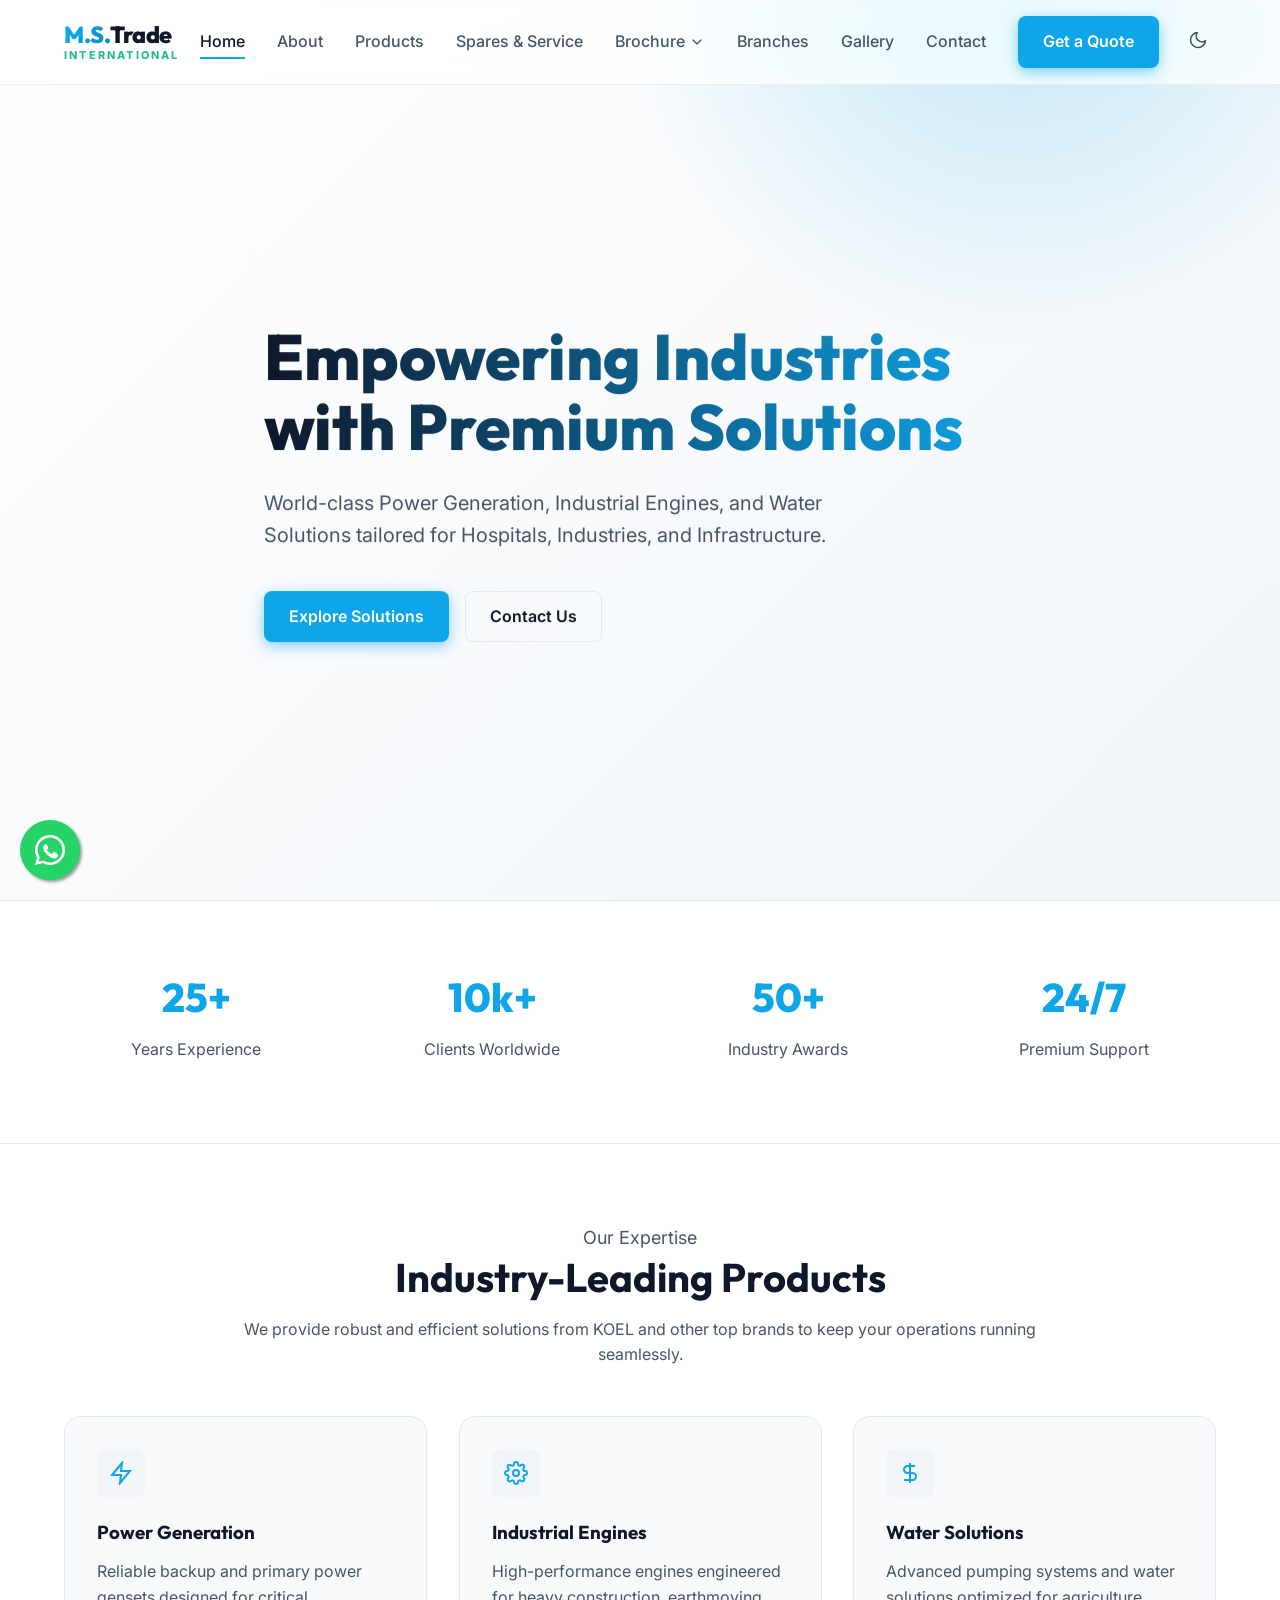
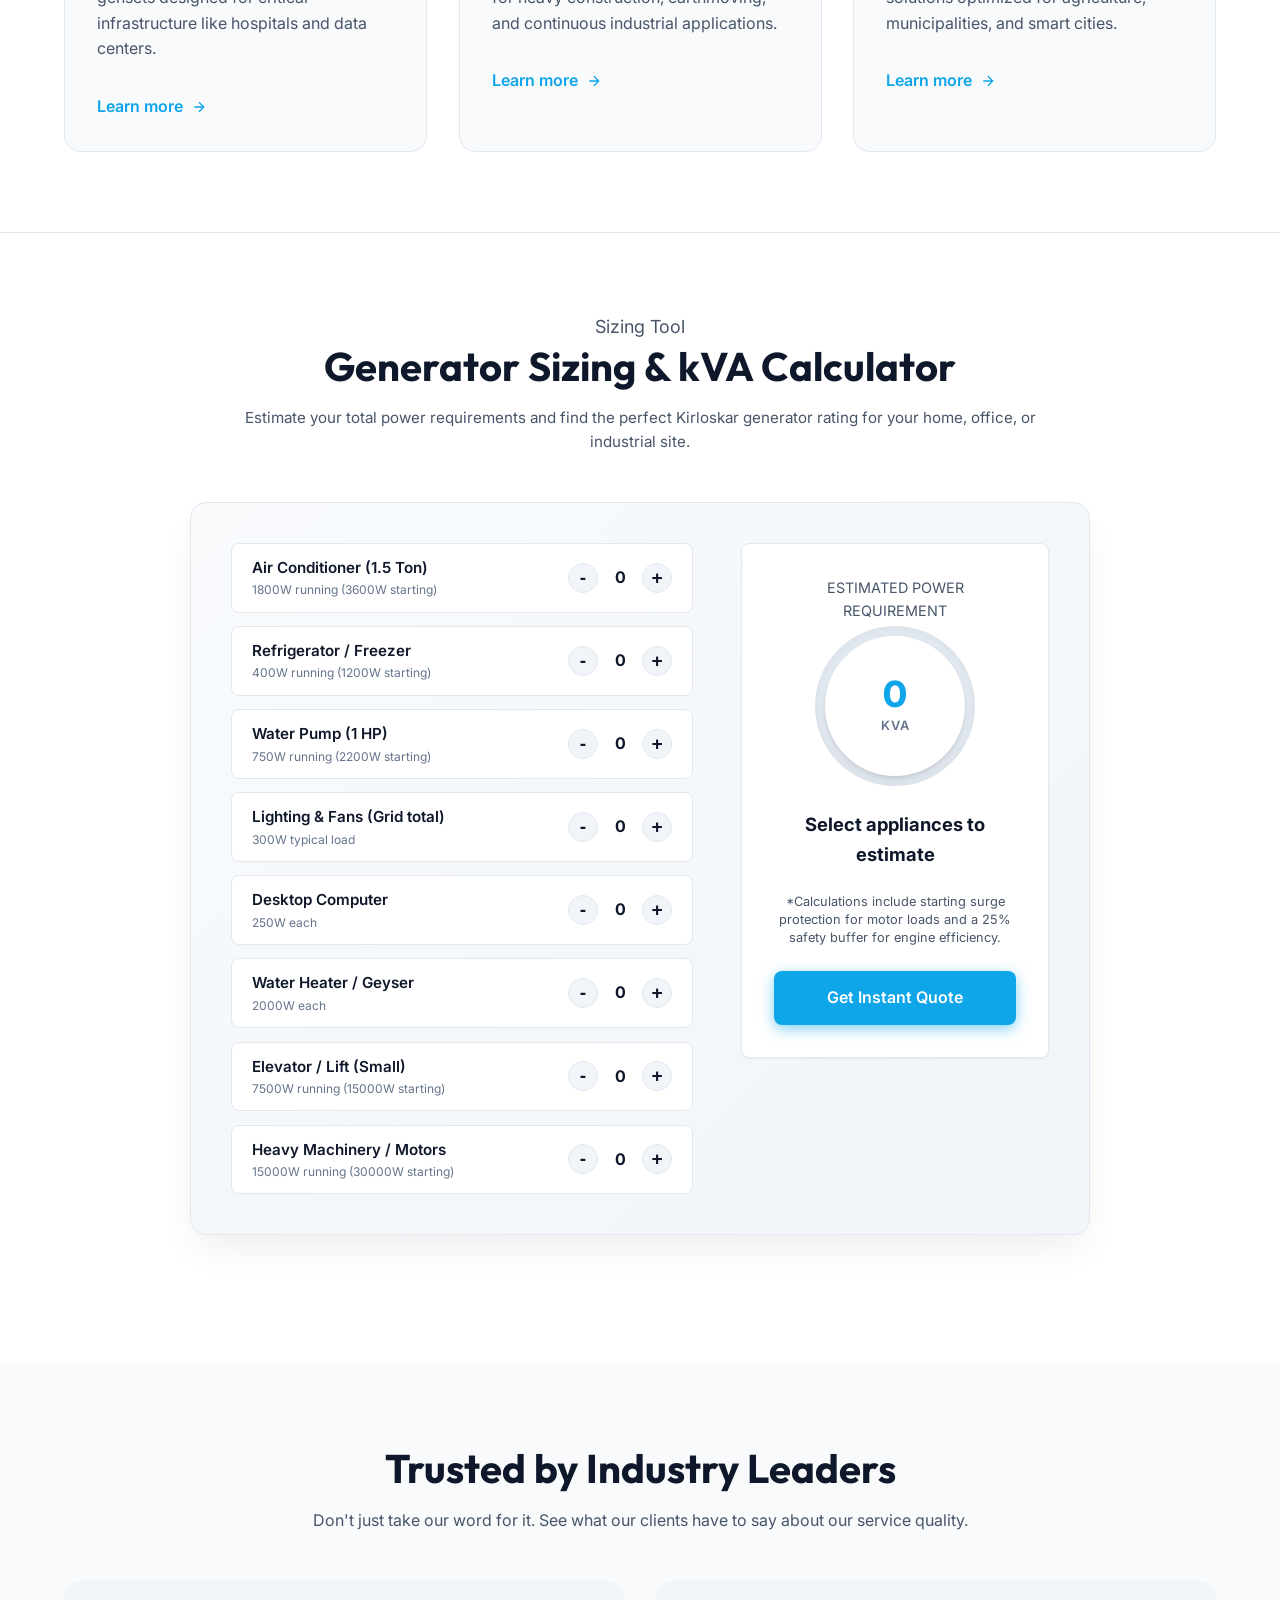
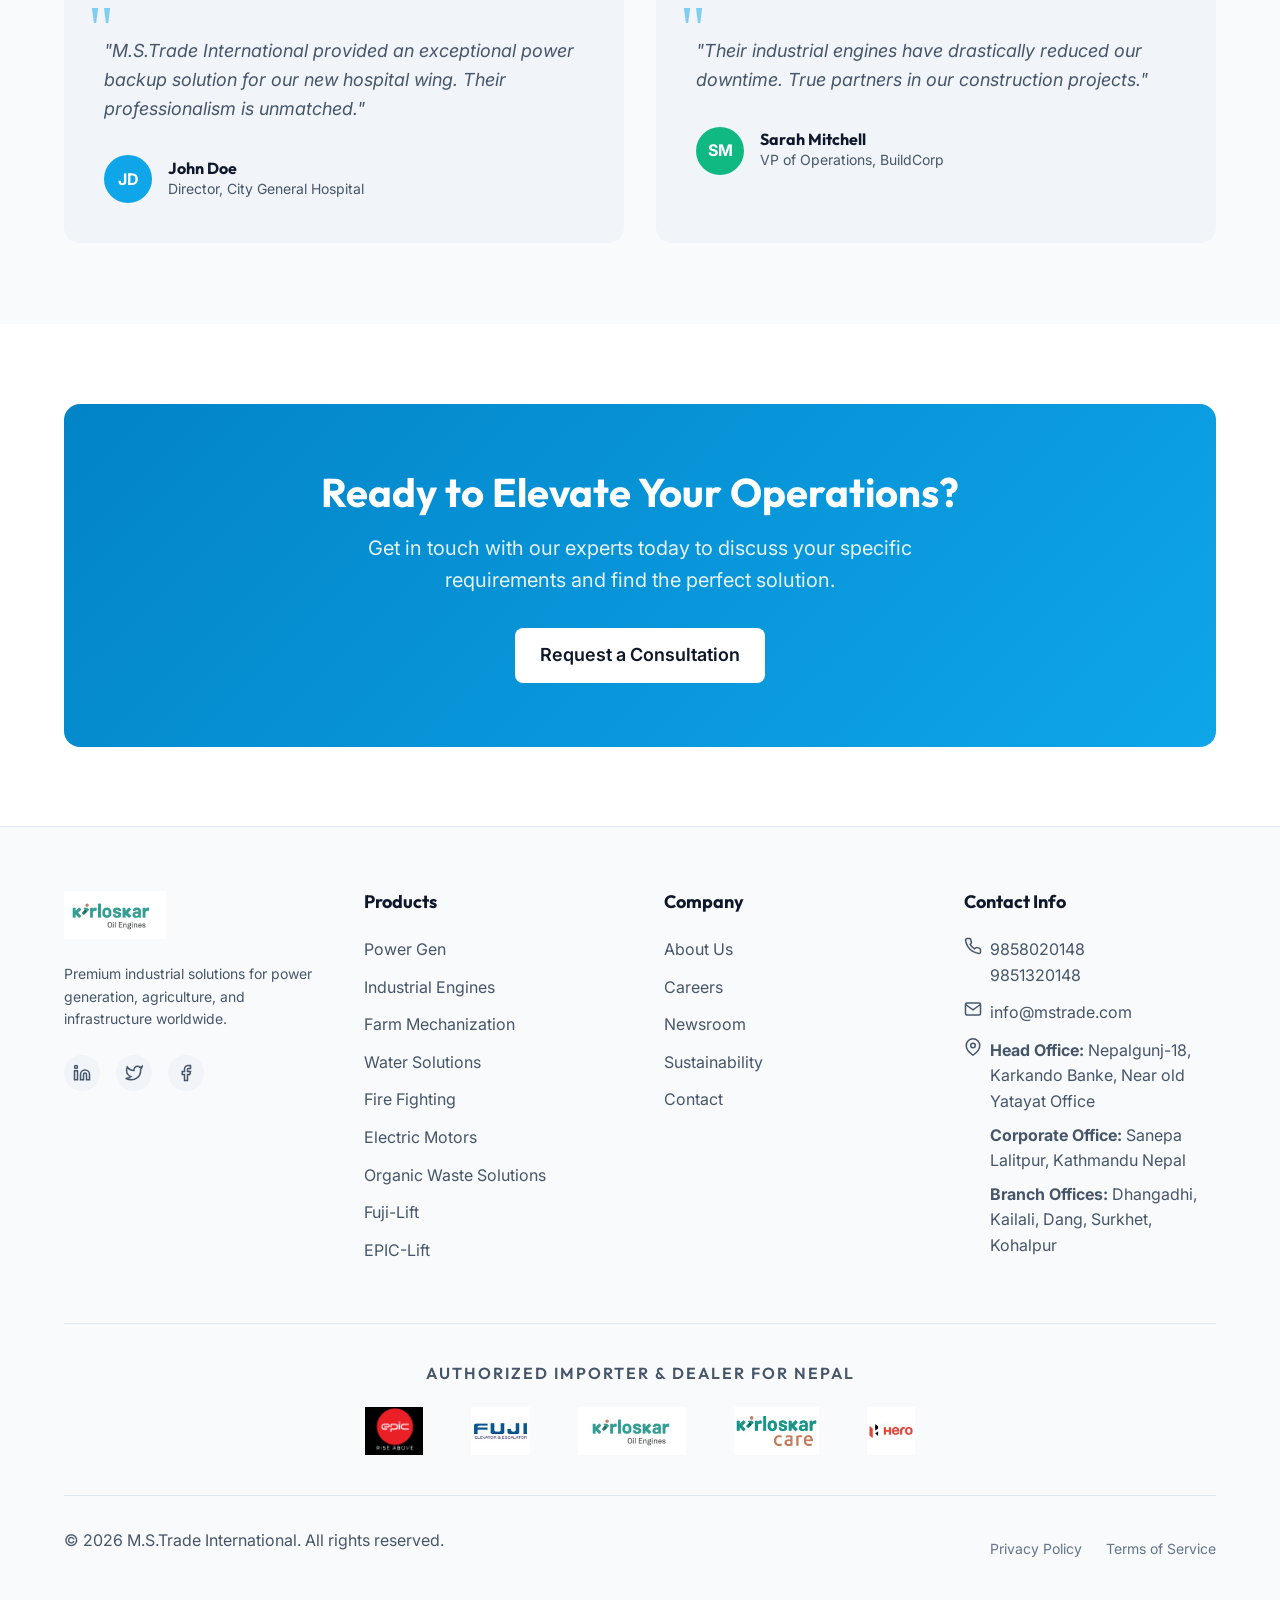
<file: index.html>
<!DOCTYPE html>
<html lang="en" data-theme="light">
<head>
    <meta charset="UTF-8">
    <meta name="viewport" content="width=device-width, initial-scale=1.0">
    <title>M.S.Trade International | Premium Power & Industrial Solutions</title>
    <meta name="description" content="M.S.Trade International offers world-class Power Gen, Industrial Engines, Farm Mechanization, and Water Solutions for hospitals, industries, and construction.">
    <meta name="keywords" content="Power Gen, Industrial Engines, Farm Mechanization, Water Solutions, KOEL, Generators, Pumps">
    
    <!-- CSS -->
    <link rel="stylesheet" href="./styles/main.css">
    <link rel="stylesheet" href="./styles/components.css">
    <link rel="stylesheet" href="./styles/animations.css">
    
    <!-- Schema Markup -->
    <script type="application/ld+json">
    {
      "@context": "https://schema.org",
      "@type": "Organization",
      "name": "M.S.Trade International",
      "url": "https://www.mstradeinternational.com",
      "logo": "https://www.mstradeinternational.com/logo.png",
      "description": "Leading provider of Power Gen, Industrial Engines, Farm Mechanization, and Water Solutions.",
      "industry": "Industrial Equipment"
    }
    </script>

    <style>
      /* Homepage Specific Styles */
      .hero {
        position: relative;
        padding: 12rem 2rem 8rem;
        min-height: 100vh;
        display: flex;
        align-items: center;
        background: linear-gradient(135deg, var(--bg-primary) 0%, var(--bg-tertiary) 100%);
        overflow: hidden;
      }
      
      .hero::before {
        content: '';
        position: absolute;
        top: -50%;
        right: -10%;
        width: 800px;
        height: 800px;
        border-radius: 50%;
        background: radial-gradient(circle, var(--accent-glow) 0%, rgba(14,165,233,0) 70%);
        opacity: 0.5;
        z-index: 0;
      }

      .hero-content {
        position: relative;
        z-index: 1;
        max-width: 800px;
      }

      .hero-title {
        font-size: clamp(3rem, 5vw, 5rem);
        font-weight: 800;
        line-height: 1.1;
        margin-bottom: 1.5rem;
        background: linear-gradient(to right, var(--text-primary), var(--accent-primary));
        -webkit-background-clip: text;
        -webkit-text-fill-color: transparent;
      }

      .hero-subtitle {
        font-size: 1.25rem;
        color: var(--text-secondary);
        margin-bottom: 2.5rem;
        max-width: 600px;
      }

      .hero-btns {
        display: flex;
        gap: 1rem;
        flex-wrap: wrap;
      }

      /* Trust Section */
      .trust-section {
        padding: 4rem 2rem;
        background-color: var(--bg-primary);
        border-top: 1px solid var(--border-color);
        border-bottom: 1px solid var(--border-color);
      }

      .stats-grid {
        display: grid;
        grid-template-columns: repeat(auto-fit, minmax(200px, 1fr));
        gap: 2rem;
        text-align: center;
      }

      .stat-number {
        font-size: 2.5rem;
        font-weight: 800;
        font-family: var(--font-display);
        color: var(--accent-primary);
        margin-bottom: 0.5rem;
      }

      /* Services Overview */
      .services-grid {
        display: grid;
        grid-template-columns: repeat(auto-fit, minmax(300px, 1fr));
        gap: 2rem;
      }
      
      /* Testimonials */
      .testimonial-card {
        background-color: var(--bg-tertiary);
        border-radius: var(--radius-lg);
        padding: 2.5rem;
        position: relative;
      }
      
      .testimonial-card::before {
        content: '"';
        position: absolute;
        top: 1rem;
        left: 1.5rem;
        font-size: 4rem;
        color: var(--accent-glow);
        font-family: serif;
        line-height: 1;
      }
      
      /* CTA Banner */
      .cta-banner {
        background: linear-gradient(135deg, var(--accent-secondary), var(--accent-primary));
        border-radius: var(--radius-lg);
        padding: 4rem 2rem;
        text-align: center;
        color: white;
      }
      .cta-banner h2 {
        color: white;
      }
      .cta-banner p {
        color: rgba(255, 255, 255, 0.9);
      }
    </style>
</head>
<body>

    <!-- Header Navigation -->
    <header class="header">
        <div class="nav-container">
            <a href="index.html" class="logo logo-text">
                <div class="logo-main-text">
                    <span class="logo-ms">M.S.</span>
                    <span class="logo-trade">Trade</span>
                </div>
                <span class="logo-sub">International</span>
            </a>
            
            <nav class="nav-links">
                <a href="index.html" class="nav-link active">Home</a>
                <a href="about.html" class="nav-link">About</a>
                <a href="products.html" class="nav-link">Products</a>
                <a href="spares-service.html" class="nav-link">Spares & Service</a>
                <div class="dropdown">
                    <a href="#" class="nav-link dropdown-btn" aria-haspopup="true" aria-expanded="false">
                        Brochure
                        <svg width="16" height="16" viewBox="0 0 24 24" fill="none" stroke="currentColor" stroke-width="2" stroke-linecap="round" stroke-linejoin="round"><polyline points="6 9 12 15 18 9"></polyline></svg>
                    </a>
                    <div class="dropdown-content brochure-dropdown-box">
                        <div class="brochure-header">
                            <h4>Technical Catalogues</h4>
                            <p>Download premium product brochures</p>
                        </div>
                        <div class="brochure-items">
                            <div class="brochure-card">
                                <div class="brochure-icon">
                                    <svg xmlns="http://www.w3.org/2000/svg" width="20" height="20" viewBox="0 0 24 24" fill="none" stroke="currentColor" stroke-width="2" stroke-linecap="round" stroke-linejoin="round"><path d="M14 2H6a2 2 0 0 0-2 2v16a2 2 0 0 0 2 2h12a2 2 0 0 0 2-2V8z"></path><polyline points="14 2 14 8 20 8"></polyline><line x1="16" y1="13" x2="8" y2="13"></line><line x1="16" y1="17" x2="8" y2="17"></line><polyline points="10 9 9 9 8 9"></polyline></svg>
                                </div>
                                <div class="brochure-info">
                                    <h5>Kirloskar Powergen</h5>
                                    <span>Domestic Powergen Brochure</span>
                                </div>
                                <a href="./Domestic_Kirloskar%20Powergen.pdf" download="Domestic_Kirloskar_Powergen_Brochure.pdf" class="brochure-download-btn" aria-label="Download Kirloskar Powergen Brochure" target="_blank">
                                    <svg xmlns="http://www.w3.org/2000/svg" width="18" height="18" viewBox="0 0 24 24" fill="none" stroke="currentColor" stroke-width="2" stroke-linecap="round" stroke-linejoin="round"><path d="M21 15v4a2 2 0 0 1-2 2H5a2 2 0 0 1-2-2v-4"></path><polyline points="7 10 12 15 17 10"></polyline><line x1="12" y1="15" x2="12" y2="3"></line></svg>
                                </a>
                            </div>
                        </div>
                    </div>
                </div>
                <a href="branches.html" class="nav-link">Branches</a>
                <a href="gallery.html" class="nav-link">Gallery</a>
                <a href="contact.html" class="nav-link">Contact</a>
                <a href="contact.html" class="btn btn-primary">Get a Quote</a>
            </nav>

            <div style="display: flex; align-items: center; gap: 1rem;">
                <button id="theme-toggle" class="theme-toggle" aria-label="Toggle Dark Mode">
                    <span id="theme-icon"></span>
                </button>
                <button class="mobile-menu-btn" aria-label="Menu" aria-expanded="false">
                    <svg xmlns="http://www.w3.org/2000/svg" width="24" height="24" viewBox="0 0 24 24" fill="none" stroke="currentColor" stroke-width="2" stroke-linecap="round" stroke-linejoin="round"><line x1="3" y1="12" x2="21" y2="12"></line><line x1="3" y1="6" x2="21" y2="6"></line><line x1="3" y1="18" x2="21" y2="18"></line></svg>
                </button>
            </div>
        </div>
    </header>

    <!-- Hero Section -->
    <section class="hero">
        <div class="container hero-content animate-on-scroll fade-in-up">
            <h1 class="hero-title">Empowering Industries with Premium Solutions</h1>
            <p class="hero-subtitle">World-class Power Generation, Industrial Engines, and Water Solutions tailored for Hospitals, Industries, and Infrastructure.</p>
            <div class="hero-btns">
                <a href="products.html" class="btn btn-primary hover-float">Explore Solutions</a>
                <a href="contact.html" class="btn btn-secondary hover-float">Contact Us</a>
            </div>
        </div>
    </section>

    <!-- Trust Indicators -->
    <section class="trust-section">
        <div class="container">
            <div class="stats-grid">
                <div class="stat-item animate-on-scroll fade-in-up delay-100">
                    <div class="stat-number">25+</div>
                    <p>Years Experience</p>
                </div>
                <div class="stat-item animate-on-scroll fade-in-up delay-200">
                    <div class="stat-number">10k+</div>
                    <p>Clients Worldwide</p>
                </div>
                <div class="stat-item animate-on-scroll fade-in-up delay-300">
                    <div class="stat-number">50+</div>
                    <p>Industry Awards</p>
                </div>
                <div class="stat-item animate-on-scroll fade-in-up delay-400">
                    <div class="stat-number">24/7</div>
                    <p>Premium Support</p>
                </div>
            </div>
        </div>
    </section>

    <!-- Services Overview -->
    <section class="section">
        <div class="container">
            <div class="section-header animate-on-scroll fade-in-up">
                <span class="section-subtitle">Our Expertise</span>
                <h2 class="section-title">Industry-Leading Products</h2>
                <p>We provide robust and efficient solutions from KOEL and other top brands to keep your operations running seamlessly.</p>
            </div>
            
            <div class="services-grid">
                <!-- Service 1 -->
                <div class="card animate-on-scroll fade-in-up delay-100">
                    <div class="card-icon">
                        <svg width="24" height="24" viewBox="0 0 24 24" fill="none" stroke="currentColor" stroke-width="2"><path d="M13 2L3 14h9l-1 8 10-12h-9l1-8z"/></svg>
                    </div>
                    <h3>Power Generation</h3>
                    <p>Reliable backup and primary power gensets designed for critical infrastructure like hospitals and data centers.</p>
                    <a href="products.html#power-gen" style="display:inline-flex; align-items:center; gap:0.5rem; margin-top:1rem; font-weight:600;">
                        Learn more <svg width="16" height="16" viewBox="0 0 24 24" fill="none" stroke="currentColor" stroke-width="2"><path d="M5 12h14M12 5l7 7-7 7"/></svg>
                    </a>
                </div>
                
                <!-- Service 2 -->
                <div class="card animate-on-scroll fade-in-up delay-200">
                    <div class="card-icon">
                        <svg width="24" height="24" viewBox="0 0 24 24" fill="none" stroke="currentColor" stroke-width="2"><circle cx="12" cy="12" r="3"/><path d="M19.4 15a1.65 1.65 0 0 0 .33 1.82l.06.06a2 2 0 0 1 0 2.83 2 2 0 0 1-2.83 0l-.06-.06a1.65 1.65 0 0 0-1.82-.33 1.65 1.65 0 0 0-1 1.51V21a2 2 0 0 1-2 2 2 2 0 0 1-2-2v-.09A1.65 1.65 0 0 0 9 19.4a1.65 1.65 0 0 0-1.82.33l-.06.06a2 2 0 0 1-2.83 0 2 2 0 0 1 0-2.83l.06-.06a1.65 1.65 0 0 0 .33-1.82 1.65 1.65 0 0 0-1.51-1H3a2 2 0 0 1-2-2 2 2 0 0 1 2-2h.09A1.65 1.65 0 0 0 4.6 9a1.65 1.65 0 0 0-.33-1.82l-.06-.06a2 2 0 0 1 0-2.83 2 2 0 0 1 2.83 0l.06.06a1.65 1.65 0 0 0 1.82.33H9a1.65 1.65 0 0 0 1-1.51V3a2 2 0 0 1 2-2 2 2 0 0 1 2 2v.09a1.65 1.65 0 0 0 1 1.51 1.65 1.65 0 0 0 1.82-.33l.06-.06a2 2 0 0 1 2.83 0 2 2 0 0 1 0 2.83l-.06.06a1.65 1.65 0 0 0-.33 1.82V9a1.65 1.65 0 0 0 1.51 1H21a2 2 0 0 1 2 2 2 2 0 0 1-2 2h-.09a1.65 1.65 0 0 0-1.51 1z"/></svg>
                    </div>
                    <h3>Industrial Engines</h3>
                    <p>High-performance engines engineered for heavy construction, earthmoving, and continuous industrial applications.</p>
                    <a href="products.html#industrial" style="display:inline-flex; align-items:center; gap:0.5rem; margin-top:1rem; font-weight:600;">
                        Learn more <svg width="16" height="16" viewBox="0 0 24 24" fill="none" stroke="currentColor" stroke-width="2"><path d="M5 12h14M12 5l7 7-7 7"/></svg>
                    </a>
                </div>

                <!-- Service 3 -->
                <div class="card animate-on-scroll fade-in-up delay-300">
                    <div class="card-icon">
                        <svg width="24" height="24" viewBox="0 0 24 24" fill="none" stroke="currentColor" stroke-width="2"><path d="M12 2v20M17 5H9.5a3.5 3.5 0 0 0 0 7h5a3.5 3.5 0 0 1 0 7H6"/></svg>
                    </div>
                    <h3>Water Solutions</h3>
                    <p>Advanced pumping systems and water solutions optimized for agriculture, municipalities, and smart cities.</p>
                    <a href="products.html#water" style="display:inline-flex; align-items:center; gap:0.5rem; margin-top:1rem; font-weight:600;">
                        Learn more <svg width="16" height="16" viewBox="0 0 24 24" fill="none" stroke="currentColor" stroke-width="2"><path d="M5 12h14M12 5l7 7-7 7"/></svg>
                    </a>
                </div>
            </div>
        </div>
    </section>

    <!-- Generator Sizing Calculator Section -->
    <section id="kva-calculator" class="section" style="border-top: 1px solid var(--border-color); background-color: var(--bg-primary);">
        <div class="container">
            <div class="section-header animate-on-scroll fade-in-up">
                <span class="section-subtitle">Sizing Tool</span>
                <h2 class="section-title">Generator Sizing & kVA Calculator</h2>
                <p class="calc-subtitle">Estimate your total power requirements and find the perfect Kirloskar generator rating for your home, office, or industrial site.</p>
            </div>

            <div class="calculator-card animate-on-scroll fade-in-up">
                <div class="calc-grid">
                    <!-- Left: Appliances List -->
                    <div class="appliance-list">
                        <!-- Appliance 1: AC -->
                        <div class="appliance-row">
                            <div class="appliance-info">
                                <span class="appliance-name">Air Conditioner (1.5 Ton)</span>
                                <span class="appliance-watts">1800W running (3600W starting)</span>
                            </div>
                            <div class="quantity-control">
                                <button type="button" class="qty-btn" data-type="ac" data-action="minus">-</button>
                                <span id="qty-ac" class="qty-val">0</span>
                                <button type="button" class="qty-btn" data-type="ac" data-action="plus">+</button>
                            </div>
                        </div>
                        <!-- Appliance 2: Fridge -->
                        <div class="appliance-row">
                            <div class="appliance-info">
                                <span class="appliance-name">Refrigerator / Freezer</span>
                                <span class="appliance-watts">400W running (1200W starting)</span>
                            </div>
                            <div class="quantity-control">
                                <button type="button" class="qty-btn" data-type="fridge" data-action="minus">-</button>
                                <span id="qty-fridge" class="qty-val">0</span>
                                <button type="button" class="qty-btn" data-type="fridge" data-action="plus">+</button>
                            </div>
                        </div>
                        <!-- Appliance 3: Water Pump -->
                        <div class="appliance-row">
                            <div class="appliance-info">
                                <span class="appliance-name">Water Pump (1 HP)</span>
                                <span class="appliance-watts">750W running (2200W starting)</span>
                            </div>
                            <div class="quantity-control">
                                <button type="button" class="qty-btn" data-type="pump" data-action="minus">-</button>
                                <span id="qty-pump" class="qty-val">0</span>
                                <button type="button" class="qty-btn" data-type="pump" data-action="plus">+</button>
                            </div>
                        </div>
                        <!-- Appliance 4: Lights -->
                        <div class="appliance-row">
                            <div class="appliance-info">
                                <span class="appliance-name">Lighting & Fans (Grid total)</span>
                                <span class="appliance-watts">300W typical load</span>
                            </div>
                            <div class="quantity-control">
                                <button type="button" class="qty-btn" data-type="lights" data-action="minus">-</button>
                                <span id="qty-lights" class="qty-val">0</span>
                                <button type="button" class="qty-btn" data-type="lights" data-action="plus">+</button>
                            </div>
                        </div>
                        <!-- Appliance 5: Computer -->
                        <div class="appliance-row">
                            <div class="appliance-info">
                                <span class="appliance-name">Desktop Computer</span>
                                <span class="appliance-watts">250W each</span>
                            </div>
                            <div class="quantity-control">
                                <button type="button" class="qty-btn" data-type="computer" data-action="minus">-</button>
                                <span id="qty-computer" class="qty-val">0</span>
                                <button type="button" class="qty-btn" data-type="computer" data-action="plus">+</button>
                            </div>
                        </div>
                        <!-- Appliance 6: Heater -->
                        <div class="appliance-row">
                            <div class="appliance-info">
                                <span class="appliance-name">Water Heater / Geyser</span>
                                <span class="appliance-watts">2000W each</span>
                            </div>
                            <div class="quantity-control">
                                <button type="button" class="qty-btn" data-type="heater" data-action="minus">-</button>
                                <span id="qty-heater" class="qty-val">0</span>
                                <button type="button" class="qty-btn" data-type="heater" data-action="plus">+</button>
                            </div>
                        </div>
                        <!-- Appliance 7: Lift -->
                        <div class="appliance-row">
                            <div class="appliance-info">
                                <span class="appliance-name">Elevator / Lift (Small)</span>
                                <span class="appliance-watts">7500W running (15000W starting)</span>
                            </div>
                            <div class="quantity-control">
                                <button type="button" class="qty-btn" data-type="lift" data-action="minus">-</button>
                                <span id="qty-lift" class="qty-val">0</span>
                                <button type="button" class="qty-btn" data-type="lift" data-action="plus">+</button>
                            </div>
                        </div>
                        <!-- Appliance 8: Machinery -->
                        <div class="appliance-row">
                            <div class="appliance-info">
                                <span class="appliance-name">Heavy Machinery / Motors</span>
                                <span class="appliance-watts">15000W running (30000W starting)</span>
                            </div>
                            <div class="quantity-control">
                                <button type="button" class="qty-btn" data-type="machinery" data-action="minus">-</button>
                                <span id="qty-machinery" class="qty-val">0</span>
                                <button type="button" class="qty-btn" data-type="machinery" data-action="plus">+</button>
                            </div>
                        </div>
                    </div>

                    <!-- Right: Results Panel -->
                    <div class="calc-results">
                        <div class="result-label">ESTIMATED POWER REQUIREMENT</div>
                        <div id="calc-dial" class="result-dial">
                            <div class="dial-content">
                                <span id="calc-kva-value" class="dial-value">0</span>
                                <span class="dial-unit">kVA</span>
                            </div>
                        </div>
                        <div id="calc-result-text" class="result-value-text">Select appliances to estimate</div>
                        <p style="font-size: 0.8rem; color: var(--text-secondary); margin-bottom: 1.5rem; line-height: 1.4;">
                            *Calculations include starting surge protection for motor loads and a 25% safety buffer for engine efficiency.
                        </p>
                        <a href="contact.html" id="calc-quote-btn" class="btn btn-primary calc-btn">Get Instant Quote</a>
                    </div>
                </div>
            </div>
        </div>
    </section>

    <!-- Testimonials -->
    <section class="section" style="background-color: var(--bg-secondary);">
        <div class="container">
            <div class="section-header animate-on-scroll fade-in-up">
                <h2 class="section-title">Trusted by Industry Leaders</h2>
                <p>Don't just take our word for it. See what our clients have to say about our service quality.</p>
            </div>
            
            <div class="services-grid">
                <div class="testimonial-card animate-on-scroll fade-in-up delay-100">
                    <p style="margin-top: 1rem; font-size: 1.125rem; font-style: italic;">"M.S.Trade International provided an exceptional power backup solution for our new hospital wing. Their professionalism is unmatched."</p>
                    <div style="margin-top: 2rem; display: flex; align-items: center; gap: 1rem;">
                        <div style="width: 48px; height: 48px; border-radius: 50%; background-color: var(--accent-primary); display: flex; align-items: center; justify-content: center; color: white; font-weight: bold;">JD</div>
                        <div>
                            <h4 style="margin: 0;">John Doe</h4>
                            <p style="margin: 0; font-size: 0.875rem;">Director, City General Hospital</p>
                        </div>
                    </div>
                </div>
                
                <div class="testimonial-card animate-on-scroll fade-in-up delay-200">
                    <p style="margin-top: 1rem; font-size: 1.125rem; font-style: italic;">"Their industrial engines have drastically reduced our downtime. True partners in our construction projects."</p>
                    <div style="margin-top: 2rem; display: flex; align-items: center; gap: 1rem;">
                        <div style="width: 48px; height: 48px; border-radius: 50%; background-color: var(--brand-green); display: flex; align-items: center; justify-content: center; color: white; font-weight: bold;">SM</div>
                        <div>
                            <h4 style="margin: 0;">Sarah Mitchell</h4>
                            <p style="margin: 0; font-size: 0.875rem;">VP of Operations, BuildCorp</p>
                        </div>
                    </div>
                </div>
            </div>
        </div>
    </section>

    <!-- CTA Banner Section -->
    <section class="section">
        <div class="container">
            <div class="cta-banner animate-on-scroll fade-in-up">
                <h2 class="section-title">Ready to Elevate Your Operations?</h2>
                <p style="font-size: 1.25rem; max-width: 600px; margin: 0 auto 2rem;">Get in touch with our experts today to discuss your specific requirements and find the perfect solution.</p>
                <a href="contact.html" class="btn" style="background-color: white; color: var(--text-primary); font-size: 1.125rem;">Request a Consultation</a>
            </div>
        </div>
    </section>

    <!-- Footer -->
    <footer class="footer">
        <div class="container">
            <div class="footer-grid">
                <div class="footer-col">
                    <a href="index.html" class="logo" style="margin-bottom: 1.5rem;">
                        <img src="./logo.png" alt="M.S.Trade International - Kirloskar Oil Engines">
                    </a>
                    <p style="font-size: 0.875rem;">Premium industrial solutions for power generation, agriculture, and infrastructure worldwide.</p>
                    <div class="social-links" style="margin-top: 1.5rem;">
                        <a href="#" class="social-link" aria-label="LinkedIn">
                            <svg width="18" height="18" viewBox="0 0 24 24" fill="none" stroke="currentColor" stroke-width="2"><path d="M16 8a6 6 0 0 1 6 6v7h-4v-7a2 2 0 0 0-2-2 2 2 0 0 0-2 2v7h-4v-7a6 6 0 0 1 6-6z"></path><rect x="2" y="9" width="4" height="12"></rect><circle cx="4" cy="4" r="2"></circle></svg>
                        </a>
                        <a href="#" class="social-link" aria-label="Twitter">
                            <svg width="18" height="18" viewBox="0 0 24 24" fill="none" stroke="currentColor" stroke-width="2"><path d="M23 3a10.9 10.9 0 0 1-3.14 1.53 4.48 4.48 0 0 0-7.86 3v1A10.66 10.66 0 0 1 3 4s-4 9 5 13a11.64 11.64 0 0 1-7 2c9 5 20 0 20-11.5a4.5 4.5 0 0 0-.08-.83A7.72 7.72 0 0 0 23 3z"></path></svg>
                        </a>
                        <a href="#" class="social-link" aria-label="Facebook">
                            <svg width="18" height="18" viewBox="0 0 24 24" fill="none" stroke="currentColor" stroke-width="2"><path d="M18 2h-3a5 5 0 0 0-5 5v3H7v4h3v8h4v-8h3l1-4h-4V7a1 1 0 0 1 1-1h3z"></path></svg>
                        </a>
                    </div>
                </div>
                
                <div class="footer-col">
                    <h4>Products</h4>
                    <ul class="footer-links">
                        <li><a href="products.html#power-gen">Power Gen</a></li>
                        <li><a href="products.html#industrial">Industrial Engines</a></li>
                        <li><a href="products.html#farm">Farm Mechanization</a></li>
                        <li><a href="products.html#water">Water Solutions</a></li>
                        <li><a href="products.html#fire">Fire Fighting</a></li>
                        <li><a href="products.html#motors">Electric Motors</a></li>
                        <li><a href="products.html#waste">Organic Waste Solutions</a></li>
                        <li><a href="products.html#fuji-lift">Fuji-Lift</a></li>
                        <li><a href="products.html#epic-lift">EPIC-Lift</a></li>
                    </ul>
                </div>

                <div class="footer-col">
                    <h4>Company</h4>
                    <ul class="footer-links">
                        <li><a href="about.html">About Us</a></li>
                        <li><a href="#">Careers</a></li>
                        <li><a href="#">Newsroom</a></li>
                        <li><a href="#">Sustainability</a></li>
                        <li><a href="contact.html">Contact</a></li>
                    </ul>
                </div>
                
                <div class="footer-col">
                    <h4>Contact Info</h4>
                    <ul class="footer-links">
                        <li style="display: flex; gap: 0.5rem; color: var(--text-secondary);">
                            <svg width="18" height="18" viewBox="0 0 24 24" fill="none" stroke="currentColor" stroke-width="2" style="flex-shrink: 0;"><path d="M22 16.92v3a2 2 0 0 1-2.18 2 19.79 19.79 0 0 1-8.63-3.07 19.5 19.5 0 0 1-6-6 19.79 19.79 0 0 1-3.07-8.67A2 2 0 0 1 4.11 2h3a2 2 0 0 1 2 1.72 12.84 12.84 0 0 0 .7 2.81 2 2 0 0 1-.45 2.11L8.09 9.91a16 16 0 0 0 6 6l1.27-1.27a2 2 0 0 1 2.11-.45 12.84 12.84 0 0 0 2.81.7A2 2 0 0 1 22 16.92z"></path></svg>
                            <div style="display: flex; flex-direction: column;">
                                <span>9858020148</span>
                                <span>9851320148</span>
                            </div>
                        </li>
                        <li style="display: flex; gap: 0.5rem; color: var(--text-secondary);">
                            <svg width="18" height="18" viewBox="0 0 24 24" fill="none" stroke="currentColor" stroke-width="2" style="flex-shrink: 0;"><path d="M4 4h16c1.1 0 2 .9 2 2v12c0 1.1-.9 2-2 2H4c-1.1 0-2-.9-2-2V6c0-1.1.9-2 2-2z"></path><polyline points="22,6 12,13 2,6"></polyline></svg>
                            info@mstrade.com
                        </li>
                        <li style="display: flex; gap: 0.5rem; color: var(--text-secondary);">
                            <svg width="18" height="18" viewBox="0 0 24 24" fill="none" stroke="currentColor" stroke-width="2" style="flex-shrink: 0;"><path d="M21 10c0 7-9 13-9 13s-9-6-9-13a9 9 0 0 1 18 0z"></path><circle cx="12" cy="10" r="3"></circle></svg>
                            <div style="display: flex; flex-direction: column; gap: 0.5rem;">
                                <span><strong>Head Office:</strong> Nepalgunj-18, Karkando Banke, Near old Yatayat Office</span>
                                <span><strong>Corporate Office:</strong> Sanepa Lalitpur, Kathmandu Nepal</span>
                                <span><strong>Branch Offices:</strong> Dhangadhi, Kailali, Dang, Surkhet, Kohalpur</span>
                            </div>
                        </li>
                    </ul>
                </div>
            </div>
            <div style="text-align: center; padding-top: 2.5rem; margin-top: 2.5rem; border-top: 1px solid var(--border-color);">
                <h4 style="color: var(--text-secondary); font-size: 1rem; font-weight: 600; text-transform: uppercase; letter-spacing: 2px; margin: 0;">Authorized Importer & Dealer For Nepal</h4>
            </div>
            <div class="footer-logos" style="border-top: none; padding-top: 1.5rem; margin-top: 0;">
                <img src="./footer-1.png" alt="Brand Logo 1" class="footer-logo">
                <img src="./footer-2.jpeg" alt="Brand Logo 2" class="footer-logo">
                <img src="./footer-3.png" alt="Brand Logo 3" class="footer-logo">
                <img src="./footer-4.jpeg" alt="Brand Logo 4" class="footer-logo">
                <img src="./footer-5.jpeg" alt="Brand Logo 5" class="footer-logo">
            </div>
            <div class="footer-bottom">
                <p>&copy; 2026 M.S.Trade International. All rights reserved.</p>
                <div style="display: flex; gap: 1.5rem;">
                    <a href="#" style="color: var(--text-tertiary); font-size: 0.875rem;">Privacy Policy</a>
                    <a href="#" style="color: var(--text-tertiary); font-size: 0.875rem;">Terms of Service</a>
                </div>
            </div>
        </div>
    </footer>

    <!-- Back to top -->
    <button id="back-to-top" class="back-to-top" aria-label="Back to top">
        <svg width="24" height="24" viewBox="0 0 24 24" fill="none" stroke="currentColor" stroke-width="2" stroke-linecap="round" stroke-linejoin="round"><polyline points="18 15 12 9 6 15"></polyline></svg>
    </button>

    <!-- JS -->
    <script src="./js/main.js"></script>
    <!-- WhatsApp Floating Button -->
    <a href="https://wa.me/9779858020148" class="whatsapp-float" target="_blank" aria-label="Chat with us on WhatsApp">
        <svg xmlns="http://www.w3.org/2000/svg" width="30" height="30" viewBox="0 0 24 24" fill="#fff" stroke="none"><path d="M12.031 0C5.394 0 0 5.395 0 12.032c0 2.128.555 4.195 1.611 6.012L.032 24l6.096-1.597A11.968 11.968 0 0 0 12.031 24c6.637 0 12.032-5.396 12.032-12.032C24.063 5.395 18.668 0 12.031 0zm0 22.015a9.965 9.965 0 0 1-5.083-1.39l-.364-.216-3.774.989.998-3.68-.237-.376A9.957 9.957 0 0 1 2.062 12.03C2.062 6.529 6.531 2.061 12.031 2.061c5.5 0 9.969 4.468 9.969 9.97 0 5.5-4.469 9.968-9.969 9.968zm5.474-7.464c-.3-.151-1.774-.876-2.05-.976-.275-.1-.475-.15-.675.151-.2.301-.775.976-.95 1.176-.175.2-.35.226-.65.076-1.298-.636-2.485-1.517-3.415-2.529-.395-.427-.246-.644.053-.94.148-.145.3-.301.45-.451.15-.15.2-.25.3-.401.1-.15.05-.276-.025-.426-.075-.15-.675-1.626-.925-2.227-.241-.578-.485-.5-.675-.51h-.575c-.2 0-.525.075-.8.375-.275.3-1.05 1.026-1.05 2.503 0 1.477 1.075 2.903 1.225 3.104.15.2 2.115 3.228 5.126 4.526 1.834.792 2.531.85 3.425.713.91-.14 1.774-.726 2.024-1.427.25-.701.25-1.302.175-1.427-.075-.125-.275-.2-.575-.35z"/></svg>
    </a>

</body>
</html>
</file>
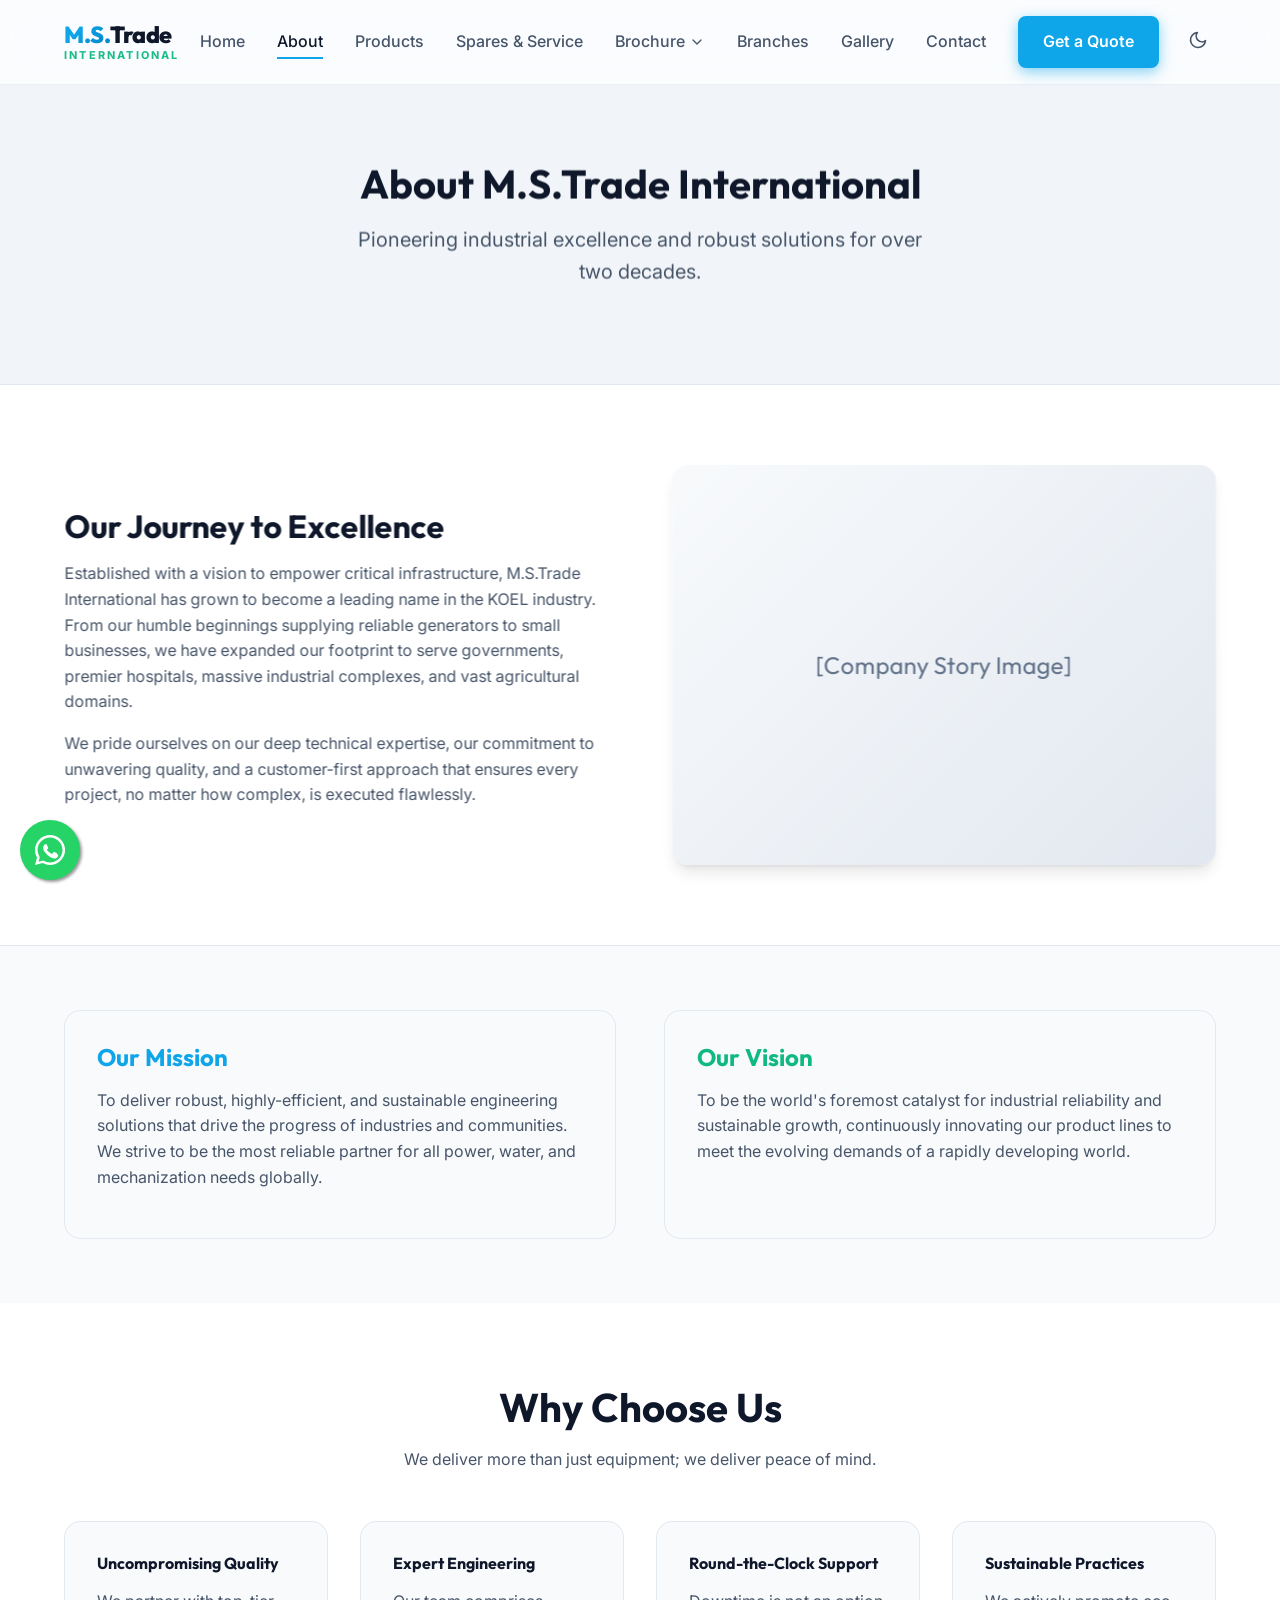
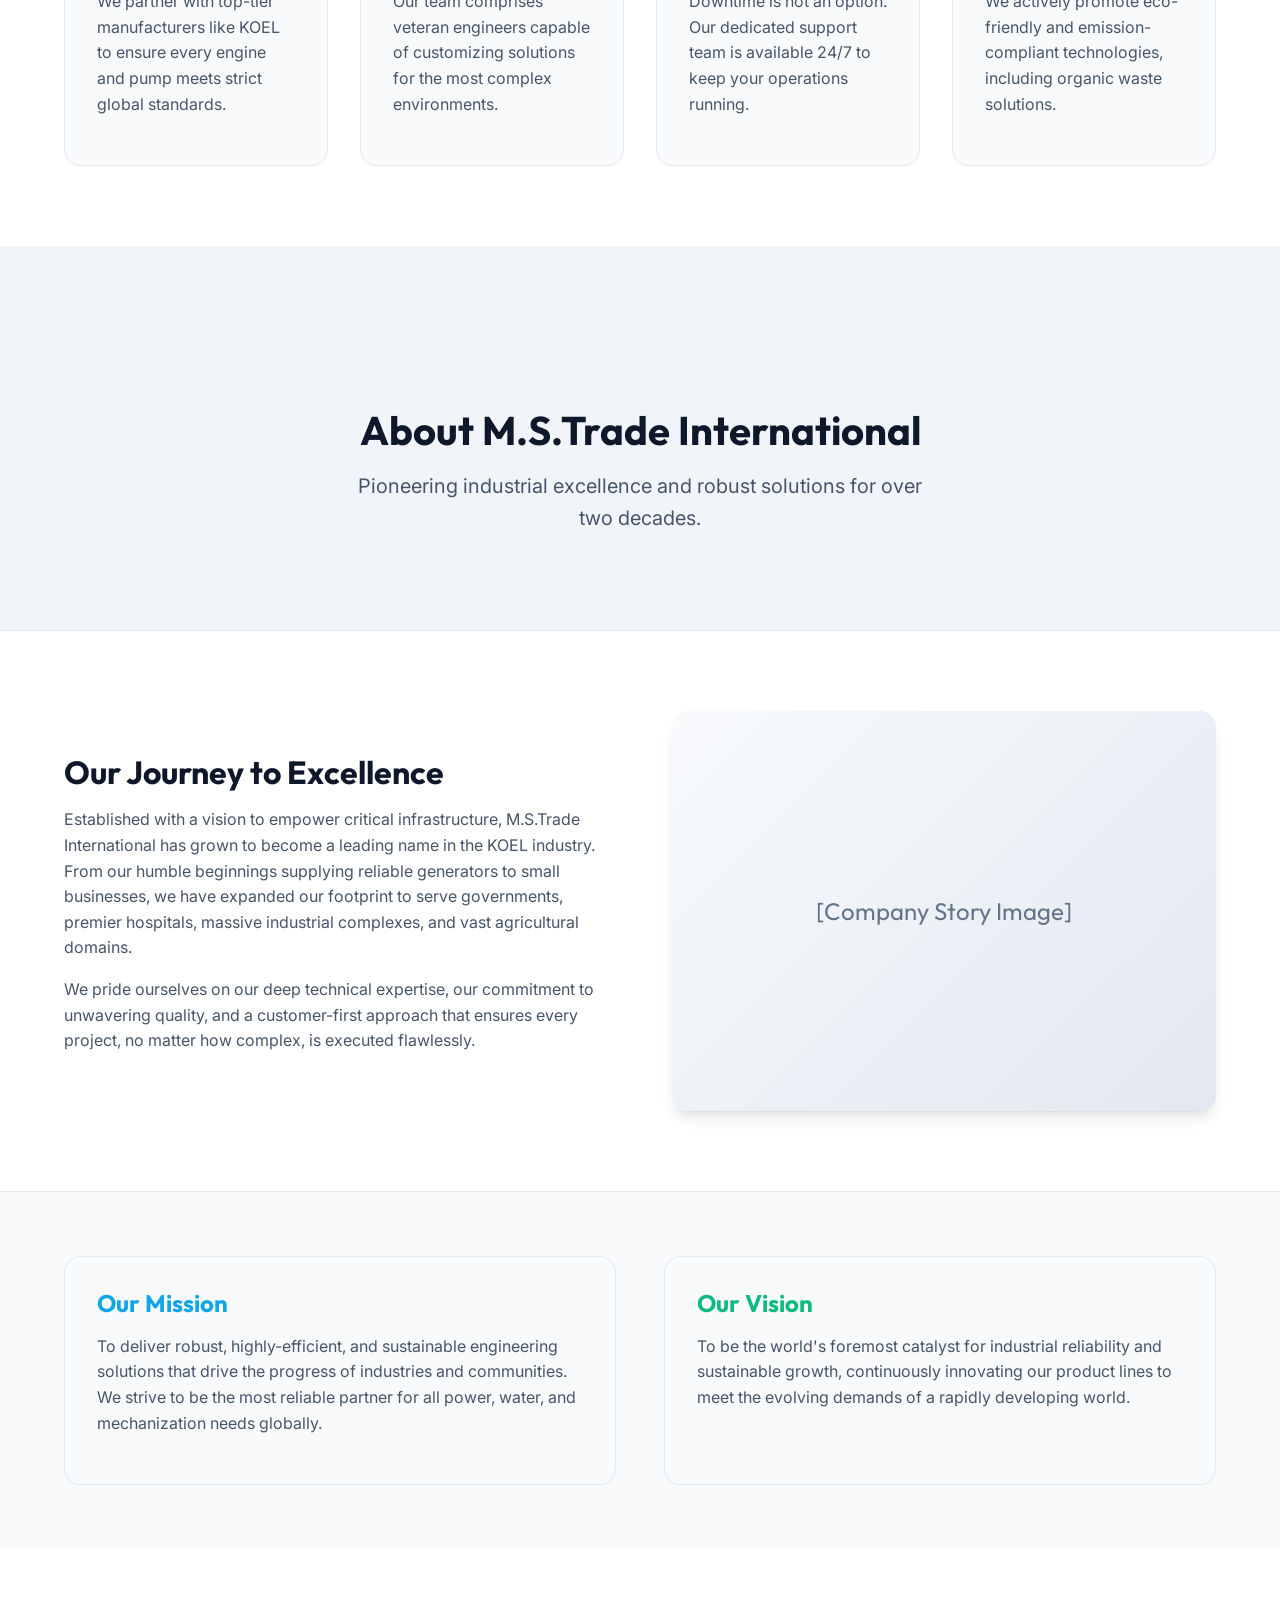
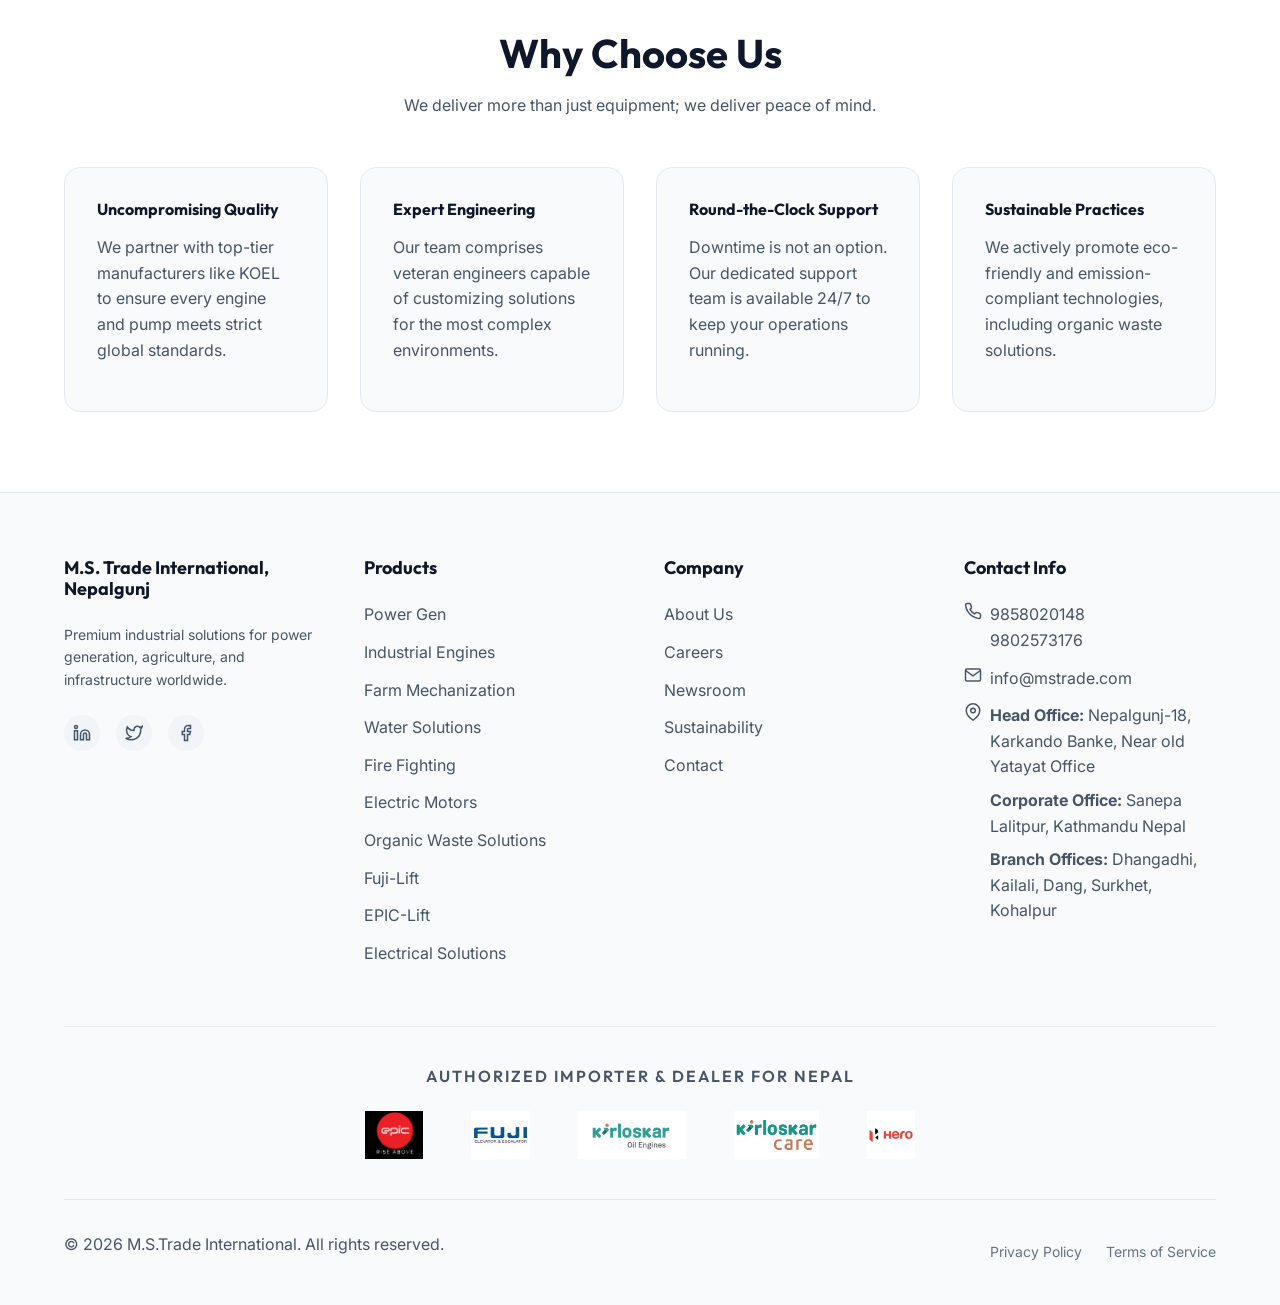
<file: about.html>
<!DOCTYPE html>
<html lang="en" data-theme="light">
<head>
    <meta charset="UTF-8">
    <meta name="viewport" content="width=device-width, initial-scale=1.0">
    <title>About Us | M.S.Trade International</title>
    <meta name="description" content="Learn about M.S.Trade International's mission, history, and our dedicated team providing premium industrial solutions.">
    
    <!-- CSS -->
    <link rel="stylesheet" href="./styles/main.css">
    <link rel="stylesheet" href="./styles/components.css">
    <link rel="stylesheet" href="./styles/animations.css">

    <style>
      .page-header {
        padding: 10rem 2rem 6rem;
        background: var(--bg-tertiary);
        text-align: center;
        border-bottom: 1px solid var(--border-color);
      }
      
      .story-grid {
        display: grid;
        grid-template-columns: 1fr 1fr;
        gap: 4rem;
        align-items: center;
      }

      .image-placeholder {
        background: linear-gradient(135deg, var(--bg-secondary), var(--border-color));
        border-radius: var(--radius-lg);
        height: 400px;
        display: flex;
        align-items: center;
        justify-content: center;
        color: var(--text-tertiary);
        font-family: var(--font-display);
        font-size: 1.5rem;
        box-shadow: var(--shadow-lg);
      }

      .mission-vision {
        background-color: var(--bg-secondary);
        padding: 4rem 0;
        border-top: 1px solid var(--border-color);
      }

      .mv-grid {
        display: grid;
        grid-template-columns: 1fr 1fr;
        gap: 3rem;
      }
      
      .team-grid {
        display: grid;
        grid-template-columns: repeat(auto-fill, minmax(250px, 1fr));
        gap: 2rem;
      }

      .team-member {
        text-align: center;
      }

      .team-photo {
        width: 150px;
        height: 150px;
        border-radius: 50%;
        background-color: var(--bg-tertiary);
        margin: 0 auto 1.5rem;
        border: 4px solid var(--bg-primary);
        box-shadow: var(--shadow-md);
      }

      @media (max-width: 768px) {
        .story-grid, .mv-grid {
          grid-template-columns: 1fr;
        }
      }
    </style>
</head>
<body>

    <!-- Header Navigation -->
    <header class="header">
        <div class="nav-container">
            <a href="index.html" class="logo logo-text">
                <div class="logo-main-text">
                    <span class="logo-ms">M.S.</span>
                    <span class="logo-trade">Trade</span>
                </div>
                <span class="logo-sub">International</span>
            </a>
            
            <nav class="nav-links">
                <a href="index.html" class="nav-link">Home</a>
                <a href="about.html" class="nav-link active">About</a>
                <a href="products.html" class="nav-link">Products</a>
                <a href="spares-service.html" class="nav-link">Spares & Service</a>
                <div class="dropdown">
                    <a href="#" class="nav-link dropdown-btn" aria-haspopup="true" aria-expanded="false">
                        Brochure
                        <svg width="16" height="16" viewBox="0 0 24 24" fill="none" stroke="currentColor" stroke-width="2" stroke-linecap="round" stroke-linejoin="round"><polyline points="6 9 12 15 18 9"></polyline></svg>
                    </a>
                    <div class="dropdown-content brochure-dropdown-box">
                        <div class="brochure-header">
                            <h4>Technical Catalogues</h4>
                            <p>Download premium product brochures</p>
                        </div>
                        <div class="brochure-items">
                            <div class="brochure-card">
                                <div class="brochure-icon">
                                    <svg xmlns="http://www.w3.org/2000/svg" width="20" height="20" viewBox="0 0 24 24" fill="none" stroke="currentColor" stroke-width="2" stroke-linecap="round" stroke-linejoin="round"><path d="M14 2H6a2 2 0 0 0-2 2v16a2 2 0 0 0 2 2h12a2 2 0 0 0 2-2V8z"></path><polyline points="14 2 14 8 20 8"></polyline><line x1="16" y1="13" x2="8" y2="13"></line><line x1="16" y1="17" x2="8" y2="17"></line><polyline points="10 9 9 9 8 9"></polyline></svg>
                                </div>
                                <div class="brochure-info">
                                    <h5>Kirloskar Powergen</h5>
                                    <span>Domestic Powergen Brochure</span>
                                </div>
                                <a href="./Domestic_Kirloskar%20Powergen.pdf" download="Domestic_Kirloskar_Powergen_Brochure.pdf" class="brochure-download-btn" aria-label="Download Kirloskar Powergen Brochure" target="_blank">
                                    <svg xmlns="http://www.w3.org/2000/svg" width="18" height="18" viewBox="0 0 24 24" fill="none" stroke="currentColor" stroke-width="2" stroke-linecap="round" stroke-linejoin="round"><path d="M21 15v4a2 2 0 0 1-2 2H5a2 2 0 0 1-2-2v-4"></path><polyline points="7 10 12 15 17 10"></polyline><line x1="12" y1="15" x2="12" y2="3"></line></svg>
                                </a>
                            </div>
                        </div>
                    </div>
                </div>
                <a href="branches.html" class="nav-link">Branches</a>
                <a href="gallery.html" class="nav-link">Gallery</a>
                <a href="contact.html" class="nav-link">Contact</a>
                <a href="contact.html" class="btn btn-primary">Get a Quote</a>
            </nav>

            <div style="display: flex; align-items: center; gap: 1rem;">
                <button id="theme-toggle" class="theme-toggle" aria-label="Toggle Dark Mode">
                    <span id="theme-icon"></span>
                </button>
                <button class="mobile-menu-btn" aria-label="Menu" aria-expanded="false">
                    <svg xmlns="http://www.w3.org/2000/svg" width="24" height="24" viewBox="0 0 24 24" fill="none" stroke="currentColor" stroke-width="2" stroke-linecap="round" stroke-linejoin="round"><line x1="3" y1="12" x2="21" y2="12"></line><line x1="3" y1="6" x2="21" y2="6"></line><line x1="3" y1="18" x2="21" y2="18"></line></svg>
                </button>
            </div>
        </div>
    </header>

    <!-- Page Header -->
    <section class="page-header">
        <div class="container animate-on-scroll fade-in-up">
            <h1 class="section-title">About M.S.Trade International</h1>
            <p style="font-size: 1.25rem; max-width: 600px; margin: 0 auto;">Pioneering industrial excellence and robust solutions for over two decades.</p>
        </div>
    </section>

    <!-- Company Story -->
    <section class="section">
        <div class="container">
            <div class="story-grid">
                <div class="animate-on-scroll fade-in-right">
                    <h2 class="section-title" style="font-size: 2rem;">Our Journey to Excellence</h2>
                    <p>Established with a vision to empower critical infrastructure, M.S.Trade International has grown to become a leading name in the KOEL industry. From our humble beginnings supplying reliable generators to small businesses, we have expanded our footprint to serve governments, premier hospitals, massive industrial complexes, and vast agricultural domains.</p>
                    <p>We pride ourselves on our deep technical expertise, our commitment to unwavering quality, and a customer-first approach that ensures every project, no matter how complex, is executed flawlessly.</p>
                </div>
                <div class="image-placeholder animate-on-scroll fade-in-left">
                    [Company Story Image]
                </div>
            </div>
        </div>
    </section>

    <!-- Mission & Vision -->
    <section class="mission-vision">
        <div class="container">
            <div class="mv-grid">
                <div class="card animate-on-scroll fade-in-up delay-100">
                    <h3 style="color: var(--accent-primary); font-size: 1.5rem;">Our Mission</h3>
                    <p>To deliver robust, highly-efficient, and sustainable engineering solutions that drive the progress of industries and communities. We strive to be the most reliable partner for all power, water, and mechanization needs globally.</p>
                </div>
                <div class="card animate-on-scroll fade-in-up delay-200">
                    <h3 style="color: var(--brand-green); font-size: 1.5rem;">Our Vision</h3>
                    <p>To be the world's foremost catalyst for industrial reliability and sustainable growth, continuously innovating our product lines to meet the evolving demands of a rapidly developing world.</p>
                </div>
            </div>
        </div>
    </section>

    <!-- Why Choose Us -->
    <section class="section">
        <div class="container">
            <div class="section-header animate-on-scroll fade-in-up">
                <h2 class="section-title">Why Choose Us</h2>
                <p>We deliver more than just equipment; we deliver peace of mind.</p>
            </div>
            
            <div style="display: grid; grid-template-columns: repeat(auto-fit, minmax(250px, 1fr)); gap: 2rem;">
                <div class="card animate-on-scroll fade-in-up delay-100">
                    <h4>Uncompromising Quality</h4>
                    <p>We partner with top-tier manufacturers like KOEL to ensure every engine and pump meets strict global standards.</p>
                </div>
                <div class="card animate-on-scroll fade-in-up delay-200">
                    <h4>Expert Engineering</h4>
                    <p>Our team comprises veteran engineers capable of customizing solutions for the most complex environments.</p>
                </div>
                <div class="card animate-on-scroll fade-in-up delay-300">
                    <h4>Round-the-Clock Support</h4>
                    <p>Downtime is not an option. Our dedicated support team is available 24/7 to keep your operations running.</p>
                </div>
                <div class="card animate-on-scroll fade-in-up delay-400">
                    <h4>Sustainable Practices</h4>
                    <p>We actively promote eco-friendly and emission-compliant technologies, including organic waste solutions.</p>
                </div>
            </div>
        </div>
    </section>



    <!-- Page Header -->
    <section class="page-header">
        <div class="container animate-on-scroll fade-in-up">
            <h1 class="section-title">About M.S.Trade International</h1>
            <p style="font-size: 1.25rem; max-width: 600px; margin: 0 auto;">Pioneering industrial excellence and robust solutions for over two decades.</p>
        </div>
    </section>

    <!-- Company Story -->
    <section class="section">
        <div class="container">
            <div class="story-grid">
                <div class="animate-on-scroll fade-in-right">
                    <h2 class="section-title" style="font-size: 2rem;">Our Journey to Excellence</h2>
                    <p>Established with a vision to empower critical infrastructure, M.S.Trade International has grown to become a leading name in the KOEL industry. From our humble beginnings supplying reliable generators to small businesses, we have expanded our footprint to serve governments, premier hospitals, massive industrial complexes, and vast agricultural domains.</p>
                    <p>We pride ourselves on our deep technical expertise, our commitment to unwavering quality, and a customer-first approach that ensures every project, no matter how complex, is executed flawlessly.</p>
                </div>
                <div class="image-placeholder animate-on-scroll fade-in-left">
                    [Company Story Image]
                </div>
            </div>
        </div>
    </section>

    <!-- Mission & Vision -->
    <section class="mission-vision">
        <div class="container">
            <div class="mv-grid">
                <div class="card animate-on-scroll fade-in-up delay-100">
                    <h3 style="color: var(--accent-primary); font-size: 1.5rem;">Our Mission</h3>
                    <p>To deliver robust, highly-efficient, and sustainable engineering solutions that drive the progress of industries and communities. We strive to be the most reliable partner for all power, water, and mechanization needs globally.</p>
                </div>
                <div class="card animate-on-scroll fade-in-up delay-200">
                    <h3 style="color: var(--brand-green); font-size: 1.5rem;">Our Vision</h3>
                    <p>To be the world's foremost catalyst for industrial reliability and sustainable growth, continuously innovating our product lines to meet the evolving demands of a rapidly developing world.</p>
                </div>
            </div>
        </div>
    </section>

    <!-- Why Choose Us -->
    <section class="section">
        <div class="container">
            <div class="section-header animate-on-scroll fade-in-up">
                <h2 class="section-title">Why Choose Us</h2>
                <p>We deliver more than just equipment; we deliver peace of mind.</p>
            </div>
            
            <div style="display: grid; grid-template-columns: repeat(auto-fit, minmax(250px, 1fr)); gap: 2rem;">
                <div class="card animate-on-scroll fade-in-up delay-100">
                    <h4>Uncompromising Quality</h4>
                    <p>We partner with top-tier manufacturers like KOEL to ensure every engine and pump meets strict global standards.</p>
                </div>
                <div class="card animate-on-scroll fade-in-up delay-200">
                    <h4>Expert Engineering</h4>
                    <p>Our team comprises veteran engineers capable of customizing solutions for the most complex environments.</p>
                </div>
                <div class="card animate-on-scroll fade-in-up delay-300">
                    <h4>Round-the-Clock Support</h4>
                    <p>Downtime is not an option. Our dedicated support team is available 24/7 to keep your operations running.</p>
                </div>
                <div class="card animate-on-scroll fade-in-up delay-400">
                    <h4>Sustainable Practices</h4>
                    <p>We actively promote eco-friendly and emission-compliant technologies, including organic waste solutions.</p>
                </div>
            </div>
        </div>
    </section>

    <!-- Footer -->
    <footer class="footer">
        <div class="container">
            <div class="footer-grid">
                <div class="footer-col">
                    <h4>M.S. Trade International, Nepalgunj</h4>
                    <p style="font-size: 0.875rem;">Premium industrial solutions for power generation, agriculture, and infrastructure worldwide.</p>
                    <div class="social-links" style="margin-top: 1.5rem;">
                        <a href="#" class="social-link" aria-label="LinkedIn">
                            <svg width="18" height="18" viewBox="0 0 24 24" fill="none" stroke="currentColor" stroke-width="2"><path d="M16 8a6 6 0 0 1 6 6v7h-4v-7a2 2 0 0 0-2-2 2 2 0 0 0-2 2v7h-4v-7a6 6 0 0 1 6-6z"></path><rect x="2" y="9" width="4" height="12"></rect><circle cx="4" cy="4" r="2"></circle></svg>
                        </a>
                        <a href="#" class="social-link" aria-label="Twitter">
                            <svg width="18" height="18" viewBox="0 0 24 24" fill="none" stroke="currentColor" stroke-width="2"><path d="M23 3a10.9 10.9 0 0 1-3.14 1.53 4.48 4.48 0 0 0-7.86 3v1A10.66 10.66 0 0 1 3 4s-4 9 5 13a11.64 11.64 0 0 1-7 2c9 5 20 0 20-11.5a4.5 4.5 0 0 0-.08-.83A7.72 7.72 0 0 0 23 3z"></path></svg>
                        </a>
                        <a href="#" class="social-link" aria-label="Facebook">
                            <svg width="18" height="18" viewBox="0 0 24 24" fill="none" stroke="currentColor" stroke-width="2"><path d="M18 2h-3a5 5 0 0 0-5 5v3H7v4h3v8h4v-8h3l1-4h-4V7a1 1 0 0 1 1-1h3z"></path></svg>
                        </a>
                    </div>
                </div>

                <div class="footer-col">
                    <h4>Products</h4>
                    <ul class="footer-links">
                        <li><a href="products.html#power-gen">Power Gen</a></li>
                        <li><a href="products.html#industrial">Industrial Engines</a></li>
                        <li><a href="products.html#farm">Farm Mechanization</a></li>
                        <li><a href="products.html#water">Water Solutions</a></li>
                        <li><a href="products.html#fire">Fire Fighting</a></li>
                        <li><a href="products.html#motors">Electric Motors</a></li>
                        <li><a href="products.html#waste">Organic Waste Solutions</a></li>
                        <li><a href="products.html#fuji-lift">Fuji-Lift</a></li>
                        <li><a href="products.html#epic-lift">EPIC-Lift</a></li>
                        <li><a href="products.html#electrical">Electrical Solutions</a></li>
                    </ul>
                </div>

                <div class="footer-col">
                    <h4>Company</h4>
                    <ul class="footer-links">
                        <li><a href="about.html">About Us</a></li>
                        <li><a href="#">Careers</a></li>
                        <li><a href="#">Newsroom</a></li>
                        <li><a href="#">Sustainability</a></li>
                        <li><a href="contact.html">Contact</a></li>
                    </ul>
                </div>

                <div class="footer-col">
                    <h4>Contact Info</h4>
                    <ul class="footer-links">
                        <li style="display: flex; gap: 0.5rem; color: var(--text-secondary);">
                            <svg width="18" height="18" viewBox="0 0 24 24" fill="none" stroke="currentColor" stroke-width="2" style="flex-shrink: 0;"><path d="M22 16.92v3a2 2 0 0 1-2.18 2 19.79 19.79 0 0 1-8.63-3.07 19.5 19.5 0 0 1-6-6 19.79 19.79 0 0 1-3.07-8.67A2 2 0 0 1 4.11 2h3a2 2 0 0 1 2 1.72 12.84 12.84 0 0 0 .7 2.81 2 2 0 0 1-.45 2.11L8.09 9.91a16 16 0 0 0 6 6l1.27-1.27a2 2 0 0 1 2.11-.45 12.84 12.84 0 0 0 2.81.7A2 2 0 0 1 22 16.92z"></path></svg>
                            <div style="display: flex; flex-direction: column;">
                                <span>9858020148</span>
                                <span>9802573176</span>
                            </div>
                        </li>
                        <li style="display: flex; gap: 0.5rem; color: var(--text-secondary);">
                            <svg width="18" height="18" viewBox="0 0 24 24" fill="none" stroke="currentColor" stroke-width="2" style="flex-shrink: 0;"><path d="M4 4h16c1.1 0 2 .9 2 2v12c0 1.1-.9 2-2 2H4c-1.1 0-2-.9-2-2V6c0-1.1.9-2 2-2z"></path><polyline points="22,6 12,13 2,6"></polyline></svg>
                            info@mstrade.com
                        </li>
                        <li style="display: flex; gap: 0.5rem; color: var(--text-secondary);">
                            <svg width="18" height="18" viewBox="0 0 24 24" fill="none" stroke="currentColor" stroke-width="2" style="flex-shrink: 0;"><path d="M21 10c0 7-9 13-9 13s-9-6-9-13a9 9 0 0 1 18 0z"></path><circle cx="12" cy="10" r="3"></circle></svg>
                            <div style="display: flex; flex-direction: column; gap: 0.5rem;">
                                <span><strong>Head Office:</strong> Nepalgunj-18, Karkando Banke, Near old Yatayat Office</span>
                                <span><strong>Corporate Office:</strong> Sanepa Lalitpur, Kathmandu Nepal</span>
                                <span><strong>Branch Offices:</strong> Dhangadhi, Kailali, Dang, Surkhet, Kohalpur</span>
                            </div>
                        </li>
                    </ul>
                </div>
            </div>
            <div style="text-align: center; padding-top: 2.5rem; margin-top: 2.5rem; border-top: 1px solid var(--border-color);">
                <h4 style="color: var(--text-secondary); font-size: 1rem; font-weight: 600; text-transform: uppercase; letter-spacing: 2px; margin: 0;">Authorized Importer &amp; Dealer For Nepal</h4>
            </div>
            <div class="footer-logos" style="border-top: none; padding-top: 1.5rem; margin-top: 0;">
                <img src="./footer-1.png" alt="Brand Logo 1" class="footer-logo">
                <img src="./footer-2.jpeg" alt="Brand Logo 2" class="footer-logo">
                <img src="./footer-3.png" alt="Brand Logo 3" class="footer-logo">
                <img src="./footer-4.jpeg" alt="Brand Logo 4" class="footer-logo">
                <img src="./footer-5.jpeg" alt="Brand Logo 5" class="footer-logo">
            </div>
            <div class="footer-bottom">
                <p>&copy; 2026 M.S.Trade International. All rights reserved.</p>
                <div style="display: flex; gap: 1.5rem;">
                    <a href="#" style="color: var(--text-tertiary); font-size: 0.875rem;">Privacy Policy</a>
                    <a href="#" style="color: var(--text-tertiary); font-size: 0.875rem;">Terms of Service</a>
                </div>
            </div>
        </div>
    </footer>

    <!-- Back to top -->
    <button id="back-to-top" class="back-to-top" aria-label="Back to top">
        <svg width="24" height="24" viewBox="0 0 24 24" fill="none" stroke="currentColor" stroke-width="2" stroke-linecap="round" stroke-linejoin="round"><polyline points="18 15 12 9 6 15"></polyline></svg>
    </button>

    <!-- JS -->
    <script src="./js/main.js"></script>
    <!-- WhatsApp Floating Button -->
    <a href="https://wa.me/9779858020148" class="whatsapp-float" target="_blank" aria-label="Chat with us on WhatsApp">
        <svg xmlns="http://www.w3.org/2000/svg" width="30" height="30" viewBox="0 0 24 24" fill="#fff" stroke="none"><path d="M12.031 0C5.394 0 0 5.395 0 12.032c0 2.128.555 4.195 1.611 6.012L.032 24l6.096-1.597A11.968 11.968 0 0 0 12.031 24c6.637 0 12.032-5.396 12.032-12.032C24.063 5.395 18.668 0 12.031 0zm0 22.015a9.965 9.965 0 0 1-5.083-1.39l-.364-.216-3.774.989.998-3.68-.237-.376A9.957 9.957 0 0 1 2.062 12.03C2.062 6.529 6.531 2.061 12.031 2.061c5.5 0 9.969 4.468 9.969 9.97 0 5.5-4.469 9.968-9.969 9.968zm5.474-7.464c-.3-.151-1.774-.876-2.05-.976-.275-.1-.475-.15-.675.151-.2.301-.775.976-.95 1.176-.175.2-.35.226-.65.076-1.298-.636-2.485-1.517-3.415-2.529-.395-.427-.246-.644.053-.94.148-.145.3-.301.45-.451.15-.15.2-.25.3-.401.1-.15.05-.276-.025-.426-.075-.15-.675-1.626-.925-2.227-.241-.578-.485-.5-.675-.51h-.575c-.2 0-.525.075-.8.375-.275.3-1.05 1.026-1.05 2.503 0 1.477 1.075 2.903 1.225 3.104.15.2 2.115 3.228 5.126 4.526 1.834.792 2.531.85 3.425.713.91-.14 1.774-.726 2.024-1.427.25-.701.25-1.302.175-1.427-.075-.125-.275-.2-.575-.35z"/></svg>
    </a>

</body>
</html>
</file>
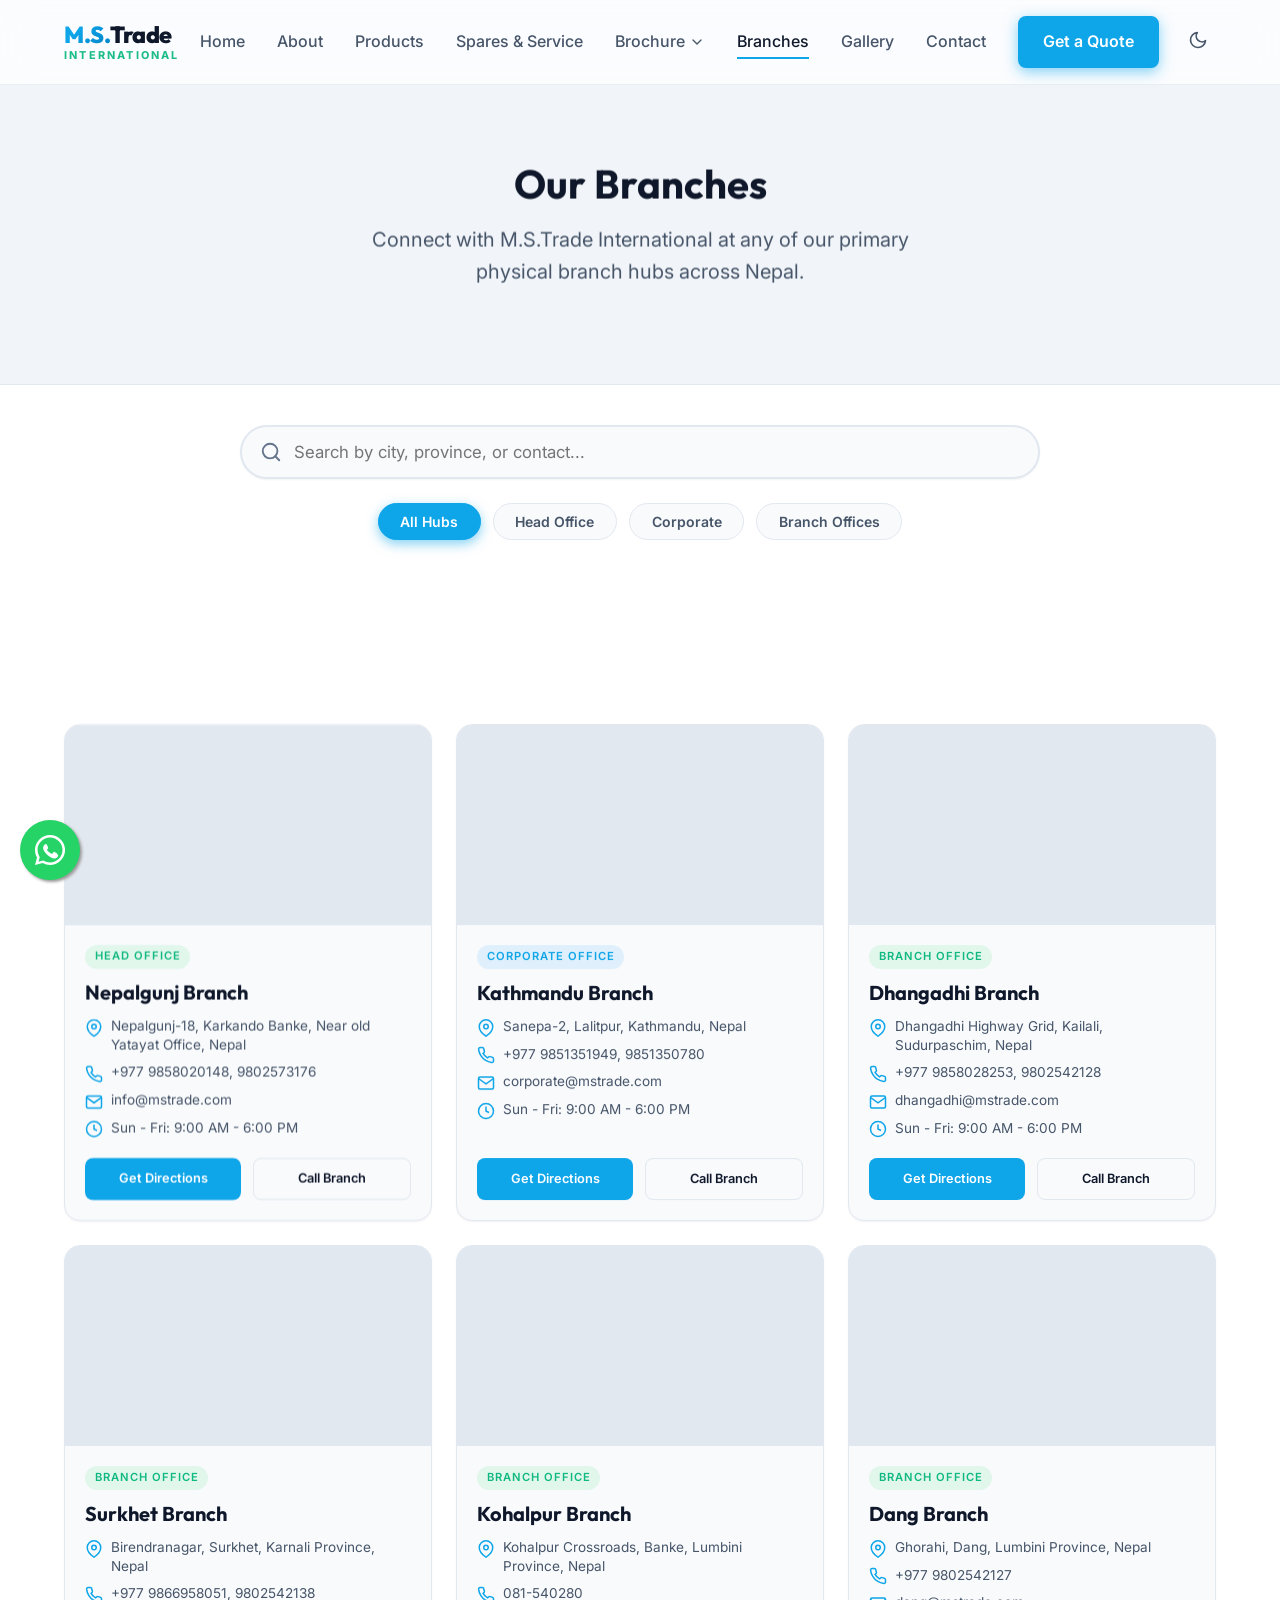
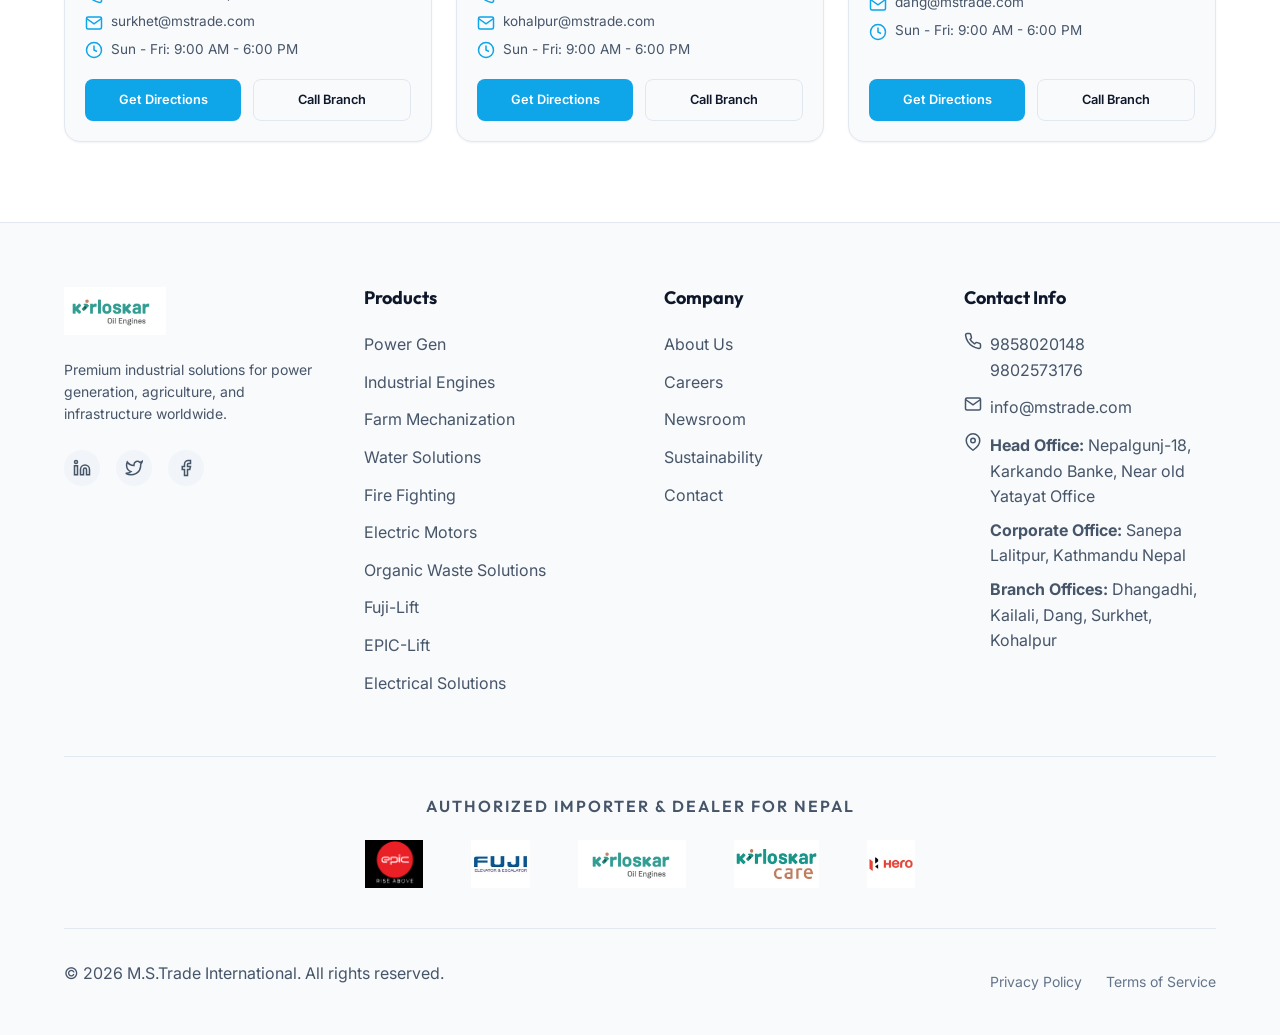
<file: branches.html>
<!DOCTYPE html>
<html lang="en" data-theme="light">
<head>
    <meta charset="UTF-8">
    <meta name="viewport" content="width=device-width, initial-scale=1.0">
    <title>Our Branches | M.S.Trade International</title>
    <meta name="description" content="Find the physical locations, embedded map directions, and direct contact details for all M.S.Trade International branches across Nepal.">
    
    <!-- CSS -->
    <link rel="stylesheet" href="./styles/main.css">
    <link rel="stylesheet" href="./styles/components.css">
    <link rel="stylesheet" href="./styles/animations.css">

    <style>
      .page-header {
        padding: 10rem 2rem 6rem;
        background: var(--bg-tertiary);
        text-align: center;
        border-bottom: 1px solid var(--border-color);
      }
    </style>
</head>
<body>

    <!-- Header Navigation -->
    <header class="header">
        <div class="nav-container">
            <a href="index.html" class="logo logo-text">
                <div class="logo-main-text">
                    <span class="logo-ms">M.S.</span>
                    <span class="logo-trade">Trade</span>
                </div>
                <span class="logo-sub">International</span>
            </a>
            
            <nav class="nav-links">
                <a href="index.html" class="nav-link">Home</a>
                <a href="about.html" class="nav-link">About</a>
                <a href="products.html" class="nav-link">Products</a>
                <a href="spares-service.html" class="nav-link">Spares & Service</a>
                                <div class="dropdown">
                    <a href="#" class="nav-link dropdown-btn" aria-haspopup="true" aria-expanded="false">
                        Brochure
                        <svg width="16" height="16" viewBox="0 0 24 24" fill="none" stroke="currentColor" stroke-width="2" stroke-linecap="round" stroke-linejoin="round"><polyline points="6 9 12 15 18 9"></polyline></svg>
                    </a>
                    <div class="dropdown-content brochure-dropdown-box">
                        <div class="brochure-header">
                            <h4>Technical Catalogues</h4>
                            <p>Download premium product brochures</p>
                        </div>
                        <div class="brochure-items">
                            <div class="brochure-card">
                                <div class="brochure-icon">
                                    <svg xmlns="http://www.w3.org/2000/svg" width="20" height="20" viewBox="0 0 24 24" fill="none" stroke="currentColor" stroke-width="2" stroke-linecap="round" stroke-linejoin="round"><path d="M14 2H6a2 2 0 0 0-2 2v16a2 2 0 0 0 2 2h12a2 2 0 0 0 2-2V8z"></path><polyline points="14 2 14 8 20 8"></polyline><line x1="16" y1="13" x2="8" y2="13"></line><line x1="16" y1="17" x2="8" y2="17"></line><polyline points="10 9 9 9 8 9"></polyline></svg>
                                </div>
                                <div class="brochure-info">
                                    <h5>Kirloskar Powergen</h5>
                                    <span>Domestic Powergen Brochure</span>
                                </div>
                                <a href="./Domestic_Kirloskar%20Powergen.pdf" download="Domestic_Kirloskar_Powergen_Brochure.pdf" class="brochure-download-btn" aria-label="Download Kirloskar Powergen Brochure" target="_blank">
                                    <svg xmlns="http://www.w3.org/2000/svg" width="18" height="18" viewBox="0 0 24 24" fill="none" stroke="currentColor" stroke-width="2" stroke-linecap="round" stroke-linejoin="round"><path d="M21 15v4a2 2 0 0 1-2 2H5a2 2 0 0 1-2-2v-4"></path><polyline points="7 10 12 15 17 10"></polyline><line x1="12" y1="15" x2="12" y2="3"></line></svg>
                                </a>
                            </div>
                        </div>
                    </div>
                </div>
                <a href="branches.html" class="nav-link active">Branches</a>
                <a href="gallery.html" class="nav-link">Gallery</a>
                <a href="contact.html" class="nav-link">Contact</a>
                <a href="contact.html" class="btn btn-primary">Get a Quote</a>
            </nav>

            <div style="display: flex; align-items: center; gap: 1rem;">
                <button id="theme-toggle" class="theme-toggle" aria-label="Toggle Dark Mode">
                    <span id="theme-icon"></span>
                </button>
                <button class="mobile-menu-btn" aria-label="Menu" aria-expanded="false">
                    <svg xmlns="http://www.w3.org/2000/svg" width="24" height="24" viewBox="0 0 24 24" fill="none" stroke="currentColor" stroke-width="2" stroke-linecap="round" stroke-linejoin="round"><line x1="3" y1="12" x2="21" y2="12"></line><line x1="3" y1="6" x2="21" y2="6"></line><line x1="3" y1="18" x2="21" y2="18"></line></svg>
                </button>
            </div>
        </div>
    </header>

    <!-- Page Header -->
    <section class="page-header">
        <div class="container animate-on-scroll fade-in-up">
            <h1 class="section-title">Our Branches</h1>
            <p style="font-size: 1.25rem; max-width: 600px; margin: 0 auto; color: var(--text-secondary);">Connect with M.S.Trade International at any of our primary physical branch hubs across Nepal.</p>
        </div>
    </section>

    <!-- Branch Search and Filter -->
    <section style="padding: 2.5rem 0 0; background-color: var(--bg-primary);">
        <div class="container">
            <div class="filter-container">
                <div class="search-wrapper">
                    <svg class="search-icon-svg" xmlns="http://www.w3.org/2000/svg" width="22" height="22" viewBox="0 0 24 24" fill="none" stroke="currentColor" stroke-width="2" stroke-linecap="round" stroke-linejoin="round"><circle cx="11" cy="11" r="8"></circle><line x1="21" y1="21" x2="16.65" y2="16.65"></line></svg>
                    <input type="text" id="branch-search" class="search-input" placeholder="Search by city, province, or contact...">
                </div>
                <div class="filter-pills">
                    <button class="filter-pill active" data-filter="all">All Hubs</button>
                    <button class="filter-pill" data-filter="head-office">Head Office</button>
                    <button class="filter-pill" data-filter="corporate">Corporate</button>
                    <button class="filter-pill" data-filter="branch">Branch Offices</button>
                </div>
            </div>
        </div>
    </section>

    <!-- Branches Section -->
    <section class="section" style="background-color: var(--bg-primary);">
        <div class="container">
            <div class="branches-grid">
                
                <!-- Nepalgunj Branch (Head Office) -->
                <div class="branch-card animate-on-scroll fade-in-up filterable-item" data-category="head-office" data-name="nepalgunj head office karkando banke nepal">
                    <div class="branch-map">
                        <iframe 
                            src="https://maps.google.com/maps?q=Nepalgunj-18,%20Karkando%20Banke,%20Nepal&t=&z=15&ie=UTF8&iwloc=&output=embed" 
                            allowfullscreen="" 
                            loading="lazy"
                            aria-label="Nepalgunj Head Office Map Location">
                        </iframe>
                    </div>
                    <div class="branch-body">
                        <span class="branch-tag">Head Office</span>
                        <h2 class="branch-title">Nepalgunj Branch</h2>
                        <ul class="branch-details">
                            <li>
                                <svg width="18" height="18" viewBox="0 0 24 24" fill="none" stroke="currentColor" stroke-width="2"><path d="M21 10c0 7-9 13-9 13s-9-6-9-13a9 9 0 0 1 18 0z"></path><circle cx="12" cy="10" r="3"></circle></svg>
                                <span>Nepalgunj-18, Karkando Banke, Near old Yatayat Office, Nepal</span>
                            </li>
                            <li>
                                <svg width="18" height="18" viewBox="0 0 24 24" fill="none" stroke="currentColor" stroke-width="2"><path d="M22 16.92v3a2 2 0 0 1-2.18 2 19.79 19.79 0 0 1-8.63-3.07 19.5 19.5 0 0 1-6-6 19.79 19.79 0 0 1-3.07-8.67A2 2 0 0 1 4.11 2h3a2 2 0 0 1 2 1.72 12.84 12.84 0 0 0 .7 2.81 2 2 0 0 1-.45 2.11L8.09 9.91a16 16 0 0 0 6 6l1.27-1.27a2 2 0 0 1 2.11-.45 12.84 12.84 0 0 0 2.81.7A2 2 0 0 1 22 16.92z"></path></svg>
                                <span>+977 9858020148, 9802573176</span>
                            </li>
                            <li>
                                <svg width="18" height="18" viewBox="0 0 24 24" fill="none" stroke="currentColor" stroke-width="2"><path d="M4 4h16c1.1 0 2 .9 2 2v12c0 1.1-.9 2-2 2H4c-1.1 0-2-.9-2-2V6c0-1.1.9-2 2-2z"></path><polyline points="22,6 12,13 2,6"></polyline></svg>
                                <span>info@mstrade.com</span>
                            </li>
                            <li>
                                <svg width="18" height="18" viewBox="0 0 24 24" fill="none" stroke="currentColor" stroke-width="2"><circle cx="12" cy="12" r="10"></circle><polyline points="12 6 12 12 16 14"></polyline></svg>
                                <span>Sun - Fri: 9:00 AM - 6:00 PM</span>
                            </li>
                        </ul>
                        <div class="branch-footer">
                            <a href="https://maps.google.com/maps?q=Nepalgunj-18,%20Karkando%20Banke,%20Nepal" class="branch-btn branch-btn-primary" target="_blank">Get Directions</a>
                            <a href="tel:9858020148" class="branch-btn branch-btn-secondary">Call Branch</a>
                        </div>
                    </div>
                </div>

                <!-- Kathmandu Corporate Office -->
                <div class="branch-card animate-on-scroll fade-in-up delay-100 filterable-item" data-category="corporate" data-name="kathmandu corporate office sanepa lalitpur">
                    <div class="branch-map">
                        <iframe 
                            src="https://maps.google.com/maps?q=Sanepa-2,%20Lalitpur,%20Kathmandu,%20Nepal&t=&z=15&ie=UTF8&iwloc=&output=embed" 
                            allowfullscreen="" 
                            loading="lazy"
                            aria-label="Kathmandu Corporate Office Map Location">
                        </iframe>
                    </div>
                    <div class="branch-body">
                        <span class="branch-tag corporate">Corporate Office</span>
                        <h2 class="branch-title">Kathmandu Branch</h2>
                        <ul class="branch-details">
                            <li>
                                <svg width="18" height="18" viewBox="0 0 24 24" fill="none" stroke="currentColor" stroke-width="2"><path d="M21 10c0 7-9 13-9 13s-9-6-9-13a9 9 0 0 1 18 0z"></path><circle cx="12" cy="10" r="3"></circle></svg>
                                <span>Sanepa-2, Lalitpur, Kathmandu, Nepal</span>
                            </li>
                            <li>
                                <svg width="18" height="18" viewBox="0 0 24 24" fill="none" stroke="currentColor" stroke-width="2"><path d="M22 16.92v3a2 2 0 0 1-2.18 2 19.79 19.79 0 0 1-8.63-3.07 19.5 19.5 0 0 1-6-6 19.79 19.79 0 0 1-3.07-8.67A2 2 0 0 1 4.11 2h3a2 2 0 0 1 2 1.72 12.84 12.84 0 0 0 .7 2.81 2 2 0 0 1-.45 2.11L8.09 9.91a16 16 0 0 0 6 6l1.27-1.27a2 2 0 0 1 2.11-.45 12.84 12.84 0 0 0 2.81.7A2 2 0 0 1 22 16.92z"></path></svg>
                                <span>+977 9851351949, 9851350780</span>
                            </li>
                            <li>
                                <svg width="18" height="18" viewBox="0 0 24 24" fill="none" stroke="currentColor" stroke-width="2"><path d="M4 4h16c1.1 0 2 .9 2 2v12c0 1.1-.9 2-2 2H4c-1.1 0-2-.9-2-2V6c0-1.1.9-2 2-2z"></path><polyline points="22,6 12,13 2,6"></polyline></svg>
                                <span>corporate@mstrade.com</span>
                            </li>
                            <li>
                                <svg width="18" height="18" viewBox="0 0 24 24" fill="none" stroke="currentColor" stroke-width="2"><circle cx="12" cy="12" r="10"></circle><polyline points="12 6 12 12 16 14"></polyline></svg>
                                <span>Sun - Fri: 9:00 AM - 6:00 PM</span>
                            </li>
                        </ul>
                        <div class="branch-footer">
                            <a href="https://maps.google.com/maps?q=Sanepa-2,%20Lalitpur,%20Kathmandu,%20Nepal" class="branch-btn branch-btn-primary" target="_blank">Get Directions</a>
                            <a href="tel:9851351949" class="branch-btn branch-btn-secondary">Call Branch</a>
                        </div>
                    </div>
                </div>

                <!-- Dhangadhi Branch -->
                <div class="branch-card animate-on-scroll fade-in-up delay-200 filterable-item" data-category="branch" data-name="dhangadhi branch kailali sudurpaschim nepal">
                    <div class="branch-map">
                        <iframe 
                            src="https://maps.google.com/maps?q=Dhangadhi,%20Kailali,%20Sudurpaschim,%20Nepal&t=&z=15&ie=UTF8&iwloc=&output=embed" 
                            allowfullscreen="" 
                            loading="lazy"
                            aria-label="Dhangadhi Branch Map Location">
                        </iframe>
                    </div>
                    <div class="branch-body">
                        <span class="branch-tag">Branch Office</span>
                        <h2 class="branch-title">Dhangadhi Branch</h2>
                        <ul class="branch-details">
                            <li>
                                <svg width="18" height="18" viewBox="0 0 24 24" fill="none" stroke="currentColor" stroke-width="2"><path d="M21 10c0 7-9 13-9 13s-9-6-9-13a9 9 0 0 1 18 0z"></path><circle cx="12" cy="10" r="3"></circle></svg>
                                <span>Dhangadhi Highway Grid, Kailali, Sudurpaschim, Nepal</span>
                            </li>
                            <li>
                                <svg width="18" height="18" viewBox="0 0 24 24" fill="none" stroke="currentColor" stroke-width="2"><path d="M22 16.92v3a2 2 0 0 1-2.18 2 19.79 19.79 0 0 1-8.63-3.07 19.5 19.5 0 0 1-6-6 19.79 19.79 0 0 1-3.07-8.67A2 2 0 0 1 4.11 2h3a2 2 0 0 1 2 1.72 12.84 12.84 0 0 0 .7 2.81 2 2 0 0 1-.45 2.11L8.09 9.91a16 16 0 0 0 6 6l1.27-1.27a2 2 0 0 1 2.11-.45 12.84 12.84 0 0 0 2.81.7A2 2 0 0 1 22 16.92z"></path></svg>
                                <span>+977 9858028253, 9802542128</span>
                            </li>
                            <li>
                                <svg width="18" height="18" viewBox="0 0 24 24" fill="none" stroke="currentColor" stroke-width="2"><path d="M4 4h16c1.1 0 2 .9 2 2v12c0 1.1-.9 2-2 2H4c-1.1 0-2-.9-2-2V6c0-1.1.9-2 2-2z"></path><polyline points="22,6 12,13 2,6"></polyline></svg>
                                <span>dhangadhi@mstrade.com</span>
                            </li>
                            <li>
                                <svg width="18" height="18" viewBox="0 0 24 24" fill="none" stroke="currentColor" stroke-width="2"><circle cx="12" cy="12" r="10"></circle><polyline points="12 6 12 12 16 14"></polyline></svg>
                                <span>Sun - Fri: 9:00 AM - 6:00 PM</span>
                            </li>
                        </ul>
                        <div class="branch-footer">
                            <a href="https://maps.google.com/maps?q=Dhangadhi,%20Kailali,%20Sudurpaschim,%20Nepal" class="branch-btn branch-btn-primary" target="_blank">Get Directions</a>
                            <a href="tel:9858028253" class="branch-btn branch-btn-secondary">Call Branch</a>
                        </div>
                    </div>
                </div>

                <!-- Surkhet Branch -->
                <div class="branch-card animate-on-scroll fade-in-up delay-300 filterable-item" data-category="branch" data-name="surkhet branch birendranagar karnali nepal">
                    <div class="branch-map">
                        <iframe 
                            src="https://maps.google.com/maps?q=Birendranagar,%20Surkhet,%20Karnali,%20Nepal&t=&z=15&ie=UTF8&iwloc=&output=embed" 
                            allowfullscreen="" 
                            loading="lazy"
                            aria-label="Surkhet Branch Map Location">
                        </iframe>
                    </div>
                    <div class="branch-body">
                        <span class="branch-tag">Branch Office</span>
                        <h2 class="branch-title">Surkhet Branch</h2>
                        <ul class="branch-details">
                            <li>
                                <svg width="18" height="18" viewBox="0 0 24 24" fill="none" stroke="currentColor" stroke-width="2"><path d="M21 10c0 7-9 13-9 13s-9-6-9-13a9 9 0 0 1 18 0z"></path><circle cx="12" cy="10" r="3"></circle></svg>
                                <span>Birendranagar, Surkhet, Karnali Province, Nepal</span>
                            </li>
                            <li>
                                <svg width="18" height="18" viewBox="0 0 24 24" fill="none" stroke="currentColor" stroke-width="2"><path d="M22 16.92v3a2 2 0 0 1-2.18 2 19.79 19.79 0 0 1-8.63-3.07 19.5 19.5 0 0 1-6-6 19.79 19.79 0 0 1-3.07-8.67A2 2 0 0 1 4.11 2h3a2 2 0 0 1 2 1.72 12.84 12.84 0 0 0 .7 2.81 2 2 0 0 1-.45 2.11L8.09 9.91a16 16 0 0 0 6 6l1.27-1.27a2 2 0 0 1 2.11-.45 12.84 12.84 0 0 0 2.81.7A2 2 0 0 1 22 16.92z"></path></svg>
                                <span>+977 9866958051, 9802542138</span>
                            </li>
                            <li>
                                <svg width="18" height="18" viewBox="0 0 24 24" fill="none" stroke="currentColor" stroke-width="2"><path d="M4 4h16c1.1 0 2 .9 2 2v12c0 1.1-.9 2-2 2H4c-1.1 0-2-.9-2-2V6c0-1.1.9-2 2-2z"></path><polyline points="22,6 12,13 2,6"></polyline></svg>
                                <span>surkhet@mstrade.com</span>
                            </li>
                            <li>
                                <svg width="18" height="18" viewBox="0 0 24 24" fill="none" stroke="currentColor" stroke-width="2"><circle cx="12" cy="12" r="10"></circle><polyline points="12 6 12 12 16 14"></polyline></svg>
                                <span>Sun - Fri: 9:00 AM - 6:00 PM</span>
                            </li>
                        </ul>
                        <div class="branch-footer">
                            <a href="https://maps.google.com/maps?q=Birendranagar,%20Surkhet,%20Karnali,%20Nepal" class="branch-btn branch-btn-primary" target="_blank">Get Directions</a>
                            <a href="tel:9866958051" class="branch-btn branch-btn-secondary">Call Branch</a>
                        </div>
                    </div>
                </div>

                <!-- Kohalpur Branch -->
                <div class="branch-card animate-on-scroll fade-in-up delay-400 filterable-item" data-category="branch" data-name="kohalpur branch banke bardiya western nepal">
                    <div class="branch-map">
                        <iframe 
                            src="https://maps.google.com/maps?q=Kohalpur,%20Banke,%20Nepal&t=&z=15&ie=UTF8&iwloc=&output=embed" 
                            allowfullscreen="" 
                            loading="lazy"
                            aria-label="Kohalpur Branch Map Location">
                        </iframe>
                    </div>
                    <div class="branch-body">
                        <span class="branch-tag">Branch Office</span>
                        <h2 class="branch-title">Kohalpur Branch</h2>
                        <ul class="branch-details">
                            <li>
                                <svg width="18" height="18" viewBox="0 0 24 24" fill="none" stroke="currentColor" stroke-width="2"><path d="M21 10c0 7-9 13-9 13s-9-6-9-13a9 9 0 0 1 18 0z"></path><circle cx="12" cy="10" r="3"></circle></svg>
                                <span>Kohalpur Crossroads, Banke, Lumbini Province, Nepal</span>
                            </li>
                            <li>
                                <svg width="18" height="18" viewBox="0 0 24 24" fill="none" stroke="currentColor" stroke-width="2"><path d="M22 16.92v3a2 2 0 0 1-2.18 2 19.79 19.79 0 0 1-8.63-3.07 19.5 19.5 0 0 1-6-6 19.79 19.79 0 0 1-3.07-8.67A2 2 0 0 1 4.11 2h3a2 2 0 0 1 2 1.72 12.84 12.84 0 0 0 .7 2.81 2 2 0 0 1-.45 2.11L8.09 9.91a16 16 0 0 0 6 6l1.27-1.27a2 2 0 0 1 2.11-.45 12.84 12.84 0 0 0 2.81.7A2 2 0 0 1 22 16.92z"></path></svg>
                                <span>081-540280</span>
                            </li>
                            <li>
                                <svg width="18" height="18" viewBox="0 0 24 24" fill="none" stroke="currentColor" stroke-width="2"><path d="M4 4h16c1.1 0 2 .9 2 2v12c0 1.1-.9 2-2 2H4c-1.1 0-2-.9-2-2V6c0-1.1.9-2 2-2z"></path><polyline points="22,6 12,13 2,6"></polyline></svg>
                                <span>kohalpur@mstrade.com</span>
                            </li>
                            <li>
                                <svg width="18" height="18" viewBox="0 0 24 24" fill="none" stroke="currentColor" stroke-width="2"><circle cx="12" cy="12" r="10"></circle><polyline points="12 6 12 12 16 14"></polyline></svg>
                                <span>Sun - Fri: 9:00 AM - 6:00 PM</span>
                            </li>
                        </ul>
                        <div class="branch-footer">
                            <a href="https://maps.google.com/maps?q=Kohalpur,%20Banke,%20Nepal" class="branch-btn branch-btn-primary" target="_blank">Get Directions</a>
                            <a href="tel:081540280" class="branch-btn branch-btn-secondary">Call Branch</a>
                        </div>
                    </div>
                </div>

                <!-- Dang Branch -->
                <div class="branch-card animate-on-scroll fade-in-up delay-500">
                    <div class="branch-map">
                        <iframe 
                            src="https://maps.google.com/maps?q=Ghorahi,%20Dang,%20Nepal&t=&z=15&ie=UTF8&iwloc=&output=embed" 
                            allowfullscreen="" 
                            loading="lazy"
                            aria-label="Dang Branch Map Location">
                        </iframe>
                    </div>
                    <div class="branch-body">
                        <span class="branch-tag">Branch Office</span>
                        <h2 class="branch-title">Dang Branch</h2>
                        <ul class="branch-details">
                            <li>
                                <svg width="18" height="18" viewBox="0 0 24 24" fill="none" stroke="currentColor" stroke-width="2"><path d="M21 10c0 7-9 13-9 13s-9-6-9-13a9 9 0 0 1 18 0z"></path><circle cx="12" cy="10" r="3"></circle></svg>
                                <span>Ghorahi, Dang, Lumbini Province, Nepal</span>
                            </li>
                            <li>
                                <svg width="18" height="18" viewBox="0 0 24 24" fill="none" stroke="currentColor" stroke-width="2"><path d="M22 16.92v3a2 2 0 0 1-2.18 2 19.79 19.79 0 0 1-8.63-3.07 19.5 19.5 0 0 1-6-6 19.79 19.79 0 0 1-3.07-8.67A2 2 0 0 1 4.11 2h3a2 2 0 0 1 2 1.72 12.84 12.84 0 0 0 .7 2.81 2 2 0 0 1-.45 2.11L8.09 9.91a16 16 0 0 0 6 6l1.27-1.27a2 2 0 0 1 2.11-.45 12.84 12.84 0 0 0 2.81.7A2 2 0 0 1 22 16.92z"></path></svg>
                                <span>+977 9802542127</span>
                            </li>
                            <li>
                                <svg width="18" height="18" viewBox="0 0 24 24" fill="none" stroke="currentColor" stroke-width="2"><path d="M4 4h16c1.1 0 2 .9 2 2v12c0 1.1-.9 2-2 2H4c-1.1 0-2-.9-2-2V6c0-1.1.9-2 2-2z"></path><polyline points="22,6 12,13 2,6"></polyline></svg>
                                <span>dang@mstrade.com</span>
                            </li>
                            <li>
                                <svg width="18" height="18" viewBox="0 0 24 24" fill="none" stroke="currentColor" stroke-width="2"><circle cx="12" cy="12" r="10"></circle><polyline points="12 6 12 12 16 14"></polyline></svg>
                                <span>Sun - Fri: 9:00 AM - 6:00 PM</span>
                            </li>
                        </ul>
                        <div class="branch-footer">
                            <a href="https://maps.google.com/maps?q=Ghorahi,%20Dang,%20Nepal" class="branch-btn branch-btn-primary" target="_blank">Get Directions</a>
                            <a href="tel:9802542127" class="branch-btn branch-btn-secondary">Call Branch</a>
                        </div>
                    </div>
                </div>

            </div>
        </div>
    </section>

    <!-- Footer -->
    <footer class="footer">
        <div class="container">
            <div class="footer-grid">
                <div class="footer-col">
                    <a href="index.html" class="logo" style="margin-bottom: 1.5rem;">
                        <img src="./logo.png" alt="M.S.Trade International - Kirloskar Oil Engines">
                    </a>
                    <p style="font-size: 0.875rem;">Premium industrial solutions for power generation, agriculture, and infrastructure worldwide.</p>
                    <div class="social-links" style="margin-top: 1.5rem;">
                        <a href="#" class="social-link" aria-label="LinkedIn">
                            <svg width="18" height="18" viewBox="0 0 24 24" fill="none" stroke="currentColor" stroke-width="2"><path d="M16 8a6 6 0 0 1 6 6v7h-4v-7a2 2 0 0 0-2-2 2 2 0 0 0-2 2v7h-4v-7a6 6 0 0 1 6-6z"></path><rect x="2" y="9" width="4" height="12"></rect><circle cx="4" cy="4" r="2"></circle></svg>
                        </a>
                        <a href="#" class="social-link" aria-label="Twitter">
                            <svg width="18" height="18" viewBox="0 0 24 24" fill="none" stroke="currentColor" stroke-width="2"><path d="M23 3a10.9 10.9 0 0 1-3.14 1.53 4.48 4.48 0 0 0-7.86 3v1A10.66 10.66 0 0 1 3 4s-4 9 5 13a11.64 11.64 0 0 1-7 2c9 5 20 0 20-11.5a4.5 4.5 0 0 0-.08-.83A7.72 7.72 0 0 0 23 3z"></path></svg>
                        </a>
                        <a href="#" class="social-link" aria-label="Facebook">
                            <svg width="18" height="18" viewBox="0 0 24 24" fill="none" stroke="currentColor" stroke-width="2"><path d="M18 2h-3a5 5 0 0 0-5 5v3H7v4h3v8h4v-8h3l1-4h-4V7a1 1 0 0 1 1-1h3z"></path></svg>
                        </a>
                    </div>
                </div>
                
                <div class="footer-col">
                    <h4>Products</h4>
                    <ul class="footer-links">
                        <li><a href="products.html#power-gen">Power Gen</a></li>
                        <li><a href="products.html#industrial">Industrial Engines</a></li>
                        <li><a href="products.html#farm">Farm Mechanization</a></li>
                        <li><a href="products.html#water">Water Solutions</a></li>
                        <li><a href="products.html#fire">Fire Fighting</a></li>
                        <li><a href="products.html#motors">Electric Motors</a></li>
                        <li><a href="products.html#waste">Organic Waste Solutions</a></li>
                        <li><a href="products.html#fuji-lift">Fuji-Lift</a></li>
                        <li><a href="products.html#epic-lift">EPIC-Lift</a></li>
                        <li><a href="products.html#electrical">Electrical Solutions</a></li>
                    </ul>
                </div>

                <div class="footer-col">
                    <h4>Company</h4>
                    <ul class="footer-links">
                        <li><a href="about.html">About Us</a></li>
                        <li><a href="#">Careers</a></li>
                        <li><a href="#">Newsroom</a></li>
                        <li><a href="#">Sustainability</a></li>
                        <li><a href="contact.html">Contact</a></li>
                    </ul>
                </div>
                
                <div class="footer-col">
                    <h4>Contact Info</h4>
                    <ul class="footer-links">
                        <li style="display: flex; gap: 0.5rem; color: var(--text-secondary);">
                            <svg width="18" height="18" viewBox="0 0 24 24" fill="none" stroke="currentColor" stroke-width="2" style="flex-shrink: 0;"><path d="M22 16.92v3a2 2 0 0 1-2.18 2 19.79 19.79 0 0 1-8.63-3.07 19.5 19.5 0 0 1-6-6 19.79 19.79 0 0 1-3.07-8.67A2 2 0 0 1 4.11 2h3a2 2 0 0 1 2 1.72 12.84 12.84 0 0 0 .7 2.81 2 2 0 0 1-.45 2.11L8.09 9.91a16 16 0 0 0 6 6l1.27-1.27a2 2 0 0 1 2.11-.45 12.84 12.84 0 0 0 2.81.7A2 2 0 0 1 22 16.92z"></path></svg>
                            <div style="display: flex; flex-direction: column;">
                                <span>9858020148</span>
                                <span>9802573176</span>
                            </div>
                        </li>
                        <li style="display: flex; gap: 0.5rem; color: var(--text-secondary);">
                            <svg width="18" height="18" viewBox="0 0 24 24" fill="none" stroke="currentColor" stroke-width="2" style="flex-shrink: 0;"><path d="M4 4h16c1.1 0 2 .9 2 2v12c0 1.1-.9 2-2 2H4c-1.1 0-2-.9-2-2V6c0-1.1.9-2 2-2z"></path><polyline points="22,6 12,13 2,6"></polyline></svg>
                            info@mstrade.com
                        </li>
                        <li style="display: flex; gap: 0.5rem; color: var(--text-secondary);">
                            <svg width="18" height="18" viewBox="0 0 24 24" fill="none" stroke="currentColor" stroke-width="2" style="flex-shrink: 0;"><path d="M21 10c0 7-9 13-9 13s-9-6-9-13a9 9 0 0 1 18 0z"></path><circle cx="12" cy="10" r="3"></circle></svg>
                            <div style="display: flex; flex-direction: column; gap: 0.5rem;">
                                <span><strong>Head Office:</strong> Nepalgunj-18, Karkando Banke, Near old Yatayat Office</span>
                                <span><strong>Corporate Office:</strong> Sanepa Lalitpur, Kathmandu Nepal</span>
                                <span><strong>Branch Offices:</strong> Dhangadhi, Kailali, Dang, Surkhet, Kohalpur</span>
                            </div>
                        </li>
                    </ul>
                </div>
            </div>
            <div style="text-align: center; padding-top: 2.5rem; margin-top: 2.5rem; border-top: 1px solid var(--border-color);">
                <h4 style="color: var(--text-secondary); font-size: 1rem; font-weight: 600; text-transform: uppercase; letter-spacing: 2px; margin: 0;">Authorized Importer & Dealer For Nepal</h4>
            </div>
            <div class="footer-logos" style="border-top: none; padding-top: 1.5rem; margin-top: 0;">
                <img src="./footer-1.png" alt="Brand Logo 1" class="footer-logo">
                <img src="./footer-2.jpeg" alt="Brand Logo 2" class="footer-logo">
                <img src="./footer-3.png" alt="Brand Logo 3" class="footer-logo">
                <img src="./footer-4.jpeg" alt="Brand Logo 4" class="footer-logo">
                <img src="./footer-5.jpeg" alt="Brand Logo 5" class="footer-logo">
            </div>
            <div class="footer-bottom">
                <p>&copy; 2026 M.S.Trade International. All rights reserved.</p>
                <div style="display: flex; gap: 1.5rem;">
                    <a href="#" style="color: var(--text-tertiary); font-size: 0.875rem;">Privacy Policy</a>
                    <a href="#" style="color: var(--text-tertiary); font-size: 0.875rem;">Terms of Service</a>
                </div>
            </div>
        </div>
    </footer>

    <!-- Back to top -->
    <button id="back-to-top" class="back-to-top" aria-label="Back to top">
        <svg width="24" height="24" viewBox="0 0 24 24" fill="none" stroke="currentColor" stroke-width="2" stroke-linecap="round" stroke-linejoin="round"><polyline points="18 15 12 9 6 15"></polyline></svg>
    </button>

    <!-- JS -->
    <script src="./js/main.js"></script>
    <script>
    document.addEventListener('DOMContentLoaded', () => {
        const searchInput = document.getElementById('branch-search');
        const filterPills = document.querySelectorAll('.filter-pill');
        const items = document.querySelectorAll('.filterable-item');

        function filterBranches() {
            const query = searchInput ? searchInput.value.toLowerCase().trim() : '';
            const activeFilterEl = document.querySelector('.filter-pill.active');
            const activeFilter = activeFilterEl ? activeFilterEl.getAttribute('data-filter') : 'all';

            items.forEach(item => {
                const name = item.getAttribute('data-name').toLowerCase();
                const category = item.getAttribute('data-category');

                const matchesSearch = name.includes(query);
                const matchesCategory = activeFilter === 'all' || category === activeFilter;

                if (matchesSearch && matchesCategory) {
                    item.classList.remove('hidden-item');
                } else {
                    item.classList.add('hidden-item');
                }
            });
        }

        if (searchInput) {
            searchInput.addEventListener('input', filterBranches);
        }

        filterPills.forEach(pill => {
            pill.addEventListener('click', () => {
                filterPills.forEach(p => p.classList.remove('active'));
                pill.classList.add('active');
                filterBranches();
            });
        });
    });
    </script>
    <!-- WhatsApp Floating Button -->
    <a href="https://wa.me/9779858020148" class="whatsapp-float" target="_blank" aria-label="Chat with us on WhatsApp">
        <svg xmlns="http://www.w3.org/2000/svg" width="30" height="30" viewBox="0 0 24 24" fill="#fff" stroke="none"><path d="M12.031 0C5.394 0 0 5.395 0 12.032c0 2.128.555 4.195 1.611 6.012L.032 24l6.096-1.597A11.968 11.968 0 0 0 12.031 24c6.637 0 12.032-5.396 12.032-12.032C24.063 5.395 18.668 0 12.031 0zm0 22.015a9.965 9.965 0 0 1-5.083-1.39l-.364-.216-3.774.989.998-3.68-.237-.376A9.957 9.957 0 0 1 2.062 12.03C2.062 6.529 6.531 2.061 12.031 2.061c5.5 0 9.969 4.468 9.969 9.97 0 5.5-4.469 9.968-9.969 9.968zm5.474-7.464c-.3-.151-1.774-.876-2.05-.976-.275-.1-.475-.15-.675.151-.2.301-.775.976-.95 1.176-.175.2-.35.226-.65.076-1.298-.636-2.485-1.517-3.415-2.529-.395-.427-.246-.644.053-.94.148-.145.3-.301.45-.451.15-.15.2-.25.3-.401.1-.15.05-.276-.025-.426-.075-.15-.675-1.626-.925-2.227-.241-.578-.485-.5-.675-.51h-.575c-.2 0-.525.075-.8.375-.275.3-1.05 1.026-1.05 2.503 0 1.477 1.075 2.903 1.225 3.104.15.2 2.115 3.228 5.126 4.526 1.834.792 2.531.85 3.425.713.91-.14 1.774-.726 2.024-1.427.25-.701.25-1.302.175-1.427-.075-.125-.275-.2-.575-.35z"/></svg>
    </a>

</body>
</html>
</file>
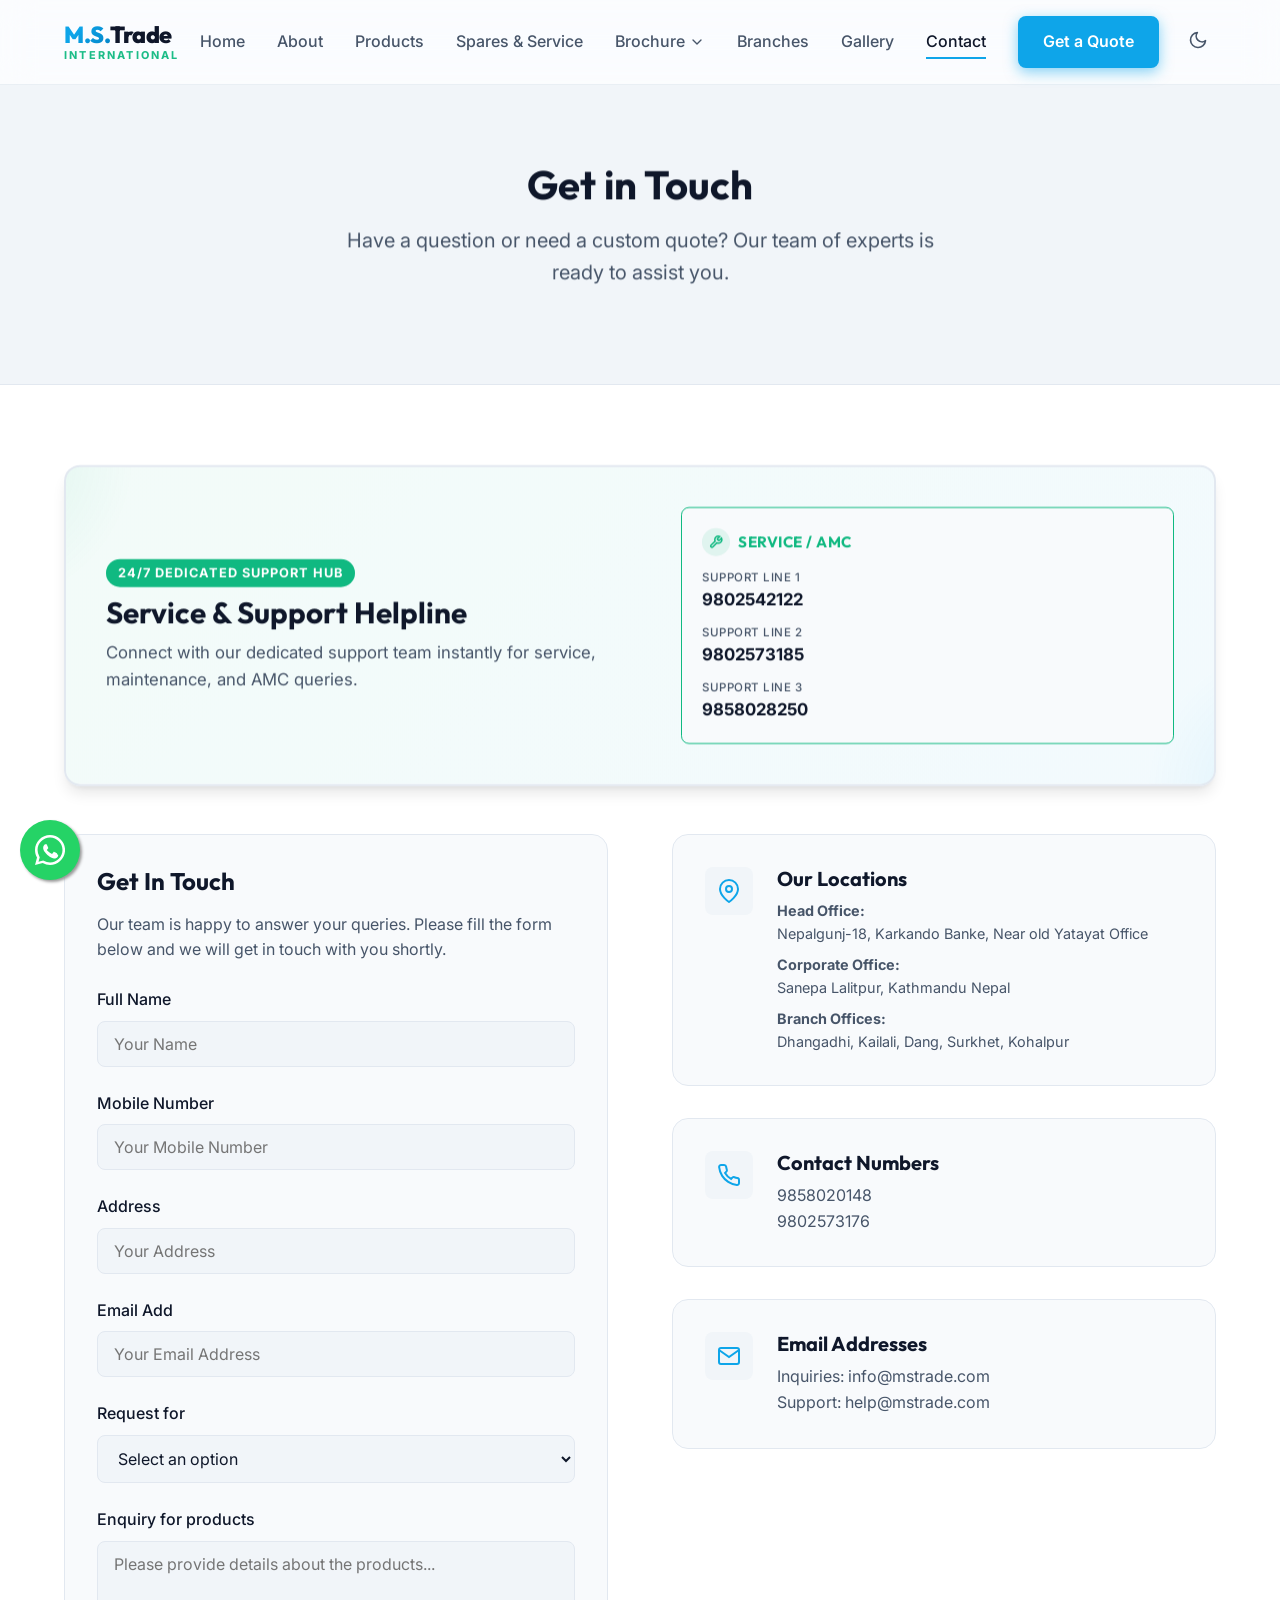
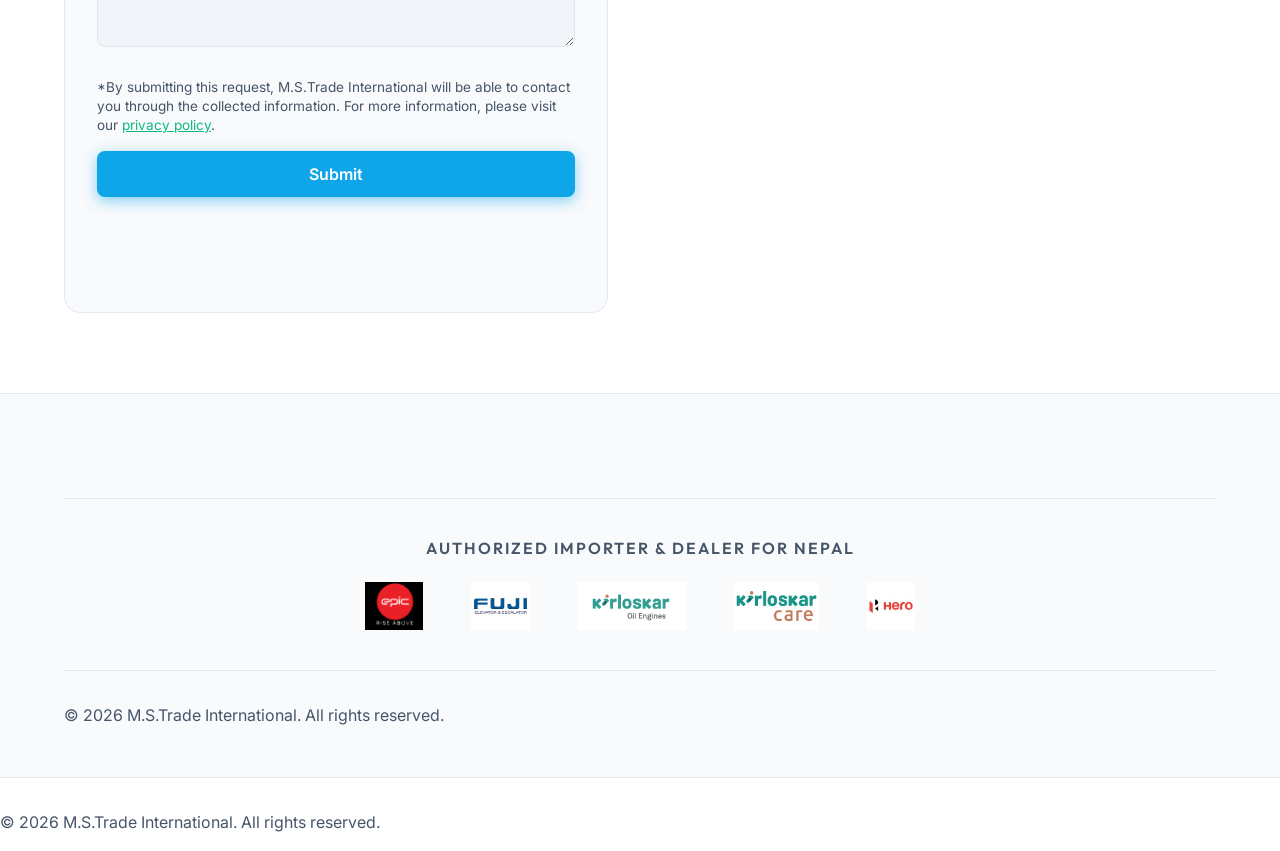
<file: contact.html>
<!DOCTYPE html>
<html lang="en" data-theme="light">
<head>
    <meta charset="UTF-8">
    <meta name="viewport" content="width=device-width, initial-scale=1.0">
    <title>Contact Us | M.S.Trade International</title>
    <meta name="description" content="Get in touch with M.S.Trade International for inquiries, quotes, and support.">
    
    <!-- CSS -->
    <link rel="stylesheet" href="./styles/main.css">
    <link rel="stylesheet" href="./styles/components.css">
    <link rel="stylesheet" href="./styles/animations.css">

    <style>
      .page-header {
        padding: 10rem 2rem 6rem;
        background: var(--bg-tertiary);
        text-align: center;
        border-bottom: 1px solid var(--border-color);
      }

      .contact-grid {
        display: grid;
        grid-template-columns: 1fr 1fr;
        gap: 4rem;
      }

      .contact-info {
        display: flex;
        flex-direction: column;
        gap: 2rem;
      }

      .info-card {
        background-color: var(--bg-secondary);
        padding: 2rem;
        border-radius: var(--radius-lg);
        border: 1px solid var(--border-color);
        display: flex;
        gap: 1.5rem;
      }

      .info-icon {
        width: 48px;
        height: 48px;
        border-radius: var(--radius-md);
        background-color: var(--bg-tertiary);
        color: var(--accent-primary);
        display: flex;
        align-items: center;
        justify-content: center;
        flex-shrink: 0;
      }

      .map-container {
        height: 400px;
        background-color: var(--border-color);
        border-radius: var(--radius-lg);
        margin-top: 2rem;
        display: flex;
        align-items: center;
        justify-content: center;
        color: var(--text-secondary);
        font-family: var(--font-display);
        overflow: hidden;
      }

      @media (max-width: 768px) {
        .contact-grid {
          grid-template-columns: 1fr;
        }
      }
    </style>
</head>
<body>

    <!-- Header Navigation -->
    <header class="header">
        <div class="nav-container">
            <a href="index.html" class="logo logo-text">
                <div class="logo-main-text">
                    <span class="logo-ms">M.S.</span>
                    <span class="logo-trade">Trade</span>
                </div>
                <span class="logo-sub">International</span>
            </a>
            
            <nav class="nav-links">
                <a href="index.html" class="nav-link">Home</a>
                <a href="about.html" class="nav-link">About</a>
                <a href="products.html" class="nav-link">Products</a>
                <a href="spares-service.html" class="nav-link">Spares & Service</a>
                <div class="dropdown">
                    <a href="#" class="nav-link dropdown-btn" aria-haspopup="true" aria-expanded="false">
                        Brochure
                        <svg width="16" height="16" viewBox="0 0 24 24" fill="none" stroke="currentColor" stroke-width="2" stroke-linecap="round" stroke-linejoin="round"><polyline points="6 9 12 15 18 9"></polyline></svg>
                    </a>
                    <div class="dropdown-content brochure-dropdown-box">
                        <div class="brochure-header">
                            <h4>Technical Catalogues</h4>
                            <p>Download premium product brochures</p>
                        </div>
                        <div class="brochure-items">
                            <div class="brochure-card">
                                <div class="brochure-icon">
                                    <svg xmlns="http://www.w3.org/2000/svg" width="20" height="20" viewBox="0 0 24 24" fill="none" stroke="currentColor" stroke-width="2" stroke-linecap="round" stroke-linejoin="round"><path d="M14 2H6a2 2 0 0 0-2 2v16a2 2 0 0 0 2 2h12a2 2 0 0 0 2-2V8z"></path><polyline points="14 2 14 8 20 8"></polyline><line x1="16" y1="13" x2="8" y2="13"></line><line x1="16" y1="17" x2="8" y2="17"></line><polyline points="10 9 9 9 8 9"></polyline></svg>
                                </div>
                                <div class="brochure-info">
                                    <h5>Kirloskar Powergen</h5>
                                    <span>Domestic Powergen Brochure</span>
                                </div>
                                <a href="./Domestic_Kirloskar%20Powergen.pdf" download="Domestic_Kirloskar_Powergen_Brochure.pdf" class="brochure-download-btn" aria-label="Download Kirloskar Powergen Brochure" target="_blank">
                                    <svg xmlns="http://www.w3.org/2000/svg" width="18" height="18" viewBox="0 0 24 24" fill="none" stroke="currentColor" stroke-width="2" stroke-linecap="round" stroke-linejoin="round"><path d="M21 15v4a2 2 0 0 1-2 2H5a2 2 0 0 1-2-2v-4"></path><polyline points="7 10 12 15 17 10"></polyline><line x1="12" y1="15" x2="12" y2="3"></line></svg>
                                </a>
                            </div>
                        </div>
                    </div>
                </div>
                <a href="branches.html" class="nav-link">Branches</a>
                <a href="gallery.html" class="nav-link">Gallery</a>
                <a href="contact.html" class="nav-link active">Contact</a>
                <a href="contact.html" class="btn btn-primary">Get a Quote</a>
            </nav>

            <div style="display: flex; align-items: center; gap: 1rem;">
                <button id="theme-toggle" class="theme-toggle" aria-label="Toggle Dark Mode">
                    <span id="theme-icon"></span>
                </button>
                <button class="mobile-menu-btn" aria-label="Menu" aria-expanded="false">
                    <svg xmlns="http://www.w3.org/2000/svg" width="24" height="24" viewBox="0 0 24 24" fill="none" stroke="currentColor" stroke-width="2" stroke-linecap="round" stroke-linejoin="round"><line x1="3" y1="12" x2="21" y2="12"></line><line x1="3" y1="6" x2="21" y2="6"></line><line x1="3" y1="18" x2="21" y2="18"></line></svg>
                </button>
            </div>
        </div>
    </header>

    <!-- Page Header -->
    <section class="page-header">
        <div class="container animate-on-scroll fade-in-up">
            <h1 class="section-title">Get in Touch</h1>
            <p style="font-size: 1.25rem; max-width: 600px; margin: 0 auto;">Have a question or need a custom quote? Our team of experts is ready to assist you.</p>
        </div>
    </section>

    <!-- Contact Section -->
    <section class="section">
        <div class="container">
            <!-- Dedicated Helplines Long Box Layout -->
            <div class="animate-on-scroll fade-in-up" style="background: linear-gradient(135deg, rgba(16, 185, 129, 0.05), rgba(14, 165, 233, 0.05)); border: 2px solid var(--border-color); border-radius: var(--radius-lg); padding: 2.5rem; margin-bottom: 3rem; box-shadow: var(--shadow-lg); position: relative; overflow: hidden;">
                <!-- Decorative subtle brand green / accent primary radial background glow -->
                <div style="position: absolute; top: -50%; left: -20%; width: 300px; height: 300px; background: radial-gradient(circle, rgba(16, 185, 129, 0.1) 0%, rgba(16, 185, 129, 0) 70%); pointer-events: none;"></div>
                <div style="position: absolute; bottom: -50%; right: -20%; width: 300px; height: 300px; background: radial-gradient(circle, rgba(14, 165, 233, 0.1) 0%, rgba(14, 165, 233, 0) 70%); pointer-events: none;"></div>
                
                <div style="display: flex; flex-wrap: wrap; align-items: center; justify-content: space-between; gap: 2rem; position: relative; z-index: 1;">
                    <!-- Left: Header info -->
                    <div style="flex: 1 1 350px;">
                        <span style="display: inline-block; font-size: 0.8rem; background-color: var(--brand-green); color: white; padding: 0.25rem 0.75rem; border-radius: var(--radius-full); font-weight: bold; text-transform: uppercase; margin-bottom: 0.5rem; letter-spacing: 1px;">24/7 Dedicated Support Hub</span>
                        <h2 style="font-size: 1.85rem; margin: 0 0 0.5rem; color: var(--text-primary);">Service & Support Helpline</h2>
                        <p style="margin: 0; color: var(--text-secondary); font-size: 1.05rem;">Connect with our dedicated support team instantly for service, maintenance, and AMC queries.</p>
                    </div>
                    
                    <!-- Right: Service / AMC Phone number -->
                    <div style="display: flex; flex-wrap: wrap; gap: 1.5rem; flex: 1 1 300px; justify-content: flex-end;">
                        
                        <!-- Col 3: Service / AMC -->
                        <div style="background-color: var(--bg-secondary); border: 1px solid var(--brand-green); border-radius: var(--radius-md); padding: 1.25rem; min-width: 220px; flex: 1;">
                            <div style="display: flex; align-items: center; gap: 0.5rem; margin-bottom: 0.75rem;">
                                <div style="color: var(--brand-green); background-color: rgba(16, 185, 129, 0.1); width: 28px; height: 28px; border-radius: 50%; display: flex; align-items: center; justify-content: center; flex-shrink: 0;">
                                    <svg width="14" height="14" viewBox="0 0 24 24" fill="none" stroke="currentColor" stroke-width="2.5"><path d="M14.7 6.3a1 1 0 0 0 0 1.4l1.6 1.6a1 1 0 0 0 1.4 0l3.77-3.77a6 6 0 0 1-7.94 7.94l-6.91 6.91a2.12 2.12 0 0 1-3-3l6.91-6.91a6 6 0 0 1 7.94-7.94l-3.76 3.76z"></path></svg>
                                </div>
                                <h3 style="font-size: 0.95rem; margin: 0; color: var(--brand-green); font-weight: 700; text-transform: uppercase; letter-spacing: 0.5px;">Service / AMC</h3>
                            </div>
                            <div style="display: flex; flex-direction: column; gap: 0.6rem;">
                                <div>
                                    <span style="display: block; font-size: 0.72rem; color: var(--text-secondary); font-weight: 500; text-transform: uppercase; letter-spacing: 0.5px;">Support Line 1</span>
                                    <a href="tel:9802542122" style="color: var(--text-primary); font-size: 1.05rem; font-weight: 700; display: block; transition: color var(--transition-fast);">9802542122</a>
                                </div>
                                <div>
                                    <span style="display: block; font-size: 0.72rem; color: var(--text-secondary); font-weight: 500; text-transform: uppercase; letter-spacing: 0.5px;">Support Line 2</span>
                                    <a href="tel:9802573185" style="color: var(--text-primary); font-size: 1.05rem; font-weight: 700; display: block; transition: color var(--transition-fast);">9802573185</a>
                                </div>
                                <div>
                                    <span style="display: block; font-size: 0.72rem; color: var(--text-secondary); font-weight: 500; text-transform: uppercase; letter-spacing: 0.5px;">Support Line 3</span>
                                    <a href="tel:9858028250" style="color: var(--text-primary); font-size: 1.05rem; font-weight: 700; display: block; transition: color var(--transition-fast);">9858028250</a>
                                </div>
                            </div>
                        </div>
                    </div>
                </div>
            </div>

            <div class="contact-grid">
                
                <!-- Contact Form -->
                <div class="card animate-on-scroll fade-in-right">
                    <h2 style="margin-bottom: 1rem;">Get In Touch</h2>
                    <p style="margin-bottom: 1.5rem; color: var(--text-secondary); line-height: 1.6;">Our team is happy to answer your queries. Please fill the form below and we will get in touch with you shortly.</p>
                    <script>
                        function submitToWhatsApp(event) {
                            event.preventDefault();
                            
                            const name = document.getElementById('name').value;
                            const mobile = document.getElementById('mobile').value;
                            const address = document.getElementById('address').value;
                            const email = document.getElementById('email').value;
                            
                            const requestTypeSelect = document.getElementById('request_type');
                            const requestType = requestTypeSelect.options[requestTypeSelect.selectedIndex].text;
                            
                            const products = document.getElementById('products').value;
                            
                            let message = "Hello M.S.Trade International! I have a new enquiry from your website:%0a%0a";
                            message += "*Full Name:* " + name + "%0a";
                            message += "*Mobile Number:* " + mobile + "%0a";
                            message += "*Email Address:* " + email + "%0a";
                            message += "*Address:* " + address + "%0a";
                            message += "*Request for:* " + requestType + "%0a";
                            message += "*Enquiry Details:* " + products;
                            
                            const whatsappUrl = "https://wa.me/9779858020148?text=" + message;
                            window.open(whatsappUrl, '_blank');
                        }
                    </script>
                    <form action="#" method="POST" onsubmit="submitToWhatsApp(event)">
                        <div class="form-group">
                            <label class="form-label" for="name">Full Name</label>
                            <input type="text" id="name" class="form-control" placeholder="Your Name" required>
                        </div>
                        <div class="form-group">
                            <label class="form-label" for="mobile">Mobile Number</label>
                            <input type="tel" id="mobile" class="form-control" placeholder="Your Mobile Number" required>
                        </div>
                        <div class="form-group">
                            <label class="form-label" for="address">Address</label>
                            <input type="text" id="address" class="form-control" placeholder="Your Address" required>
                        </div>
                        <div class="form-group">
                            <label class="form-label" for="email">Email Add</label>
                            <input type="email" id="email" class="form-control" placeholder="Your Email Address" required>
                        </div>
                        <div class="form-group">
                            <label class="form-label" for="request_type">Request for</label>
                            <select id="request_type" class="form-control" required>
                                <option value="">Select an option</option>
                                <option value="product_enquiry">Product Enquiry</option>
                                <option value="service_enquiry">Service Enquiry</option>
                            </select>
                        </div>
                        <div class="form-group">
                            <label class="form-label" for="products">Enquiry for products</label>
                            <textarea id="products" class="form-control" rows="4" placeholder="Please provide details about the products..." required></textarea>
                        </div>
                        <p style="font-size: 0.85rem; color: var(--text-secondary); margin-bottom: 1rem; line-height: 1.4;">
                            *By submitting this request, M.S.Trade International will be able to contact you through the collected information. For more information, please visit our <a href="#" style="color: var(--brand-green); text-decoration: underline;">privacy policy</a>.
                        </p>
                        <button type="submit" class="btn btn-primary" style="width: 100%;">Submit</button>
                    </form>
                </div>

                <!-- Contact Info -->
                <div class="contact-info animate-on-scroll fade-in-left">


                    <div class="info-card">
                        <div class="info-icon">
                            <svg width="24" height="24" viewBox="0 0 24 24" fill="none" stroke="currentColor" stroke-width="2"><path d="M21 10c0 7-9 13-9 13s-9-6-9-13a9 9 0 0 1 18 0z"></path><circle cx="12" cy="10" r="3"></circle></svg>
                        </div>
                        <div>
                            <h3 style="margin-bottom: 0.5rem; font-size: 1.25rem;">Our Locations</h3>
                            <p style="margin: 0; font-size: 0.9rem; margin-bottom: 0.5rem;"><strong>Head Office:</strong><br>Nepalgunj-18, Karkando Banke, Near old Yatayat Office</p>
                            <p style="margin: 0; font-size: 0.9rem; margin-bottom: 0.5rem;"><strong>Corporate Office:</strong><br>Sanepa Lalitpur, Kathmandu Nepal</p>
                            <p style="margin: 0; font-size: 0.9rem;"><strong>Branch Offices:</strong><br>Dhangadhi, Kailali, Dang, Surkhet, Kohalpur</p>
                        </div>
                    </div>

                    <div class="info-card">
                        <div class="info-icon">
                            <svg width="24" height="24" viewBox="0 0 24 24" fill="none" stroke="currentColor" stroke-width="2"><path d="M22 16.92v3a2 2 0 0 1-2.18 2 19.79 19.79 0 0 1-8.63-3.07 19.5 19.5 0 0 1-6-6 19.79 19.79 0 0 1-3.07-8.67A2 2 0 0 1 4.11 2h3a2 2 0 0 1 2 1.72 12.84 12.84 0 0 0 .7 2.81 2 2 0 0 1-.45 2.11L8.09 9.91a16 16 0 0 0 6 6l1.27-1.27a2 2 0 0 1 2.11-.45 12.84 12.84 0 0 0 2.81.7A2 2 0 0 1 22 16.92z"></path></svg>
                        </div>
                        <div>
                            <h3 style="margin-bottom: 0.5rem; font-size: 1.25rem;">Contact Numbers</h3>
                            <p style="margin: 0;">9858020148<br>9802573176</p>
                        </div>
                    </div>

                    <div class="info-card">
                        <div class="info-icon">
                            <svg width="24" height="24" viewBox="0 0 24 24" fill="none" stroke="currentColor" stroke-width="2"><path d="M4 4h16c1.1 0 2 .9 2 2v12c0 1.1-.9 2-2 2H4c-1.1 0-2-.9-2-2V6c0-1.1.9-2 2-2z"></path><polyline points="22,6 12,13 2,6"></polyline></svg>
                        </div>
                        <div>
                            <h3 style="margin-bottom: 0.5rem; font-size: 1.25rem;">Email Addresses</h3>
                            <p style="margin: 0;">Inquiries: info@mstrade.com<br>Support: help@mstrade.com</p>
                        </div>
                    </div>

                    <div class="map-container" style="padding: 0; background-color: transparent;">
                        <iframe 
                            width="100%" 
                            height="100%" 
                            frameborder="0" 
                            style="border:0; border-radius: var(--radius-lg);" 
                            src="https://maps.google.com/maps?q=3JPX%2BV8%20Nepalgunj&t=&z=15&ie=UTF8&iwloc=&output=embed" 
                            allowfullscreen>
                        </iframe>
                    </div>
                </div>

            </div>
        </div>
    </section>

    <!-- Footer (Simplified) -->
    <footer class="footer">
        <div class="container">
            <div style="text-align: center; padding-top: 2.5rem; margin-top: 2.5rem; border-top: 1px solid var(--border-color);">
                <h4 style="color: var(--text-secondary); font-size: 1rem; font-weight: 600; text-transform: uppercase; letter-spacing: 2px; margin: 0;">Authorized Importer & Dealer For Nepal</h4>
            </div>
            <div class="footer-logos" style="border-top: none; padding-top: 1.5rem; margin-top: 0;">
                <img src="./footer-1.png" alt="Brand Logo 1" class="footer-logo">
                <img src="./footer-2.jpeg" alt="Brand Logo 2" class="footer-logo">
                <img src="./footer-3.png" alt="Brand Logo 3" class="footer-logo">
                <img src="./footer-4.jpeg" alt="Brand Logo 4" class="footer-logo">
                <img src="./footer-5.jpeg" alt="Brand Logo 5" class="footer-logo">
            </div>
            <div class="footer-bottom">
                <p>&copy; 2026 M.S.Trade International. All rights reserved.</p>
            </div>
        </div>
    </footer>

            <div class="footer-bottom">
                <p>&copy; 2026 M.S.Trade International. All rights reserved.</p>
            </div>
        </div>
    </footer>

    <!-- Back to top -->
    <button id="back-to-top" class="back-to-top" aria-label="Back to top">
        <svg width="24" height="24" viewBox="0 0 24 24" fill="none" stroke="currentColor" stroke-width="2" stroke-linecap="round" stroke-linejoin="round"><polyline points="18 15 12 9 6 15"></polyline></svg>
    </button>

    <!-- JS -->
    <script src="./js/main.js"></script>
    <script>
    document.addEventListener('DOMContentLoaded', () => {
        const urlParams = new URLSearchParams(window.location.search);
        const kva = urlParams.get('kva');
        const details = urlParams.get('details');
        
        if (kva) {
            const requestTypeSelect = document.getElementById('request_type');
            if (requestTypeSelect) {
                requestTypeSelect.value = 'product_enquiry';
            }
            const textarea = document.getElementById('products');
            if (textarea) {
                textarea.value = `I am interested in a Kirloskar Generator. Recommended size from sizing calculator: ${kva} kVA. Please send a quote and contact me.`;
            }
        } else if (details) {
            const requestTypeSelect = document.getElementById('request_type');
            if (requestTypeSelect) {
                requestTypeSelect.value = 'product_enquiry';
            }
            const textarea = document.getElementById('products');
            if (textarea) {
                textarea.value = decodeURIComponent(details);
            }
        }
    });
    </script>
    <!-- WhatsApp Floating Button -->
    <a href="https://wa.me/9779858020148" class="whatsapp-float" target="_blank" aria-label="Chat with us on WhatsApp">
        <svg xmlns="http://www.w3.org/2000/svg" width="30" height="30" viewBox="0 0 24 24" fill="#fff" stroke="none"><path d="M12.031 0C5.394 0 0 5.395 0 12.032c0 2.128.555 4.195 1.611 6.012L.032 24l6.096-1.597A11.968 11.968 0 0 0 12.031 24c6.637 0 12.032-5.396 12.032-12.032C24.063 5.395 18.668 0 12.031 0zm0 22.015a9.965 9.965 0 0 1-5.083-1.39l-.364-.216-3.774.989.998-3.68-.237-.376A9.957 9.957 0 0 1 2.062 12.03C2.062 6.529 6.531 2.061 12.031 2.061c5.5 0 9.969 4.468 9.969 9.97 0 5.5-4.469 9.968-9.969 9.968zm5.474-7.464c-.3-.151-1.774-.876-2.05-.976-.275-.1-.475-.15-.675.151-.2.301-.775.976-.95 1.176-.175.2-.35.226-.65.076-1.298-.636-2.485-1.517-3.415-2.529-.395-.427-.246-.644.053-.94.148-.145.3-.301.45-.451.15-.15.2-.25.3-.401.1-.15.05-.276-.025-.426-.075-.15-.675-1.626-.925-2.227-.241-.578-.485-.5-.675-.51h-.575c-.2 0-.525.075-.8.375-.275.3-1.05 1.026-1.05 2.503 0 1.477 1.075 2.903 1.225 3.104.15.2 2.115 3.228 5.126 4.526 1.834.792 2.531.85 3.425.713.91-.14 1.774-.726 2.024-1.427.25-.701.25-1.302.175-1.427-.075-.125-.275-.2-.575-.35z"/></svg>
    </a>

</html>
</file>
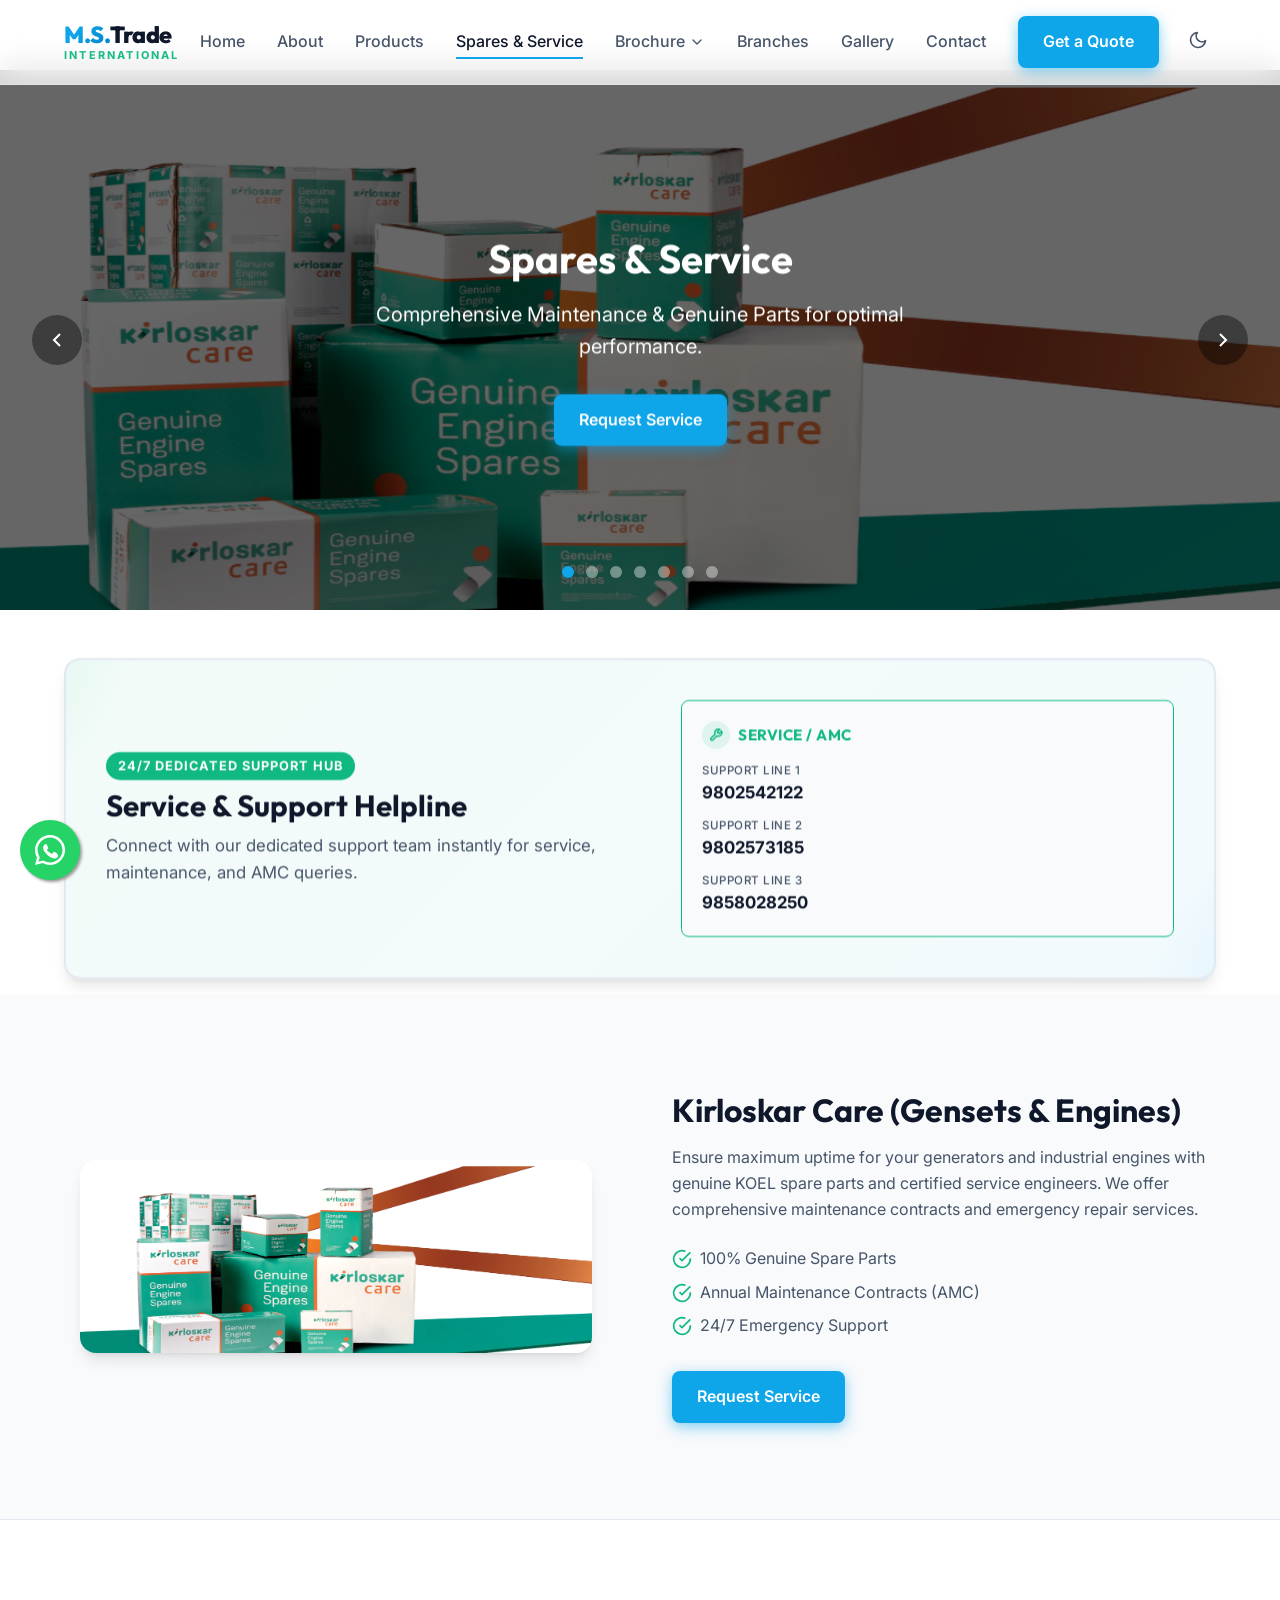
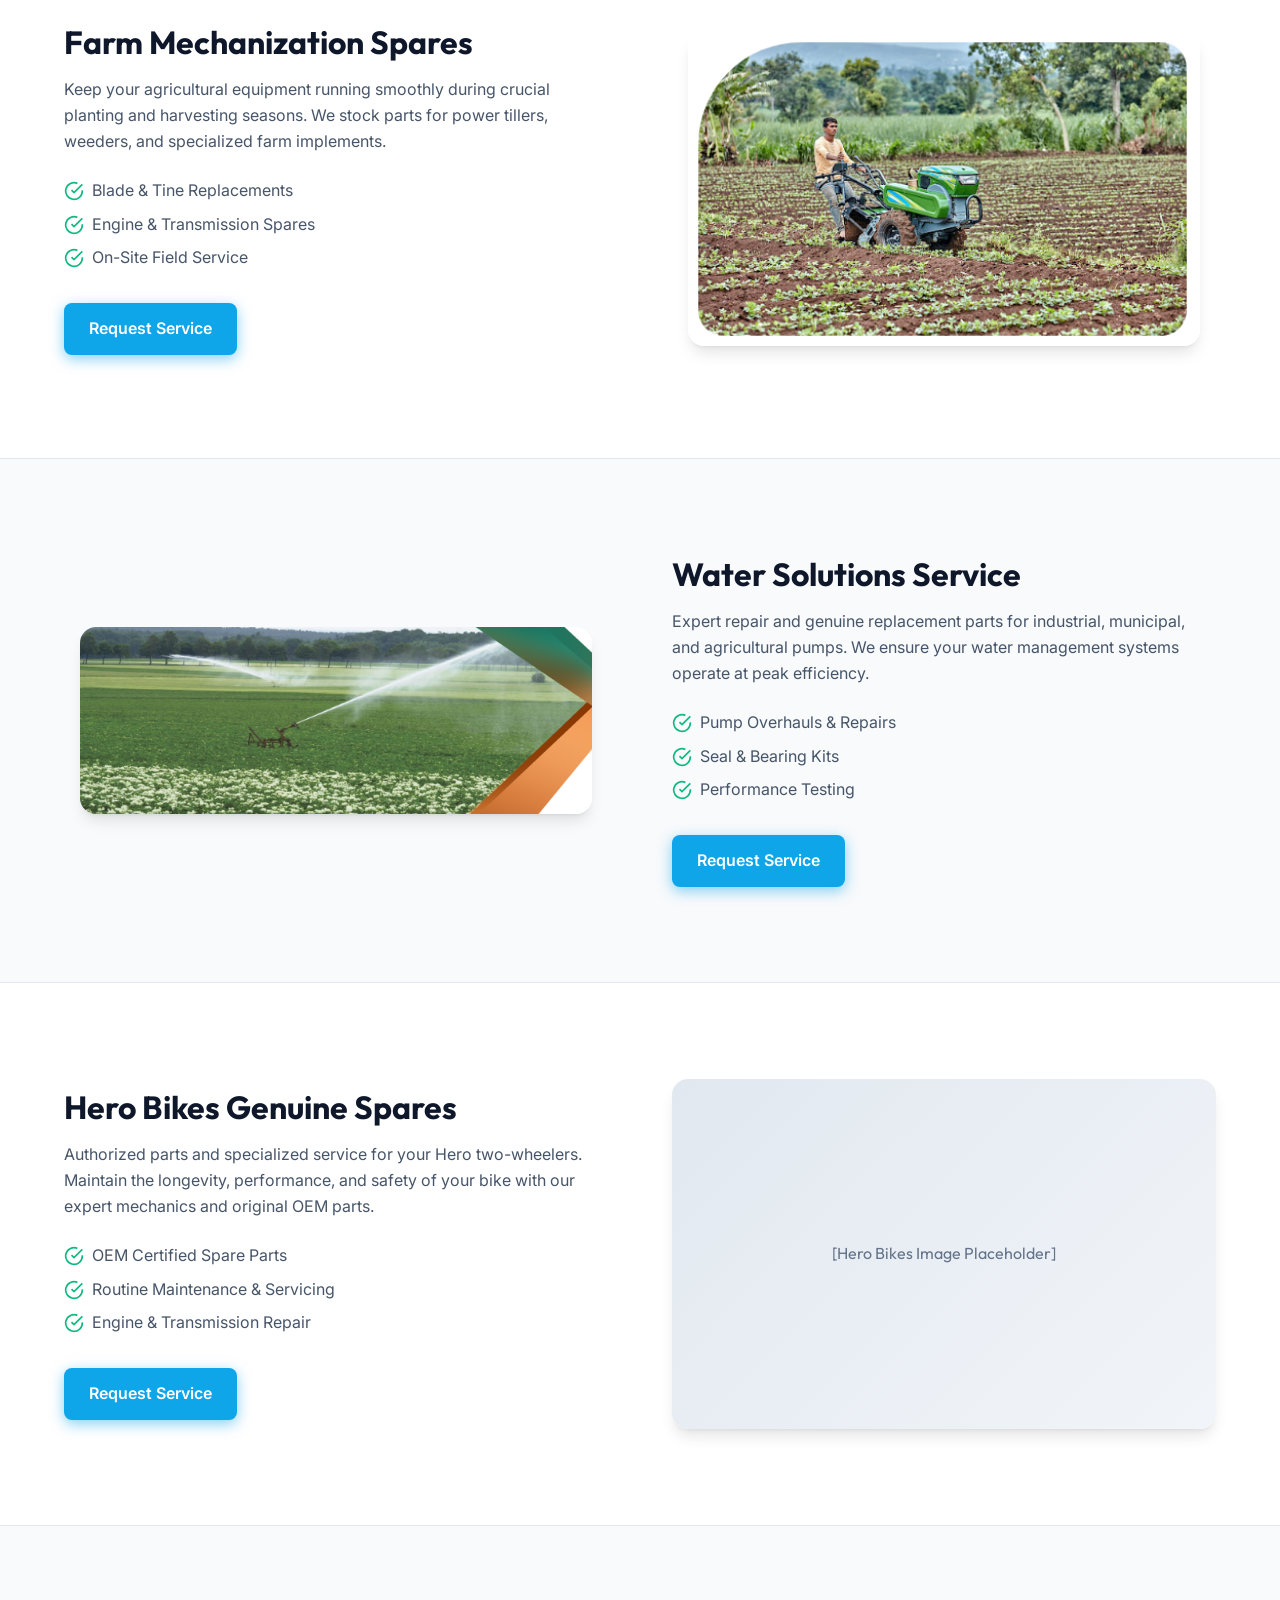
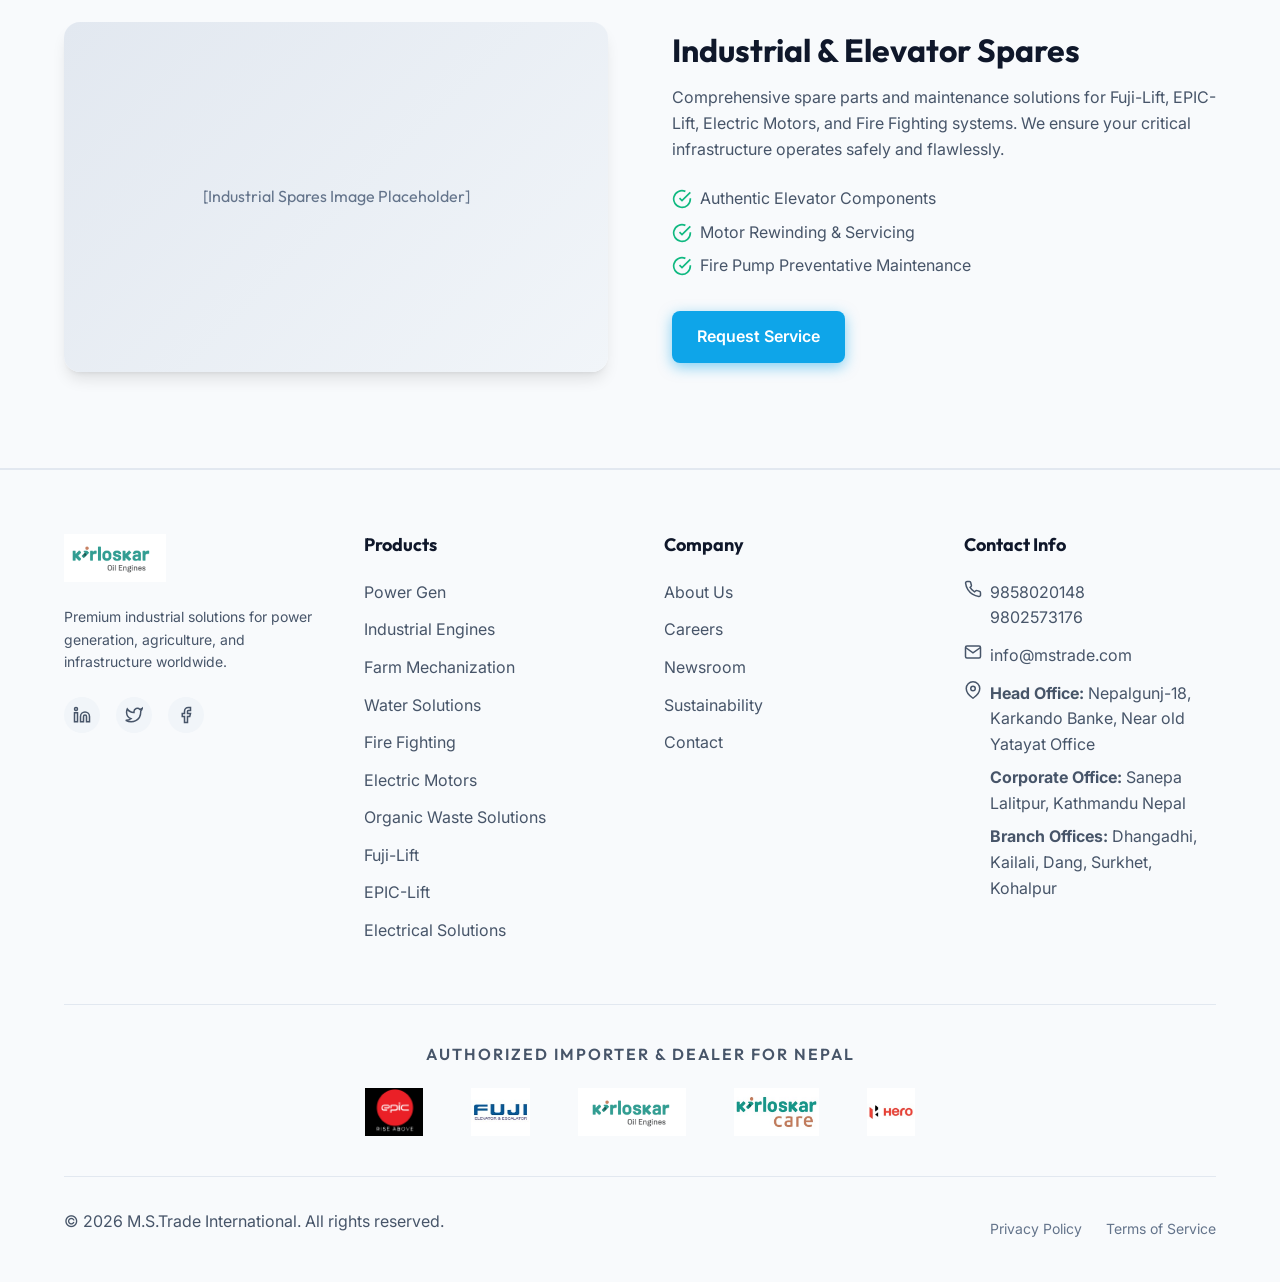
<file: spares-service.html>
<!DOCTYPE html>
<html lang="en" data-theme="light">
<head>
    <meta charset="UTF-8">
    <meta name="viewport" content="width=device-width, initial-scale=1.0">
    <title>Spares & Service | M.S.Trade International</title>
    <meta name="description" content="Genuine Spares & Service for Kirloskar Care, Farm Mechanization, Water Solutions, and Hero Bikes.">
    
    <!-- CSS -->
    <link rel="stylesheet" href="./styles/main.css">
    <link rel="stylesheet" href="./styles/components.css">
    <link rel="stylesheet" href="./styles/animations.css">

    <style>
      .page-header {
        padding: 10rem 2rem 6rem;
        background: var(--bg-tertiary);
        text-align: center;
        border-bottom: 1px solid var(--border-color);
      }

      .service-block {
        padding: 6rem 0;
        border-bottom: 1px solid var(--border-color);
      }

      .service-block:nth-child(even) {
        background-color: var(--bg-secondary);
      }

      .service-content {
        display: grid;
        grid-template-columns: 1fr 1fr;
        gap: 4rem;
        align-items: center;
      }

      .service-block:nth-child(even) .service-content {
        direction: rtl;
      }

      .service-block:nth-child(even) .service-text {
        direction: ltr;
      }

      .service-features {
        list-style: none;
        margin-top: 1.5rem;
      }

      .service-features li {
        display: flex;
        align-items: center;
        gap: 0.5rem;
        margin-bottom: 0.5rem;
        color: var(--text-secondary);
      }

      .service-features svg {
        color: var(--brand-green);
        flex-shrink: 0;
      }

      .service-image {
        background: linear-gradient(135deg, var(--border-color), var(--bg-tertiary));
        height: 350px;
        border-radius: var(--radius-lg);
        display: flex;
        align-items: center;
        justify-content: center;
        font-family: var(--font-display);
        color: var(--text-tertiary);
        box-shadow: var(--shadow-lg);
      }

      @media (max-width: 768px) {
        .service-content {
          grid-template-columns: 1fr;
          direction: ltr !important;
        }
      }
    </style>
</head>
<body>

    <!-- Header Navigation -->
    <header class="header">
        <div class="nav-container">
            <a href="index.html" class="logo logo-text">
                <div class="logo-main-text">
                    <span class="logo-ms">M.S.</span>
                    <span class="logo-trade">Trade</span>
                </div>
                <span class="logo-sub">International</span>
            </a>
            
            <nav class="nav-links">
                <a href="index.html" class="nav-link">Home</a>
                <a href="about.html" class="nav-link">About</a>
                <a href="products.html" class="nav-link">Products</a>
                <a href="spares-service.html" class="nav-link active">Spares & Service</a>
                <div class="dropdown">
                    <a href="#" class="nav-link dropdown-btn" aria-haspopup="true" aria-expanded="false">
                        Brochure
                        <svg width="16" height="16" viewBox="0 0 24 24" fill="none" stroke="currentColor" stroke-width="2" stroke-linecap="round" stroke-linejoin="round"><polyline points="6 9 12 15 18 9"></polyline></svg>
                    </a>
                    <div class="dropdown-content brochure-dropdown-box">
                        <div class="brochure-header">
                            <h4>Technical Catalogues</h4>
                            <p>Download premium product brochures</p>
                        </div>
                        <div class="brochure-items">
                            <div class="brochure-card">
                                <div class="brochure-icon">
                                    <svg xmlns="http://www.w3.org/2000/svg" width="20" height="20" viewBox="0 0 24 24" fill="none" stroke="currentColor" stroke-width="2" stroke-linecap="round" stroke-linejoin="round"><path d="M14 2H6a2 2 0 0 0-2 2v16a2 2 0 0 0 2 2h12a2 2 0 0 0 2-2V8z"></path><polyline points="14 2 14 8 20 8"></polyline><line x1="16" y1="13" x2="8" y2="13"></line><line x1="16" y1="17" x2="8" y2="17"></line><polyline points="10 9 9 9 8 9"></polyline></svg>
                                </div>
                                <div class="brochure-info">
                                    <h5>Kirloskar Powergen</h5>
                                    <span>Domestic Powergen Brochure</span>
                                </div>
                                <a href="./Domestic_Kirloskar%20Powergen.pdf" download="Domestic_Kirloskar_Powergen_Brochure.pdf" class="brochure-download-btn" aria-label="Download Kirloskar Powergen Brochure" target="_blank">
                                    <svg xmlns="http://www.w3.org/2000/svg" width="18" height="18" viewBox="0 0 24 24" fill="none" stroke="currentColor" stroke-width="2" stroke-linecap="round" stroke-linejoin="round"><path d="M21 15v4a2 2 0 0 1-2 2H5a2 2 0 0 1-2-2v-4"></path><polyline points="7 10 12 15 17 10"></polyline><line x1="12" y1="15" x2="12" y2="3"></line></svg>
                                </a>
                            </div>
                        </div>
                    </div>
                </div>
                <a href="branches.html" class="nav-link">Branches</a>
                <a href="gallery.html" class="nav-link">Gallery</a>
                <a href="contact.html" class="nav-link">Contact</a>
                <a href="contact.html" class="btn btn-primary">Get a Quote</a>
            </nav>

            <div style="display: flex; align-items: center; gap: 1rem;">
                <button id="theme-toggle" class="theme-toggle" aria-label="Toggle Dark Mode">
                    <span id="theme-icon"></span>
                </button>
                <button class="mobile-menu-btn" aria-label="Menu" aria-expanded="false">
                    <svg xmlns="http://www.w3.org/2000/svg" width="24" height="24" viewBox="0 0 24 24" fill="none" stroke="currentColor" stroke-width="2" stroke-linecap="round" stroke-linejoin="round"><line x1="3" y1="12" x2="21" y2="12"></line><line x1="3" y1="6" x2="21" y2="6"></line><line x1="3" y1="18" x2="21" y2="18"></line></svg>
                </button>
            </div>
        </div>
    </header>
    <!-- Page Header Slideshow -->
    <section class="slideshow-container">
        <div class="slide active">
            <img src="./slide-1.png" class="slide-bg" alt="Slide 1">
            <div class="slide-content animate-on-scroll fade-in-up">
                <h1 class="section-title" style="color: white;">Spares & Service</h1>
                <p style="font-size: 1.25rem; max-width: 600px; margin: 0 auto; color: white;">Comprehensive Maintenance & Genuine Parts for optimal performance.</p>
                <div style="margin-top: 2rem;">
                    <a href="contact.html" class="btn btn-primary hover-float">Request Service</a>
                </div>
            </div>
        </div>
        <div class="slide">
            <img src="./slide-2.png" class="slide-bg" alt="Slide 2">
            <div class="slide-content">
                <h1 class="section-title" style="color: white;">Reliable Support 24/7</h1>
                <p style="font-size: 1.25rem; max-width: 600px; margin: 0 auto; color: white;">Expert engineers and authentic parts for all your industrial needs.</p>
                <div style="margin-top: 2rem;">
                    <a href="contact.html" class="btn btn-primary hover-float">Request Service</a>
                </div>
            </div>
        </div>
        <div class="slide">
            <img src="./slide-3.png" class="slide-bg" alt="Slide 3">
            <div class="slide-content">
                <h1 class="section-title" style="color: white;">Farm Mechanization</h1>
                <p style="font-size: 1.25rem; max-width: 600px; margin: 0 auto; color: white;">Revolutionizing modern agriculture with powerful and efficient machinery.</p>
                <div style="margin-top: 2rem;">
                    <a href="contact.html" class="btn btn-primary hover-float">Request Service</a>
                </div>
            </div>
        </div>
        <div class="slide">
            <img src="./slide-4.png" class="slide-bg" alt="Slide 4">
            <div class="slide-content">
                <h1 class="section-title" style="color: white;">Advanced Water Solutions</h1>
                <p style="font-size: 1.25rem; max-width: 600px; margin: 0 auto; color: white;">Smart pumping systems tailored for agriculture, municipal, and industrial fluid handling.</p>
                <div style="margin-top: 2rem;">
                    <a href="contact.html" class="btn btn-primary hover-float">Request Service</a>
                </div>
            </div>
        </div>
        <div class="slide">
            <img src="./slide-5.png" class="slide-bg" alt="Slide 5">
            <div class="slide-content">
                <h1 class="section-title" style="color: white;">Fuji & EPIC Lift Systems</h1>
                <p style="font-size: 1.25rem; max-width: 600px; margin: 0 auto; color: white;">Premium elevator solutions and heavy-duty lifting systems for high-rise buildings and infrastructure.</p>
                <div style="margin-top: 2rem;">
                    <a href="contact.html" class="btn btn-primary hover-float">Request Service</a>
                </div>
            </div>
        </div>
        <div class="slide">
            <img src="./slide-6.png" class="slide-bg" alt="Slide 6">
            <div class="slide-content">
                <h1 class="section-title" style="color: white;">High-Efficiency Electric Motors</h1>
                <p style="font-size: 1.25rem; max-width: 600px; margin: 0 auto; color: white;">Reliable rotary power minimizing energy consumption for heavy-duty industrial operations.</p>
                <div style="margin-top: 2rem;">
                    <a href="contact.html" class="btn btn-primary hover-float">Request Service</a>
                </div>
            </div>
        </div>
        <div class="slide">
            <img src="./slide-7.png" class="slide-bg" alt="Slide 7">
            <div class="slide-content">
                <h1 class="section-title" style="color: white;">Fire Fighting Systems</h1>
                <p style="font-size: 1.25rem; max-width: 600px; margin: 0 auto; color: white;">Critical life-safety pump engines built to the most rigorous FM-UL certified standards.</p>
                <div style="margin-top: 2rem;">
                    <a href="contact.html" class="btn btn-primary hover-float">Request Service</a>
                </div>
            </div>
        </div>
        
        <!-- Slideshow Buttons -->
        <button class="slide-btn prev" aria-label="Previous Slide">
            <svg width="24" height="24" viewBox="0 0 24 24" fill="none" stroke="currentColor" stroke-width="2"><path d="M15 18l-6-6 6-6"/></svg>
        </button>
        <button class="slide-btn next" aria-label="Next Slide">
            <svg width="24" height="24" viewBox="0 0 24 24" fill="none" stroke="currentColor" stroke-width="2"><path d="M9 18l6-6-6-6"/></svg>
        </button>
        <div class="slide-dots">
            <div class="dot active"></div>
            <div class="dot"></div>
            <div class="dot"></div>
            <div class="dot"></div>
            <div class="dot"></div>
            <div class="dot"></div>
            <div class="dot"></div>
        </div>
    </section>

    <!-- Dedicated Helplines Long Box Layout -->
    <section id="support" class="section" style="padding: 3rem 0 1rem; background-color: var(--bg-primary);">
        <div class="container">
            <div class="animate-on-scroll fade-in-up" style="background: linear-gradient(135deg, rgba(16, 185, 129, 0.05), rgba(14, 165, 233, 0.05)); border: 2px solid var(--border-color); border-radius: var(--radius-lg); padding: 2.5rem; box-shadow: var(--shadow-lg); position: relative; overflow: hidden;">
                <!-- Decorative subtle brand green / accent primary radial background glow -->
                <div style="position: absolute; top: -50%; left: -20%; width: 300px; height: 300px; background: radial-gradient(circle, rgba(16, 185, 129, 0.1) 0%, rgba(16, 185, 129, 0) 70%); pointer-events: none;"></div>
                <div style="position: absolute; bottom: -50%; right: -20%; width: 300px; height: 300px; background: radial-gradient(circle, rgba(14, 165, 233, 0.1) 0%, rgba(14, 165, 233, 0) 70%); pointer-events: none;"></div>
                
                <div style="display: flex; flex-wrap: wrap; align-items: center; justify-content: space-between; gap: 2rem; position: relative; z-index: 1;">
                    <!-- Left: Header info -->
                    <div style="flex: 1 1 350px;">
                        <span style="display: inline-block; font-size: 0.8rem; background-color: var(--brand-green); color: white; padding: 0.25rem 0.75rem; border-radius: var(--radius-full); font-weight: bold; text-transform: uppercase; margin-bottom: 0.5rem; letter-spacing: 1px;">24/7 Dedicated Support Hub</span>
                        <h2 style="font-size: 1.85rem; margin: 0 0 0.5rem; color: var(--text-primary);">Service & Support Helpline</h2>
                        <p style="margin: 0; color: var(--text-secondary); font-size: 1.05rem;">Connect with our dedicated support team instantly for service, maintenance, and AMC queries.</p>
                    </div>
                    
                    <!-- Right: Service / AMC Phone number -->
                    <div style="display: flex; flex-wrap: wrap; gap: 2rem; flex: 1 1 300px; justify-content: flex-end;">
                        
                        <!-- Col 3: Service / AMC -->
                        <div style="background-color: var(--bg-secondary); border: 1px solid var(--brand-green); border-radius: var(--radius-md); padding: 1.25rem; min-width: 220px; flex: 1;">
                            <div style="display: flex; align-items: center; gap: 0.5rem; margin-bottom: 0.75rem;">
                                <div style="color: var(--brand-green); background-color: rgba(16, 185, 129, 0.1); width: 28px; height: 28px; border-radius: 50%; display: flex; align-items: center; justify-content: center; flex-shrink: 0;">
                                    <svg width="14" height="14" viewBox="0 0 24 24" fill="none" stroke="currentColor" stroke-width="2.5"><path d="M14.7 6.3a1 1 0 0 0 0 1.4l1.6 1.6a1 1 0 0 0 1.4 0l3.77-3.77a6 6 0 0 1-7.94 7.94l-6.91 6.91a2.12 2.12 0 0 1-3-3l6.91-6.91a6 6 0 0 1 7.94-7.94l-3.76 3.76z"></path></svg>
                                </div>
                                <h3 style="font-size: 0.95rem; margin: 0; color: var(--brand-green); font-weight: 700; text-transform: uppercase; letter-spacing: 0.5px;">Service / AMC</h3>
                            </div>
                            <div style="display: flex; flex-direction: column; gap: 0.6rem;">
                                <div>
                                    <span style="display: block; font-size: 0.72rem; color: var(--text-secondary); font-weight: 500; text-transform: uppercase; letter-spacing: 0.5px;">Support Line 1</span>
                                    <a href="tel:9802542122" style="color: var(--text-primary); font-size: 1.05rem; font-weight: 700; display: block; transition: color var(--transition-fast);">9802542122</a>
                                </div>
                                <div>
                                    <span style="display: block; font-size: 0.72rem; color: var(--text-secondary); font-weight: 500; text-transform: uppercase; letter-spacing: 0.5px;">Support Line 2</span>
                                    <a href="tel:9802573185" style="color: var(--text-primary); font-size: 1.05rem; font-weight: 700; display: block; transition: color var(--transition-fast);">9802573185</a>
                                </div>
                                <div>
                                    <span style="display: block; font-size: 0.72rem; color: var(--text-secondary); font-weight: 500; text-transform: uppercase; letter-spacing: 0.5px;">Support Line 3</span>
                                    <a href="tel:9858028250" style="color: var(--text-primary); font-size: 1.05rem; font-weight: 700; display: block; transition: color var(--transition-fast);">9858028250</a>
                                </div>
                            </div>
                        </div>
                        
                    </div>
                </div>
            </div>
        </div>
    </section>

    <!-- Service 1: Kirloskar Care -->
    <section id="kirloskar-care" class="service-block">
        <div class="container">
            <div class="service-content">
                <div class="service-text animate-on-scroll fade-in-right">
                    <h2 class="section-title" style="font-size: 2rem;">Kirloskar Care (Gensets & Engines)</h2>
                    <p>Ensure maximum uptime for your generators and industrial engines with genuine KOEL spare parts and certified service engineers. We offer comprehensive maintenance contracts and emergency repair services.</p>
                    <ul class="service-features">
                        <li><svg width="20" height="20" viewBox="0 0 24 24" fill="none" stroke="currentColor" stroke-width="2"><path d="M22 11.08V12a10 10 0 1 1-5.93-9.14"></path><polyline points="22 4 12 14.01 9 11.01"></polyline></svg> 100% Genuine Spare Parts</li>
                        <li><svg width="20" height="20" viewBox="0 0 24 24" fill="none" stroke="currentColor" stroke-width="2"><path d="M22 11.08V12a10 10 0 1 1-5.93-9.14"></path><polyline points="22 4 12 14.01 9 11.01"></polyline></svg> Annual Maintenance Contracts (AMC)</li>
                        <li><svg width="20" height="20" viewBox="0 0 24 24" fill="none" stroke="currentColor" stroke-width="2"><path d="M22 11.08V12a10 10 0 1 1-5.93-9.14"></path><polyline points="22 4 12 14.01 9 11.01"></polyline></svg> 24/7 Emergency Support</li>
                    </ul>
                    <a href="contact.html" class="btn btn-primary" style="margin-top: 1.5rem;">Request Service</a>
                </div>
                <div class="service-image animate-on-scroll fade-in-left" style="background: transparent; box-shadow: none; height: auto; padding: 1rem;">
                    <img src="./slide-1.png" alt="Kirloskar Care (Gensets & Engines)" style="width: 100%; height: auto; border-radius: var(--radius-lg); box-shadow: var(--shadow-lg);">
                </div>
            </div>
        </div>
    </section>

    <!-- Service 2: Farm Mechanization -->
    <section id="farm-service" class="service-block">
        <div class="container">
            <div class="service-content">
                <div class="service-text animate-on-scroll fade-in-left">
                    <h2 class="section-title" style="font-size: 2rem;">Farm Mechanization Spares</h2>
                    <p>Keep your agricultural equipment running smoothly during crucial planting and harvesting seasons. We stock parts for power tillers, weeders, and specialized farm implements.</p>
                    <ul class="service-features">
                        <li><svg width="20" height="20" viewBox="0 0 24 24" fill="none" stroke="currentColor" stroke-width="2"><path d="M22 11.08V12a10 10 0 1 1-5.93-9.14"></path><polyline points="22 4 12 14.01 9 11.01"></polyline></svg> Blade & Tine Replacements</li>
                        <li><svg width="20" height="20" viewBox="0 0 24 24" fill="none" stroke="currentColor" stroke-width="2"><path d="M22 11.08V12a10 10 0 1 1-5.93-9.14"></path><polyline points="22 4 12 14.01 9 11.01"></polyline></svg> Engine & Transmission Spares</li>
                        <li><svg width="20" height="20" viewBox="0 0 24 24" fill="none" stroke="currentColor" stroke-width="2"><path d="M22 11.08V12a10 10 0 1 1-5.93-9.14"></path><polyline points="22 4 12 14.01 9 11.01"></polyline></svg> On-Site Field Service</li>
                    </ul>
                    <a href="contact.html" class="btn btn-primary" style="margin-top: 1.5rem;">Request Service</a>
                </div>
                <div class="service-image animate-on-scroll fade-in-right" style="background: transparent; box-shadow: none; height: auto; padding: 1rem;">
                    <img src="./farmm.png" alt="Farm Mechanization Spares" style="width: 100%; height: auto; border-radius: var(--radius-lg); box-shadow: var(--shadow-lg);">
                </div>
            </div>
        </div>
    </section>

    <!-- Service 3: Water Solutions -->
    <section id="water-service" class="service-block">
        <div class="container">
            <div class="service-content">
                <div class="service-text animate-on-scroll fade-in-right">
                    <h2 class="section-title" style="font-size: 2rem;">Water Solutions Service</h2>
                    <p>Expert repair and genuine replacement parts for industrial, municipal, and agricultural pumps. We ensure your water management systems operate at peak efficiency.</p>
                    <ul class="service-features">
                        <li><svg width="20" height="20" viewBox="0 0 24 24" fill="none" stroke="currentColor" stroke-width="2"><path d="M22 11.08V12a10 10 0 1 1-5.93-9.14"></path><polyline points="22 4 12 14.01 9 11.01"></polyline></svg> Pump Overhauls & Repairs</li>
                        <li><svg width="20" height="20" viewBox="0 0 24 24" fill="none" stroke="currentColor" stroke-width="2"><path d="M22 11.08V12a10 10 0 1 1-5.93-9.14"></path><polyline points="22 4 12 14.01 9 11.01"></polyline></svg> Seal & Bearing Kits</li>
                        <li><svg width="20" height="20" viewBox="0 0 24 24" fill="none" stroke="currentColor" stroke-width="2"><path d="M22 11.08V12a10 10 0 1 1-5.93-9.14"></path><polyline points="22 4 12 14.01 9 11.01"></polyline></svg> Performance Testing</li>
                    </ul>
                    <a href="contact.html" class="btn btn-primary" style="margin-top: 1.5rem;">Request Service</a>
                </div>
                <div class="service-image animate-on-scroll fade-in-left" style="background: transparent; box-shadow: none; height: auto; padding: 1rem;">
                    <img src="./slide-4.png" alt="Water Solutions Service" style="width: 100%; height: auto; border-radius: var(--radius-lg); box-shadow: var(--shadow-lg);">
                </div>
            </div>
        </div>
    </section>

    <!-- Service 4: Hero Bikes -->
    <section id="hero-bikes" class="service-block">
        <div class="container">
            <div class="service-content">
                <div class="service-text animate-on-scroll fade-in-left">
                    <h2 class="section-title" style="font-size: 2rem;">Hero Bikes Genuine Spares</h2>
                    <p>Authorized parts and specialized service for your Hero two-wheelers. Maintain the longevity, performance, and safety of your bike with our expert mechanics and original OEM parts.</p>
                    <ul class="service-features">
                        <li><svg width="20" height="20" viewBox="0 0 24 24" fill="none" stroke="currentColor" stroke-width="2"><path d="M22 11.08V12a10 10 0 1 1-5.93-9.14"></path><polyline points="22 4 12 14.01 9 11.01"></polyline></svg> OEM Certified Spare Parts</li>
                        <li><svg width="20" height="20" viewBox="0 0 24 24" fill="none" stroke="currentColor" stroke-width="2"><path d="M22 11.08V12a10 10 0 1 1-5.93-9.14"></path><polyline points="22 4 12 14.01 9 11.01"></polyline></svg> Routine Maintenance & Servicing</li>
                        <li><svg width="20" height="20" viewBox="0 0 24 24" fill="none" stroke="currentColor" stroke-width="2"><path d="M22 11.08V12a10 10 0 1 1-5.93-9.14"></path><polyline points="22 4 12 14.01 9 11.01"></polyline></svg> Engine & Transmission Repair</li>
                    </ul>
                    <a href="contact.html" class="btn btn-primary" style="margin-top: 1.5rem;">Request Service</a>
                </div>
                <div class="service-image animate-on-scroll fade-in-right">
                    [Hero Bikes Image Placeholder]
                </div>
            </div>
        </div>
    </section>

    <!-- Service 5: Industrial & Elevator Spares -->
    <section id="industrial-spares" class="service-block">
        <div class="container">
            <div class="service-content">
                <div class="service-text animate-on-scroll fade-in-right">
                    <h2 class="section-title" style="font-size: 2rem;">Industrial & Elevator Spares</h2>
                    <p>Comprehensive spare parts and maintenance solutions for Fuji-Lift, EPIC-Lift, Electric Motors, and Fire Fighting systems. We ensure your critical infrastructure operates safely and flawlessly.</p>
                    <ul class="service-features">
                        <li><svg width="20" height="20" viewBox="0 0 24 24" fill="none" stroke="currentColor" stroke-width="2"><path d="M22 11.08V12a10 10 0 1 1-5.93-9.14"></path><polyline points="22 4 12 14.01 9 11.01"></polyline></svg> Authentic Elevator Components</li>
                        <li><svg width="20" height="20" viewBox="0 0 24 24" fill="none" stroke="currentColor" stroke-width="2"><path d="M22 11.08V12a10 10 0 1 1-5.93-9.14"></path><polyline points="22 4 12 14.01 9 11.01"></polyline></svg> Motor Rewinding & Servicing</li>
                        <li><svg width="20" height="20" viewBox="0 0 24 24" fill="none" stroke="currentColor" stroke-width="2"><path d="M22 11.08V12a10 10 0 1 1-5.93-9.14"></path><polyline points="22 4 12 14.01 9 11.01"></polyline></svg> Fire Pump Preventative Maintenance</li>
                    </ul>
                    <a href="contact.html" class="btn btn-primary" style="margin-top: 1.5rem;">Request Service</a>
                </div>
                <div class="service-image animate-on-scroll fade-in-left">
                    [Industrial Spares Image Placeholder]
                </div>
            </div>
        </div>
    </section>

    <footer class="footer">
        <div class="container">
            <div class="footer-grid">
                <div class="footer-col">
                    <a href="index.html" class="logo" style="margin-bottom: 1.5rem;">
                        <img src="./logo.png" alt="M.S.Trade International - Kirloskar Oil Engines">
                    </a>
                    <p style="font-size: 0.875rem;">Premium industrial solutions for power generation, agriculture, and infrastructure worldwide.</p>
                    <div class="social-links" style="margin-top: 1.5rem;">
                        <a href="#" class="social-link" aria-label="LinkedIn">
                            <svg width="18" height="18" viewBox="0 0 24 24" fill="none" stroke="currentColor" stroke-width="2"><path d="M16 8a6 6 0 0 1 6 6v7h-4v-7a2 2 0 0 0-2-2 2 2 0 0 0-2 2v7h-4v-7a6 6 0 0 1 6-6z"></path><rect x="2" y="9" width="4" height="12"></rect><circle cx="4" cy="4" r="2"></circle></svg>
                        </a>
                        <a href="#" class="social-link" aria-label="Twitter">
                            <svg width="18" height="18" viewBox="0 0 24 24" fill="none" stroke="currentColor" stroke-width="2"><path d="M23 3a10.9 10.9 0 0 1-3.14 1.53 4.48 4.48 0 0 0-7.86 3v1A10.66 10.66 0 0 1 3 4s-4 9 5 13a11.64 11.64 0 0 1-7 2c9 5 20 0 20-11.5a4.5 4.5 0 0 0-.08-.83A7.72 7.72 0 0 0 23 3z"></path></svg>
                        </a>
                        <a href="#" class="social-link" aria-label="Facebook">
                            <svg width="18" height="18" viewBox="0 0 24 24" fill="none" stroke="currentColor" stroke-width="2"><path d="M18 2h-3a5 5 0 0 0-5 5v3H7v4h3v8h4v-8h3l1-4h-4V7a1 1 0 0 1 1-1h3z"></path></svg>
                        </a>
                    </div>
                </div>
                
                <div class="footer-col">
                    <h4>Products</h4>
                    <ul class="footer-links">
                        <li><a href="products.html#power-gen">Power Gen</a></li>
                        <li><a href="products.html#industrial">Industrial Engines</a></li>
                        <li><a href="products.html#farm">Farm Mechanization</a></li>
                        <li><a href="products.html#water">Water Solutions</a></li>

                        <li><a href="products.html#fire">Fire Fighting</a></li>
                        <li><a href="products.html#motors">Electric Motors</a></li>
                        <li><a href="products.html#waste">Organic Waste Solutions</a></li>
                        <li><a href="products.html#fuji-lift">Fuji-Lift</a></li>
                        <li><a href="products.html#epic-lift">EPIC-Lift</a></li>
                        <li><a href="products.html#electrical">Electrical Solutions</a></li>
                    </ul>
                </div>

                <div class="footer-col">
                    <h4>Company</h4>
                    <ul class="footer-links">
                        <li><a href="about.html">About Us</a></li>
                        <li><a href="#">Careers</a></li>
                        <li><a href="#">Newsroom</a></li>
                        <li><a href="#">Sustainability</a></li>
                        <li><a href="contact.html">Contact</a></li>
                    </ul>
                </div>
                
                <div class="footer-col">
                    <h4>Contact Info</h4>
                    <ul class="footer-links">
                        <li style="display: flex; gap: 0.5rem; color: var(--text-secondary);">
                            <svg width="18" height="18" viewBox="0 0 24 24" fill="none" stroke="currentColor" stroke-width="2" style="flex-shrink: 0;"><path d="M22 16.92v3a2 2 0 0 1-2.18 2 19.79 19.79 0 0 1-8.63-3.07 19.5 19.5 0 0 1-6-6 19.79 19.79 0 0 1-3.07-8.67A2 2 0 0 1 4.11 2h3a2 2 0 0 1 2 1.72 12.84 12.84 0 0 0 .7 2.81 2 2 0 0 1-.45 2.11L8.09 9.91a16 16 0 0 0 6 6l1.27-1.27a2 2 0 0 1 2.11-.45 12.84 12.84 0 0 0 2.81.7A2 2 0 0 1 22 16.92z"></path></svg>
                            <div style="display: flex; flex-direction: column;">
                                <span>9858020148</span>
                                <span>9802573176</span>
                            </div>
                        </li>
                        <li style="display: flex; gap: 0.5rem; color: var(--text-secondary);">
                            <svg width="18" height="18" viewBox="0 0 24 24" fill="none" stroke="currentColor" stroke-width="2" style="flex-shrink: 0;"><path d="M4 4h16c1.1 0 2 .9 2 2v12c0 1.1-.9 2-2 2H4c-1.1 0-2-.9-2-2V6c0-1.1.9-2 2-2z"></path><polyline points="22,6 12,13 2,6"></polyline></svg>
                            info@mstrade.com
                        </li>
                        <li style="display: flex; gap: 0.5rem; color: var(--text-secondary);">
                            <svg width="18" height="18" viewBox="0 0 24 24" fill="none" stroke="currentColor" stroke-width="2" style="flex-shrink: 0;"><path d="M21 10c0 7-9 13-9 13s-9-6-9-13a9 9 0 0 1 18 0z"></path><circle cx="12" cy="10" r="3"></circle></svg>
                            <div style="display: flex; flex-direction: column; gap: 0.5rem;">
                                <span><strong>Head Office:</strong> Nepalgunj-18, Karkando Banke, Near old Yatayat Office</span>
                                <span><strong>Corporate Office:</strong> Sanepa Lalitpur, Kathmandu Nepal</span>
                                <span><strong>Branch Offices:</strong> Dhangadhi, Kailali, Dang, Surkhet, Kohalpur</span>
                            </div>
                        </li>
                    </ul>
                </div>
            </div>
            <div style="text-align: center; padding-top: 2.5rem; margin-top: 2.5rem; border-top: 1px solid var(--border-color);">
                <h4 style="color: var(--text-secondary); font-size: 1rem; font-weight: 600; text-transform: uppercase; letter-spacing: 2px; margin: 0;">Authorized Importer & Dealer For Nepal</h4>
            </div>
            <div class="footer-logos" style="border-top: none; padding-top: 1.5rem; margin-top: 0;">
                <img src="./footer-1.png" alt="Brand Logo 1" class="footer-logo">
                <img src="./footer-2.jpeg" alt="Brand Logo 2" class="footer-logo">
                <img src="./footer-3.png" alt="Brand Logo 3" class="footer-logo">
                <img src="./footer-4.jpeg" alt="Brand Logo 4" class="footer-logo">
                <img src="./footer-5.jpeg" alt="Brand Logo 5" class="footer-logo">
            </div>
            <div class="footer-bottom">
                <p>&copy; 2026 M.S.Trade International. All rights reserved.</p>
                <div style="display: flex; gap: 1.5rem;">
                    <a href="#" style="color: var(--text-tertiary); font-size: 0.875rem;">Privacy Policy</a>
                    <a href="#" style="color: var(--text-tertiary); font-size: 0.875rem;">Terms of Service</a>
                </div>
            </div>
        </div>
    </footer>


    <!-- Back to top -->
    <button id="back-to-top" class="back-to-top" aria-label="Back to top">
        <svg width="24" height="24" viewBox="0 0 24 24" fill="none" stroke="currentColor" stroke-width="2" stroke-linecap="round" stroke-linejoin="round"><polyline points="18 15 12 9 6 15"></polyline></svg>
    </button>

    <!-- JS -->
    <script src="./js/main.js"></script>
    <!-- WhatsApp Floating Button -->
    <a href="https://wa.me/9779858020148" class="whatsapp-float" target="_blank" aria-label="Chat with us on WhatsApp">
        <svg xmlns="http://www.w3.org/2000/svg" width="30" height="30" viewBox="0 0 24 24" fill="#fff" stroke="none"><path d="M12.031 0C5.394 0 0 5.395 0 12.032c0 2.128.555 4.195 1.611 6.012L.032 24l6.096-1.597A11.968 11.968 0 0 0 12.031 24c6.637 0 12.032-5.396 12.032-12.032C24.063 5.395 18.668 0 12.031 0zm0 22.015a9.965 9.965 0 0 1-5.083-1.39l-.364-.216-3.774.989.998-3.68-.237-.376A9.957 9.957 0 0 1 2.062 12.03C2.062 6.529 6.531 2.061 12.031 2.061c5.5 0 9.969 4.468 9.969 9.97 0 5.5-4.469 9.968-9.969 9.968zm5.474-7.464c-.3-.151-1.774-.876-2.05-.976-.275-.1-.475-.15-.675.151-.2.301-.775.976-.95 1.176-.175.2-.35.226-.65.076-1.298-.636-2.485-1.517-3.415-2.529-.395-.427-.246-.644.053-.94.148-.145.3-.301.45-.451.15-.15.2-.25.3-.401.1-.15.05-.276-.025-.426-.075-.15-.675-1.626-.925-2.227-.241-.578-.485-.5-.675-.51h-.575c-.2 0-.525.075-.8.375-.275.3-1.05 1.026-1.05 2.503 0 1.477 1.075 2.903 1.225 3.104.15.2 2.115 3.228 5.126 4.526 1.834.792 2.531.85 3.425.713.91-.14 1.774-.726 2.024-1.427.25-.701.25-1.302.175-1.427-.075-.125-.275-.2-.575-.35z"/></svg>
    </a>

</body>
</html>
</file>
<file: styles/main.css>
/* ==========================================================================
   Base styles and CSS Variables
   ========================================================================== */

@import url('https://fonts.googleapis.com/css2?family=Inter:wght@300;400;500;600;700&family=Outfit:wght@400;500;600;700;800&display=swap');

:root {
  /* Light Theme Colors */
  --bg-primary: #ffffff;
  --bg-secondary: #f8fafc;
  --bg-tertiary: #f1f5f9;
  --text-primary: #0f172a;
  --text-secondary: #475569;
  --text-tertiary: #64748b;
  --accent-primary: #0ea5e9; /* Premium Blue */
  --accent-secondary: #0284c7;
  --accent-glow: rgba(14, 165, 233, 0.5);
  --border-color: #e2e8f0;
  
  /* KOEL specific accent alternative */
  --brand-green: #10b981;
  --brand-green-dark: #059669;

  /* Typography */
  --font-sans: 'Inter', sans-serif;
  --font-display: 'Outfit', sans-serif;
  
  /* Spacing */
  --section-padding: 5rem 2rem;
  --container-max-width: 1200px;
  
  /* Shadows */
  --shadow-sm: 0 1px 2px 0 rgb(0 0 0 / 0.05);
  --shadow-md: 0 4px 6px -1px rgb(0 0 0 / 0.1), 0 2px 4px -2px rgb(0 0 0 / 0.1);
  --shadow-lg: 0 10px 15px -3px rgb(0 0 0 / 0.1), 0 4px 6px -4px rgb(0 0 0 / 0.1);
  --shadow-premium: 0 20px 40px -10px rgba(0,0,0,0.08);

  /* Transitions */
  --transition-fast: 0.15s ease-in-out;
  --transition-normal: 0.3s ease-in-out;
  --transition-slow: 0.5s cubic-bezier(0.4, 0, 0.2, 1);
  
  /* Radii */
  --radius-md: 0.5rem;
  --radius-lg: 1rem;
  --radius-full: 9999px;
}

[data-theme="dark"] {
  /* Dark Theme Colors */
  --bg-primary: #020617; /* Very deep slate */
  --bg-secondary: #0f172a;
  --bg-tertiary: #1e293b;
  --text-primary: #f8fafc;
  --text-secondary: #cbd5e1;
  --text-tertiary: #94a3b8;
  --accent-primary: #38bdf8;
  --accent-secondary: #0ea5e9;
  --border-color: #334155;
  --shadow-premium: 0 20px 40px -10px rgba(0,0,0,0.5);
}

/* Base Reset */
*, *::before, *::after {
  box-sizing: border-box;
  margin: 0;
  padding: 0;
}

html {
  font-size: 16px;
  scroll-behavior: smooth;
}

body {
  font-family: var(--font-sans);
  background-color: var(--bg-primary);
  color: var(--text-primary);
  line-height: 1.6;
  -webkit-font-smoothing: antialiased;
  -moz-osx-font-smoothing: grayscale;
  transition: background-color var(--transition-normal), color var(--transition-normal);
  overflow-x: hidden;
}

h1, h2, h3, h4, h5, h6 {
  font-family: var(--font-display);
  font-weight: 700;
  line-height: 1.2;
  color: var(--text-primary);
  margin-bottom: 1rem;
}

p {
  margin-bottom: 1rem;
  color: var(--text-secondary);
}

a {
  color: var(--accent-primary);
  text-decoration: none;
  transition: color var(--transition-fast);
}

a:hover {
  color: var(--accent-secondary);
}

img {
  max-width: 100%;
  height: auto;
  display: block;
}

.container {
  max-width: var(--container-max-width);
  margin: 0 auto;
  padding: 0 1.5rem;
}

.section {
  padding: var(--section-padding);
}

.section-header {
  text-align: center;
  max-width: 800px;
  margin: 0 auto 3rem;
}

.section-title {
  font-size: 2.5rem;
  margin-bottom: 1rem;
}

.section-subtitle {
  font-size: 1.125rem;
  color: var(--text-secondary);
}

/* Accessibility */
.sr-only {
  position: absolute;
  width: 1px;
  height: 1px;
  padding: 0;
  margin: -1px;
  overflow: hidden;
  clip: rect(0, 0, 0, 0);
  white-space: nowrap;
  border-width: 0;
}
</file>
<file: styles/components.css>
/* ==========================================================================
   UI Components
   ========================================================================== */

/* Buttons */
.btn {
  display: inline-flex;
  align-items: center;
  justify-content: center;
  padding: 0.75rem 1.5rem;
  font-family: var(--font-sans);
  font-weight: 600;
  border-radius: var(--radius-md);
  cursor: pointer;
  transition: all var(--transition-fast);
  border: 1px solid transparent;
  font-size: 1rem;
  text-decoration: none;
}

.btn-primary {
  background-color: var(--accent-primary);
  color: #ffffff;
  box-shadow: 0 4px 14px 0 var(--accent-glow);
}

.btn-primary:hover {
  background-color: var(--accent-secondary);
  transform: translateY(-2px);
  box-shadow: 0 6px 20px rgba(14, 165, 233, 0.4);
  color: #ffffff;
}

.btn-secondary {
  background-color: transparent;
  color: var(--text-primary);
  border-color: var(--border-color);
}

.btn-secondary:hover {
  background-color: var(--bg-tertiary);
  color: var(--text-primary);
}

/* Header & Navigation */
.header {
  position: fixed;
  top: 0;
  left: 0;
  width: 100%;
  background-color: rgba(255, 255, 255, 0.8);
  backdrop-filter: blur(12px);
  -webkit-backdrop-filter: blur(12px);
  z-index: 1000;
  border-bottom: 1px solid transparent;
  transition: all var(--transition-normal);
}

[data-theme="dark"] .header {
  background-color: rgba(2, 6, 23, 0.8);
}

.header.scrolled {
  border-bottom-color: var(--border-color);
  box-shadow: var(--shadow-sm);
  padding: 0.5rem 0;
}

.nav-container {
  display: flex;
  justify-content: space-between;
  align-items: center;
  padding: 1rem 1.5rem;
  max-width: var(--container-max-width);
  margin: 0 auto;
}

.logo {
  display: flex;
  align-items: center;
  gap: 0.5rem;
  text-decoration: none;
}

.logo img {
  max-height: 48px;
  width: auto;
}

/* Unique Typographic Logo Design */
.logo-text {
  flex-direction: column;
  align-items: flex-start;
  gap: 0;
  line-height: 1.1;
  transition: transform var(--transition-fast) ease;
}

.logo-text:hover {
  transform: translateY(-1px);
}

.logo-main-text {
  font-family: var(--font-display);
  font-size: 1.45rem;
  font-weight: 850;
  letter-spacing: -0.5px;
  display: flex;
  align-items: center;
}

.logo-ms {
  background: linear-gradient(135deg, var(--accent-primary) 30%, var(--accent-secondary) 100%);
  -webkit-background-clip: text;
  -webkit-text-fill-color: transparent;
}

.logo-trade {
  color: var(--text-primary);
}

.logo-sub {
  font-size: 0.68rem;
  text-transform: uppercase;
  font-weight: 750;
  letter-spacing: 2.2px;
  color: var(--brand-green);
  margin-top: 0.15rem;
  opacity: 0.95;
}

.logo-icon {
  color: var(--accent-primary);
}

.nav-links {
  display: flex;
  gap: 2rem;
  align-items: center;
}

.nav-link {
  color: var(--text-secondary);
  font-weight: 500;
  position: relative;
}

.nav-link::after {
  content: '';
  position: absolute;
  bottom: -4px;
  left: 0;
  width: 0;
  height: 2px;
  background-color: var(--accent-primary);
  transition: width var(--transition-fast);
}

.nav-link:hover, .nav-link.active {
  color: var(--text-primary);
}

.nav-link:hover::after, .nav-link.active::after {
  width: 100%;
}

.theme-toggle {
  background: none;
  border: none;
  color: var(--text-secondary);
  cursor: pointer;
  padding: 0.5rem;
  border-radius: var(--radius-full);
  display: flex;
  align-items: center;
  justify-content: center;
  transition: all var(--transition-fast);
}

.theme-toggle:hover {
  background-color: var(--bg-tertiary);
  color: var(--accent-primary);
}

/* Mobile Menu Button */
.mobile-menu-btn {
  display: none;
  background: none;
  border: none;
  color: var(--text-primary);
  font-size: 1.5rem;
  cursor: pointer;
}

/* Cards */
.card {
  background-color: var(--bg-secondary);
  border: 1px solid var(--border-color);
  border-radius: var(--radius-lg);
  padding: 2rem;
  transition: all var(--transition-normal);
}

.card:hover {
  transform: translateY(-5px);
  box-shadow: var(--shadow-premium);
  border-color: var(--accent-glow);
}

.card-icon {
  width: 48px;
  height: 48px;
  border-radius: var(--radius-md);
  background-color: var(--bg-tertiary);
  color: var(--accent-primary);
  display: flex;
  align-items: center;
  justify-content: center;
  font-size: 1.5rem;
  margin-bottom: 1.5rem;
}

.card-title {
  font-size: 1.125rem;
  font-weight: 700;
  margin-bottom: 0.75rem;
  color: var(--text-primary);
}

.card-desc {
  font-size: 0.9rem;
  color: var(--text-secondary);
  line-height: 1.6;
  margin-bottom: 1.25rem;
  flex-grow: 1;
}

.card-link {
  display: inline-flex;
  align-items: center;
  gap: 0.25rem;
  font-size: 0.875rem;
  font-weight: 600;
  color: var(--accent-primary);
  text-decoration: none;
  transition: gap var(--transition-fast), color var(--transition-fast);
}

.card-link:hover {
  color: var(--accent-secondary);
  gap: 0.5rem;
}

/* Forms */
.form-group {
  margin-bottom: 1.5rem;
}

.form-label {
  display: block;
  font-weight: 500;
  margin-bottom: 0.5rem;
  color: var(--text-primary);
}

.form-control {
  width: 100%;
  padding: 0.75rem 1rem;
  font-family: var(--font-sans);
  font-size: 1rem;
  background-color: var(--bg-tertiary);
  border: 1px solid var(--border-color);
  border-radius: var(--radius-md);
  color: var(--text-primary);
  transition: border-color var(--transition-fast), box-shadow var(--transition-fast);
}

.form-control:focus {
  outline: none;
  border-color: var(--accent-primary);
  box-shadow: 0 0 0 3px var(--accent-glow);
}

/* Dropdown */
.dropdown {
  position: relative;
  display: inline-block;
}

.dropdown-btn {
  background: none;
  border: none;
  cursor: pointer;
  font-family: inherit;
  font-size: 1rem;
  padding: 0;
  display: flex;
  align-items: center;
  gap: 0.25rem;
  color: var(--text-secondary);
  font-weight: 500;
}

.dropdown-btn:hover {
  color: var(--text-primary);
}

.dropdown-content {
  position: absolute;
  top: 100%;
  left: 0;
  min-width: 280px;
  background-color: var(--bg-primary);
  box-shadow: var(--shadow-lg);
  border-radius: var(--radius-md);
  border: 1px solid var(--border-color);
  opacity: 0;
  visibility: hidden;
  transform: translateY(10px);
  transition: all var(--transition-fast);
  z-index: 1001;
  padding: 0.5rem 0;
  margin-top: 1rem;
}

.dropdown:hover .dropdown-content,
.dropdown-content.dropdown-open {
  opacity: 1;
  visibility: visible;
  transform: translateY(0);
}

.dropdown-content a {
  color: var(--text-secondary);
  padding: 0.75rem 1.5rem;
  display: block;
  text-decoration: none;
  font-size: 0.95rem;
  transition: background-color var(--transition-fast), color var(--transition-fast);
}

.dropdown-content a:hover {
  background-color: var(--bg-tertiary);
  color: var(--accent-primary);
}

/* Brochure Dropdown Box Style */
.brochure-dropdown-box {
  min-width: 360px;
  padding: 1.25rem;
  border-radius: var(--radius-lg);
  box-shadow: var(--shadow-premium);
  display: flex;
  flex-direction: column;
  gap: 1rem;
}

.brochure-header {
  border-bottom: 1px solid var(--border-color);
  padding-bottom: 0.75rem;
}

.brochure-header h4 {
  font-size: 1rem;
  margin-bottom: 0.25rem;
  color: var(--text-primary);
  font-weight: 700;
  text-transform: uppercase;
  letter-spacing: 0.5px;
}

.brochure-header p {
  font-size: 0.8rem;
  color: var(--text-tertiary);
  margin-bottom: 0;
}

.brochure-items {
  display: flex;
  flex-direction: column;
  gap: 0.75rem;
}

.brochure-card {
  display: flex;
  align-items: center;
  gap: 1rem;
  background-color: var(--bg-secondary);
  border: 1px solid var(--border-color);
  border-radius: var(--radius-md);
  padding: 0.75rem 1rem;
  transition: all var(--transition-fast);
}

.brochure-card:hover {
  border-color: var(--accent-primary);
  background-color: var(--bg-tertiary);
  transform: translateY(-2px);
}

.brochure-icon {
  display: flex;
  align-items: center;
  justify-content: center;
  width: 40px;
  height: 40px;
  background-color: rgba(14, 165, 233, 0.1);
  color: var(--accent-primary);
  border-radius: var(--radius-md);
  flex-shrink: 0;
}

[data-theme="dark"] .brochure-icon {
  background-color: rgba(56, 189, 248, 0.15);
  color: var(--accent-primary);
}

.brochure-info {
  flex-grow: 1;
}

.brochure-info h5 {
  font-size: 0.95rem;
  margin-bottom: 0.15rem;
  color: var(--text-primary);
  font-weight: 600;
}

.brochure-info span {
  font-size: 0.75rem;
  color: var(--text-tertiary);
  display: block;
}

.brochure-download-btn {
  display: flex;
  align-items: center;
  justify-content: center;
  width: 36px;
  height: 36px;
  border-radius: 50%;
  background-color: var(--accent-primary);
  color: white !important;
  transition: all var(--transition-fast);
  padding: 0 !important;
  border: none;
  cursor: pointer;
}

.brochure-download-btn:hover {
  background-color: var(--accent-secondary);
  transform: scale(1.1);
}

.brochure-download-btn svg {
  stroke: white;
}

/* Footer */
.footer {
  background-color: var(--bg-secondary);
  border-top: 1px solid var(--border-color);
  padding: 4rem 0 2rem;
}

.footer-grid {
  display: grid;
  grid-template-columns: repeat(auto-fit, minmax(250px, 1fr));
  gap: 3rem;
  margin-bottom: 3rem;
}

.footer-col h4 {
  font-size: 1.125rem;
  margin-bottom: 1.5rem;
}

.footer-links {
  list-style: none;
}

.footer-links li {
  margin-bottom: 0.75rem;
}

.footer-links a {
  color: var(--text-secondary);
}

.footer-links a:hover {
  color: var(--accent-primary);
}

.footer-logos {
  display: flex;
  justify-content: center;
  align-items: center;
  gap: 3rem;
  flex-wrap: wrap;
  padding: 2.5rem 0;
  border-top: 1px solid var(--border-color);
  margin-top: 2.5rem;
}

.footer-logo {
  height: 48px;
  width: auto;
  transition: all var(--transition-normal);
}

.footer-logo:hover {
  transform: translateY(-2px);
}

.footer-bottom {
  border-top: 1px solid var(--border-color);
  padding-top: 2rem;
  display: flex;
  justify-content: space-between;
  align-items: center;
  flex-wrap: wrap;
  gap: 1rem;
}

.social-links {
  display: flex;
  gap: 1rem;
}

.social-link {
  display: inline-flex;
  align-items: center;
  justify-content: center;
  width: 36px;
  height: 36px;
  border-radius: var(--radius-full);
  background-color: var(--bg-tertiary);
  color: var(--text-secondary);
  transition: all var(--transition-fast);
}

.social-link:hover {
  background-color: var(--accent-primary);
  color: #fff;
  transform: translateY(-2px);
}

/* Back to Top Button */
.back-to-top {
  position: fixed;
  bottom: 2rem;
  right: 2rem;
  width: 48px;
  height: 48px;
  border-radius: var(--radius-full);
  background-color: var(--accent-primary);
  color: white;
  border: none;
  cursor: pointer;
  display: flex;
  align-items: center;
  justify-content: center;
  box-shadow: var(--shadow-md);
  opacity: 0;
  visibility: hidden;
  transform: translateY(20px);
  transition: all var(--transition-normal);
  z-index: 99;
}

.back-to-top.visible {
  opacity: 1;
  visibility: visible;
  transform: translateY(0);
}

.back-to-top:hover {
  background-color: var(--accent-secondary);
  transform: translateY(-5px);
}

/* Responsive */
@media (max-width: 768px) {
  .mobile-menu-btn {
    display: block;
  }
  
  .footer-logos {
    gap: 1.5rem;
    padding: 1.5rem 0;
  }
  
  .footer-logo {
    height: 36px;
  }
  
  .nav-links {
    position: fixed;
    top: 70px;
    left: 0;
    width: 100%;
    background-color: var(--bg-primary);
    flex-direction: column;
    padding: 2rem;
    gap: 1.5rem;
    border-bottom: 1px solid var(--border-color);
    box-shadow: var(--shadow-md);
    transform: translateY(-150%);
    opacity: 0;
    visibility: hidden;
    transition: all var(--transition-normal);
  }
  
  .nav-links.active {
    transform: translateY(0);
    opacity: 1;
    visibility: visible;
  }

  .nav-links .btn {
    width: 100%;
  }

  .dropdown-content {
    position: static;
    box-shadow: none;
    border: none;
    min-width: 100%;
    transform: none;
    opacity: 1;
    visibility: visible;
    display: none;
    background-color: transparent;
    padding-left: 1rem;
    margin-top: 0;
  }
  
  .dropdown:hover .dropdown-content, 
  .dropdown:focus-within .dropdown-content,
  .dropdown-content.dropdown-open {
    display: block !important;
  }

  .brochure-dropdown-box {
    position: static;
    box-shadow: none;
    border: none;
    min-width: 100% !important;
    transform: none;
    opacity: 1;
    visibility: visible;
    display: none;
    background-color: transparent !important;
    padding: 1rem 0 1rem 1rem !important;
    margin-top: 0;
  }
  
  .dropdown:hover .brochure-dropdown-box, 
  .dropdown:focus-within .brochure-dropdown-box,
  .brochure-dropdown-box.dropdown-open {
    display: flex !important;
  }
  
  .dropdown-btn {
    width: 100%;
    justify-content: space-between;
  }
}
/* Slideshow */
.slideshow-container {
  position: relative;
  width: 100%;
  height: 60vh;
  min-height: 400px;
  overflow: hidden;
  background-color: var(--bg-tertiary);
  margin-top: 70px;
}

.slide {
  position: absolute;
  top: 0;
  left: 0;
  width: 100%;
  height: 100%;
  opacity: 0;
  transition: opacity 0.8s ease-in-out;
  display: flex;
  align-items: center;
  justify-content: center;
  text-align: center;
}

.slide.active {
  opacity: 1;
  z-index: 1;
}

.slide-bg {
  position: absolute;
  top: 0;
  left: 0;
  width: 100%;
  height: 100%;
  object-fit: cover;
  z-index: -1;
  filter: brightness(0.4);
}

.slide-content {
  position: relative;
  z-index: 2;
  color: #fff;
  padding: 0 2rem;
  max-width: 800px;
}

.slide-content h1 {
  color: #fff;
}

.slide-content p {
  color: rgba(255, 255, 255, 0.9);
}

.slide-btn {
  position: absolute;
  top: 50%;
  transform: translateY(-50%);
  background: rgba(0, 0, 0, 0.4);
  color: white;
  border: none;
  width: 50px;
  height: 50px;
  border-radius: 50%;
  cursor: pointer;
  z-index: 10;
  display: flex;
  align-items: center;
  justify-content: center;
  transition: all 0.3s ease;
}

.slide-btn:hover {
  background: var(--accent-primary);
  transform: translateY(-50%) scale(1.1);
}

.slide-btn.prev {
  left: 2rem;
}

.slide-btn.next {
  right: 2rem;
}

.slide-dots {
  position: absolute;
  bottom: 2rem;
  left: 50%;
  transform: translateX(-50%);
  display: flex;
  gap: 0.75rem;
  z-index: 10;
}

.dot {
  width: 12px;
  height: 12px;
  border-radius: 50%;
  background: rgba(255, 255, 255, 0.4);
  cursor: pointer;
  transition: background 0.3s ease;
}

.dot.active, .dot:hover {
  background: var(--accent-primary);
}

/* WhatsApp Floating Button */
.whatsapp-float {
  position: fixed;
  width: 60px;
  height: 60px;
  bottom: 20px;
  left: 20px;
  background-color: #25d366;
  color: #fff;
  border-radius: 50px;
  text-align: center;
  font-size: 30px;
  box-shadow: 2px 2px 3px #999;
  z-index: 100;
  display: flex;
  align-items: center;
  justify-content: center;
  transition: all 0.3s ease;
}

.whatsapp-float:hover {
  background-color: #128C7E;
  transform: translateY(-5px) scale(1.05);
  box-shadow: 0 10px 20px rgba(37, 211, 102, 0.4);
}

@media (max-width: 768px) {
  .whatsapp-float {
    width: 50px;
    height: 50px;
    bottom: 15px;
    left: 15px;
  }
  .whatsapp-float svg {
    width: 25px;
    height: 25px;
  }
}

/* Modal Styling */
.custom-modal {
  display: none; 
  position: fixed; 
  z-index: 1000; 
  left: 0;
  top: 0;
  width: 100%; 
  height: 100%; 
  overflow: auto; 
  background-color: rgba(0,0,0,0.6); 
  backdrop-filter: blur(5px);
}

.custom-modal-content {
  background-color: var(--bg-primary);
  margin: 10% auto; 
  padding: 30px;
  border: 1px solid var(--border-color);
  width: 80%; 
  max-width: 800px;
  border-radius: var(--radius-lg);
  box-shadow: var(--shadow-lg);
  position: relative;
}

.custom-modal-close {
  color: var(--text-secondary);
  position: absolute;
  top: 15px;
  right: 25px;
  font-size: 28px;
  font-weight: bold;
  cursor: pointer;
  transition: color 0.2s;
}

.custom-modal-close:hover,
.custom-modal-close:focus {
  color: var(--accent-primary);
  text-decoration: none;
}

/* Branches Page Grid and Card Layouts */
.branches-grid {
  display: grid;
  grid-template-columns: repeat(3, 1fr);
  gap: 1.5rem;
  margin-top: 3rem;
}

.branch-card {
  background-color: var(--bg-secondary);
  border: 1px solid var(--border-color);
  border-radius: var(--radius-lg);
  overflow: hidden;
  box-shadow: var(--shadow-sm);
  transition: all var(--transition-normal);
  display: flex;
  flex-direction: column;
}

.branch-card:hover {
  transform: translateY(-5px);
  box-shadow: var(--shadow-lg);
  border-color: var(--accent-primary);
}

.branch-map {
  width: 100%;
  height: 200px;
  background-color: var(--border-color);
  position: relative;
  overflow: hidden;
  border-bottom: 1px solid var(--border-color);
}

.branch-map iframe {
  width: 100%;
  height: 100%;
  border: 0;
}

.branch-body {
  padding: 1.25rem;
  display: flex;
  flex-direction: column;
  flex-grow: 1;
}

.branch-tag {
  display: inline-block;
  align-self: flex-start;
  font-size: 0.7rem;
  font-weight: 600;
  text-transform: uppercase;
  letter-spacing: 1px;
  color: var(--brand-green);
  background-color: rgba(37, 211, 102, 0.1);
  padding: 0.2rem 0.6rem;
  border-radius: var(--radius-full);
  margin-bottom: 0.75rem;
}

.branch-tag.corporate {
  color: var(--accent-primary);
  background-color: rgba(0, 150, 255, 0.1);
}

.branch-title {
  font-size: 1.25rem;
  font-family: var(--font-display);
  margin-bottom: 0.75rem;
  color: var(--text-primary);
}

.branch-details {
  list-style: none;
  padding: 0;
  margin: 0 0 1.25rem 0;
  display: flex;
  flex-direction: column;
  gap: 0.5rem;
}

.branch-details li {
  display: flex;
  gap: 0.5rem;
  color: var(--text-secondary);
  font-size: 0.85rem;
  line-height: 1.4;
}

.branch-details svg {
  flex-shrink: 0;
  color: var(--accent-primary);
  margin-top: 0.1rem;
}

.branch-footer {
  margin-top: auto;
  display: flex;
  gap: 0.75rem;
}

.branch-btn {
  flex: 1;
  display: inline-flex;
  align-items: center;
  justify-content: center;
  gap: 0.4rem;
  padding: 0.6rem 0.8rem;
  border-radius: var(--radius-md);
  font-size: 0.8rem;
  font-weight: 600;
  text-decoration: none;
  transition: all var(--transition-fast);
}

.branch-btn-primary {
  background-color: var(--accent-primary);
  color: white;
}

.branch-btn-primary:hover {
  opacity: 0.9;
  transform: translateY(-1px);
}

.branch-btn-secondary {
  border: 1px solid var(--border-color);
  color: var(--text-primary);
  background: transparent;
}

.branch-btn-secondary:hover {
  background-color: var(--bg-tertiary);
  border-color: var(--text-secondary);
}

@media (max-width: 992px) {
  .branches-grid {
    grid-template-columns: repeat(2, 1fr);
    gap: 1.5rem;
  }
}

@media (max-width: 600px) {
  .branches-grid {
    grid-template-columns: 1fr;
    gap: 1.25rem;
  }
}

/* Gallery Page Grid and Card Layouts */
.gallery-grid {
  display: grid;
  grid-template-columns: repeat(3, 1fr);
  gap: 1.75rem;
  margin-top: 3rem;
}

.gallery-card {
  background-color: var(--bg-secondary);
  border: 1px solid var(--border-color);
  border-radius: var(--radius-lg);
  overflow: hidden;
  box-shadow: var(--shadow-sm);
  transition: all var(--transition-normal);
  display: flex;
  flex-direction: column;
}

.gallery-card:hover {
  transform: translateY(-5px);
  box-shadow: var(--shadow-lg);
  border-color: var(--accent-primary);
}

.gallery-image-wrapper {
  width: 100%;
  height: 220px;
  position: relative;
  overflow: hidden;
  background-color: var(--bg-tertiary);
  border-bottom: 1px solid var(--border-color);
}

.gallery-image {
  width: 100%;
  height: 100%;
  object-fit: cover;
  transition: transform var(--transition-normal);
}

.gallery-card:hover .gallery-image {
  transform: scale(1.05);
}

.gallery-body {
  padding: 1.25rem;
  display: flex;
  flex-direction: column;
  flex-grow: 1;
}

.gallery-category {
  display: inline-block;
  align-self: flex-start;
  font-size: 0.7rem;
  font-weight: 600;
  text-transform: uppercase;
  letter-spacing: 1px;
  color: var(--accent-primary);
  background-color: rgba(0, 150, 255, 0.1);
  padding: 0.2rem 0.6rem;
  border-radius: var(--radius-full);
  margin-bottom: 0.75rem;
}

.gallery-title {
  font-size: 1.25rem;
  font-family: var(--font-display);
  margin-bottom: 0.5rem;
  color: var(--text-primary);
}

.gallery-desc {
  font-size: 0.875rem;
  color: var(--text-secondary);
  line-height: 1.5;
}

@media (max-width: 992px) {
  .gallery-grid {
    grid-template-columns: repeat(2, 1fr);
    gap: 1.5rem;
  }
}

@media (max-width: 600px) {
  .gallery-grid {
    grid-template-columns: 1fr;
    gap: 1.25rem;
  }
}

@media (max-width: 600px) {
  .branches-grid {
    grid-template-columns: 1fr;
    gap: 1.25rem;
  }
}

/* Glassmorphism Header styling update */
.header {
  background-color: rgba(255, 255, 255, 0.72) !important;
  backdrop-filter: blur(16px) saturate(180%) !important;
  -webkit-backdrop-filter: blur(16px) saturate(180%) !important;
  border-bottom: 1px solid rgba(226, 232, 240, 0.7) !important;
}
[data-theme="dark"] .header {
  background-color: rgba(2, 6, 23, 0.72) !important;
  border-bottom: 1px solid rgba(51, 65, 85, 0.7) !important;
}

/* Search Bar and Filtering styles */
.filter-container {
  display: flex;
  flex-direction: column;
  gap: 1.5rem;
  margin-bottom: 3.5rem;
  align-items: center;
  width: 100%;
  max-width: 800px;
  margin-left: auto;
  margin-right: auto;
}

.search-wrapper {
  position: relative;
  width: 100%;
}

.search-input {
  width: 100%;
  padding: 0.95rem 1.5rem 0.95rem 3.25rem;
  font-size: 1.05rem;
  border-radius: var(--radius-full);
  border: 2px solid var(--border-color);
  background-color: var(--bg-secondary);
  color: var(--text-primary);
  font-family: var(--font-sans);
  transition: all var(--transition-normal);
  box-shadow: var(--shadow-sm);
}

.search-input:focus {
  outline: none;
  border-color: var(--accent-primary);
  box-shadow: 0 0 0 4px var(--accent-glow);
  background-color: var(--bg-primary);
}

.search-icon-svg {
  position: absolute;
  left: 1.25rem;
  top: 50%;
  transform: translateY(-50%);
  color: var(--text-tertiary);
  pointer-events: none;
}

.filter-pills {
  display: flex;
  gap: 0.75rem;
  flex-wrap: wrap;
  justify-content: center;
}

.filter-pill {
  background-color: var(--bg-secondary);
  border: 1px solid var(--border-color);
  color: var(--text-secondary);
  padding: 0.55rem 1.35rem;
  border-radius: var(--radius-full);
  cursor: pointer;
  font-weight: 600;
  font-size: 0.875rem;
  font-family: var(--font-sans);
  transition: all var(--transition-fast);
}

.filter-pill:hover {
  border-color: var(--accent-primary);
  color: var(--accent-primary);
  transform: translateY(-1px);
}

.filter-pill.active {
  background-color: var(--accent-primary);
  border-color: var(--accent-primary);
  color: white;
  box-shadow: 0 4px 12px var(--accent-glow);
}

/* Transition for filtering items */
.filterable-item {
  transition: opacity 0.4s cubic-bezier(0.4, 0, 0.2, 1), transform 0.4s cubic-bezier(0.4, 0, 0.2, 1);
  will-change: opacity, transform;
}

.filterable-item.hidden-item {
  display: none !important;
}

/* Generator sizing calculator component */
.calculator-card {
  background: linear-gradient(135deg, var(--bg-secondary) 0%, var(--bg-tertiary) 100%);
  border: 1px solid var(--border-color);
  border-radius: var(--radius-lg);
  padding: 2.5rem;
  max-width: 900px;
  margin: 3rem auto;
  box-shadow: var(--shadow-premium);
  position: relative;
}

.calc-grid {
  display: grid;
  grid-template-columns: 1.2fr 0.8fr;
  gap: 3rem;
}

@media (max-width: 768px) {
  .calc-grid {
    grid-template-columns: 1fr;
    gap: 2rem;
  }
  .calculator-card {
    padding: 1.5rem;
  }
}

.calc-header {
  margin-bottom: 2rem;
  text-align: center;
}

.calc-subtitle {
  color: var(--text-secondary);
  font-size: 0.95rem;
  margin-top: 0.25rem;
}

.appliance-list {
  display: flex;
  flex-direction: column;
  gap: 0.85rem;
}

.appliance-row {
  display: flex;
  align-items: center;
  justify-content: space-between;
  background-color: var(--bg-primary);
  padding: 0.75rem 1.25rem;
  border-radius: var(--radius-md);
  border: 1px solid var(--border-color);
  transition: all var(--transition-fast);
}

.appliance-row:hover {
  border-color: var(--accent-primary);
  transform: translateX(2px);
}

.appliance-info {
  display: flex;
  flex-direction: column;
}

.appliance-name {
  font-weight: 600;
  color: var(--text-primary);
  font-size: 0.95rem;
}

.appliance-watts {
  font-size: 0.75rem;
  color: var(--text-tertiary);
  margin: 0;
}

.quantity-control {
  display: flex;
  align-items: center;
  gap: 0.75rem;
}

.qty-btn {
  width: 30px;
  height: 30px;
  border-radius: 50%;
  border: 1px solid var(--border-color);
  background-color: var(--bg-tertiary);
  color: var(--text-primary);
  font-size: 1.2rem;
  font-weight: bold;
  cursor: pointer;
  display: flex;
  align-items: center;
  justify-content: center;
  transition: all var(--transition-fast);
  user-select: none;
}

.qty-btn:hover {
  background-color: var(--accent-primary);
  color: white;
  border-color: var(--accent-primary);
}

.qty-val {
  font-weight: 700;
  font-size: 1rem;
  width: 20px;
  text-align: center;
  color: var(--text-primary);
}

.calc-results {
  background-color: var(--bg-primary);
  border: 1px solid var(--border-color);
  border-radius: var(--radius-md);
  padding: 2rem;
  display: flex;
  flex-direction: column;
  align-items: center;
  justify-content: center;
  text-align: center;
  box-shadow: var(--shadow-sm);
  height: fit-content;
  position: sticky;
  top: 100px;
}

.result-dial {
  position: relative;
  width: 160px;
  height: 160px;
  border-radius: 50%;
  background: radial-gradient(circle, var(--bg-primary) 55%, transparent 56%),
              conic-gradient(var(--accent-primary) 0%, var(--border-color) 0%);
  display: flex;
  align-items: center;
  justify-content: center;
  flex-direction: column;
  margin-bottom: 1.5rem;
  box-shadow: inset 0 0 10px rgba(0,0,0,0.05);
}

.result-dial::before {
  content: '';
  position: absolute;
  width: 140px;
  height: 140px;
  border-radius: 50%;
  background-color: var(--bg-primary);
  z-index: 1;
  box-shadow: var(--shadow-md);
}

.dial-content {
  position: relative;
  z-index: 2;
  display: flex;
  flex-direction: column;
  align-items: center;
}

.dial-value {
  font-size: 2.25rem;
  font-weight: 800;
  color: var(--accent-primary);
  line-height: 1;
}

.dial-unit {
  font-size: 0.8rem;
  font-weight: 600;
  text-transform: uppercase;
  color: var(--text-tertiary);
  letter-spacing: 1px;
  margin-top: 0.25rem;
}

.result-label {
  font-size: 0.9rem;
  color: var(--text-secondary);
  margin-bottom: 0.25rem;
}

.result-value-text {
  font-size: 1.15rem;
  font-weight: 700;
  margin-bottom: 1.5rem;
  color: var(--text-primary);
}

.calc-btn {
  width: 100%;
  padding: 0.85rem 1rem;
}

/* Solution Assistant styles */
.assistant-widget {
  position: fixed;
  bottom: 20px;
  right: 20px;
  z-index: 1000;
}

.assistant-toggle {
  width: 60px;
  height: 60px;
  border-radius: 50%;
  background-color: var(--accent-primary);
  color: white;
  border: none;
  cursor: pointer;
  display: flex;
  align-items: center;
  justify-content: center;
  box-shadow: 0 4px 15px rgba(14, 165, 233, 0.4);
  transition: all var(--transition-normal);
}

.assistant-toggle:hover {
  background-color: var(--accent-secondary);
  transform: scale(1.05) rotate(5deg);
  box-shadow: 0 6px 20px rgba(14, 165, 233, 0.5);
}

.assistant-toggle svg {
  transition: transform var(--transition-normal);
  stroke: white;
}

.assistant-toggle.active svg {
  transform: rotate(90deg);
}

.assistant-window {
  position: absolute;
  bottom: 80px;
  right: 0;
  width: 360px;
  height: 480px;
  background-color: var(--bg-primary);
  border: 1px solid var(--border-color);
  border-radius: var(--radius-lg);
  box-shadow: var(--shadow-premium);
  display: flex;
  flex-direction: column;
  overflow: hidden;
  opacity: 0;
  visibility: hidden;
  transform: translateY(20px) scale(0.95);
  transition: all var(--transition-normal);
  z-index: 1001;
}

.assistant-window.active {
  opacity: 1;
  visibility: visible;
  transform: translateY(0) scale(1);
}

.assistant-header {
  background: linear-gradient(135deg, var(--accent-primary), var(--accent-secondary));
  color: white;
  padding: 1.25rem;
  display: flex;
  align-items: center;
  gap: 0.75rem;
}

.assistant-header-avatar {
  width: 36px;
  height: 36px;
  border-radius: 50%;
  background-color: rgba(255, 255, 255, 0.2);
  display: flex;
  align-items: center;
  justify-content: center;
  font-weight: bold;
  border: 2px solid white;
}

.assistant-header-title {
  flex-grow: 1;
}

.assistant-header-title h4 {
  color: white;
  margin: 0;
  font-size: 0.95rem;
  font-weight: 700;
}

.assistant-header-title span {
  font-size: 0.75rem;
  color: rgba(255, 255, 255, 0.85);
}

.assistant-body {
  flex-grow: 1;
  padding: 1.25rem;
  overflow-y: auto;
  display: flex;
  flex-direction: column;
  gap: 1rem;
  background-color: var(--bg-secondary);
}

.chat-msg {
  max-width: 85%;
  padding: 0.75rem 1rem;
  border-radius: var(--radius-md);
  font-size: 0.9rem;
  line-height: 1.4;
  animation: fadeInUp 0.3s ease-out forwards;
}

.chat-msg.bot {
  background-color: var(--bg-primary);
  color: var(--text-primary);
  border-bottom-left-radius: 0;
  border: 1px solid var(--border-color);
  align-self: flex-start;
}

.chat-msg.user {
  background-color: var(--accent-primary);
  color: white;
  border-bottom-right-radius: 0;
  align-self: flex-end;
}

.chat-options {
  display: flex;
  flex-direction: column;
  gap: 0.5rem;
  margin-top: 0.5rem;
}

.chat-option-btn {
  background-color: var(--bg-primary);
  border: 1px solid var(--border-color);
  color: var(--accent-primary);
  padding: 0.6rem 1rem;
  border-radius: var(--radius-md);
  cursor: pointer;
  font-size: 0.85rem;
  font-weight: 600;
  text-align: left;
  transition: all var(--transition-fast);
}

.chat-option-btn:hover {
  background-color: var(--accent-primary);
  color: white;
  border-color: var(--accent-primary);
  transform: translateX(3px);
}

.assistant-footer {
  padding: 0.75rem 1.25rem;
  border-top: 1px solid var(--border-color);
  background-color: var(--bg-primary);
  display: flex;
  justify-content: center;
  font-size: 0.75rem;
  color: var(--text-tertiary);
}

/* Modal Product Card Hover */
.modal-product-card:hover {
  transform: translateY(-4px);
  border-color: var(--accent-primary) !important;
  box-shadow: var(--shadow-md);
}
</file>
<file: styles/animations.css>
/* ==========================================================================
   Animations & Transitions
   ========================================================================== */

/* Fade In Up */
@keyframes fadeInUp {
  from {
    opacity: 0;
    transform: translateY(30px);
  }
  to {
    opacity: 1;
    transform: translateY(0);
  }
}

/* Fade In Right */
@keyframes fadeInRight {
  from {
    opacity: 0;
    transform: translateX(-30px);
  }
  to {
    opacity: 1;
    transform: translateX(0);
  }
}

/* Fade In Left */
@keyframes fadeInLeft {
  from {
    opacity: 0;
    transform: translateX(30px);
  }
  to {
    opacity: 1;
    transform: translateX(0);
  }
}

/* Float */
@keyframes float {
  0% {
    transform: translateY(0px);
  }
  50% {
    transform: translateY(-10px);
  }
  100% {
    transform: translateY(0px);
  }
}

/* Pulse Glow */
@keyframes pulseGlow {
  0% {
    box-shadow: 0 0 0 0 var(--accent-glow);
  }
  70% {
    box-shadow: 0 0 0 15px rgba(14, 165, 233, 0);
  }
  100% {
    box-shadow: 0 0 0 0 rgba(14, 165, 233, 0);
  }
}

/* Scroll Animation Classes (used by Intersection Observer) */
.animate-on-scroll {
  opacity: 0;
  visibility: hidden;
  will-change: opacity, transform;
}

.animate-on-scroll.is-visible {
  visibility: visible;
  animation-duration: 0.8s;
  animation-fill-mode: forwards;
  animation-timing-function: cubic-bezier(0.2, 0.8, 0.2, 1);
}

.fade-in-up { animation-name: fadeInUp; }
.fade-in-right { animation-name: fadeInRight; }
.fade-in-left { animation-name: fadeInLeft; }

.delay-100 { animation-delay: 0.1s; }
.delay-200 { animation-delay: 0.2s; }
.delay-300 { animation-delay: 0.3s; }
.delay-400 { animation-delay: 0.4s; }

/* Micro-interactions */
.hover-float {
  transition: transform var(--transition-normal);
}
.hover-float:hover {
  transform: translateY(-5px);
}

.hover-glow:hover {
  animation: pulseGlow 1.5s infinite;
}
</file>
